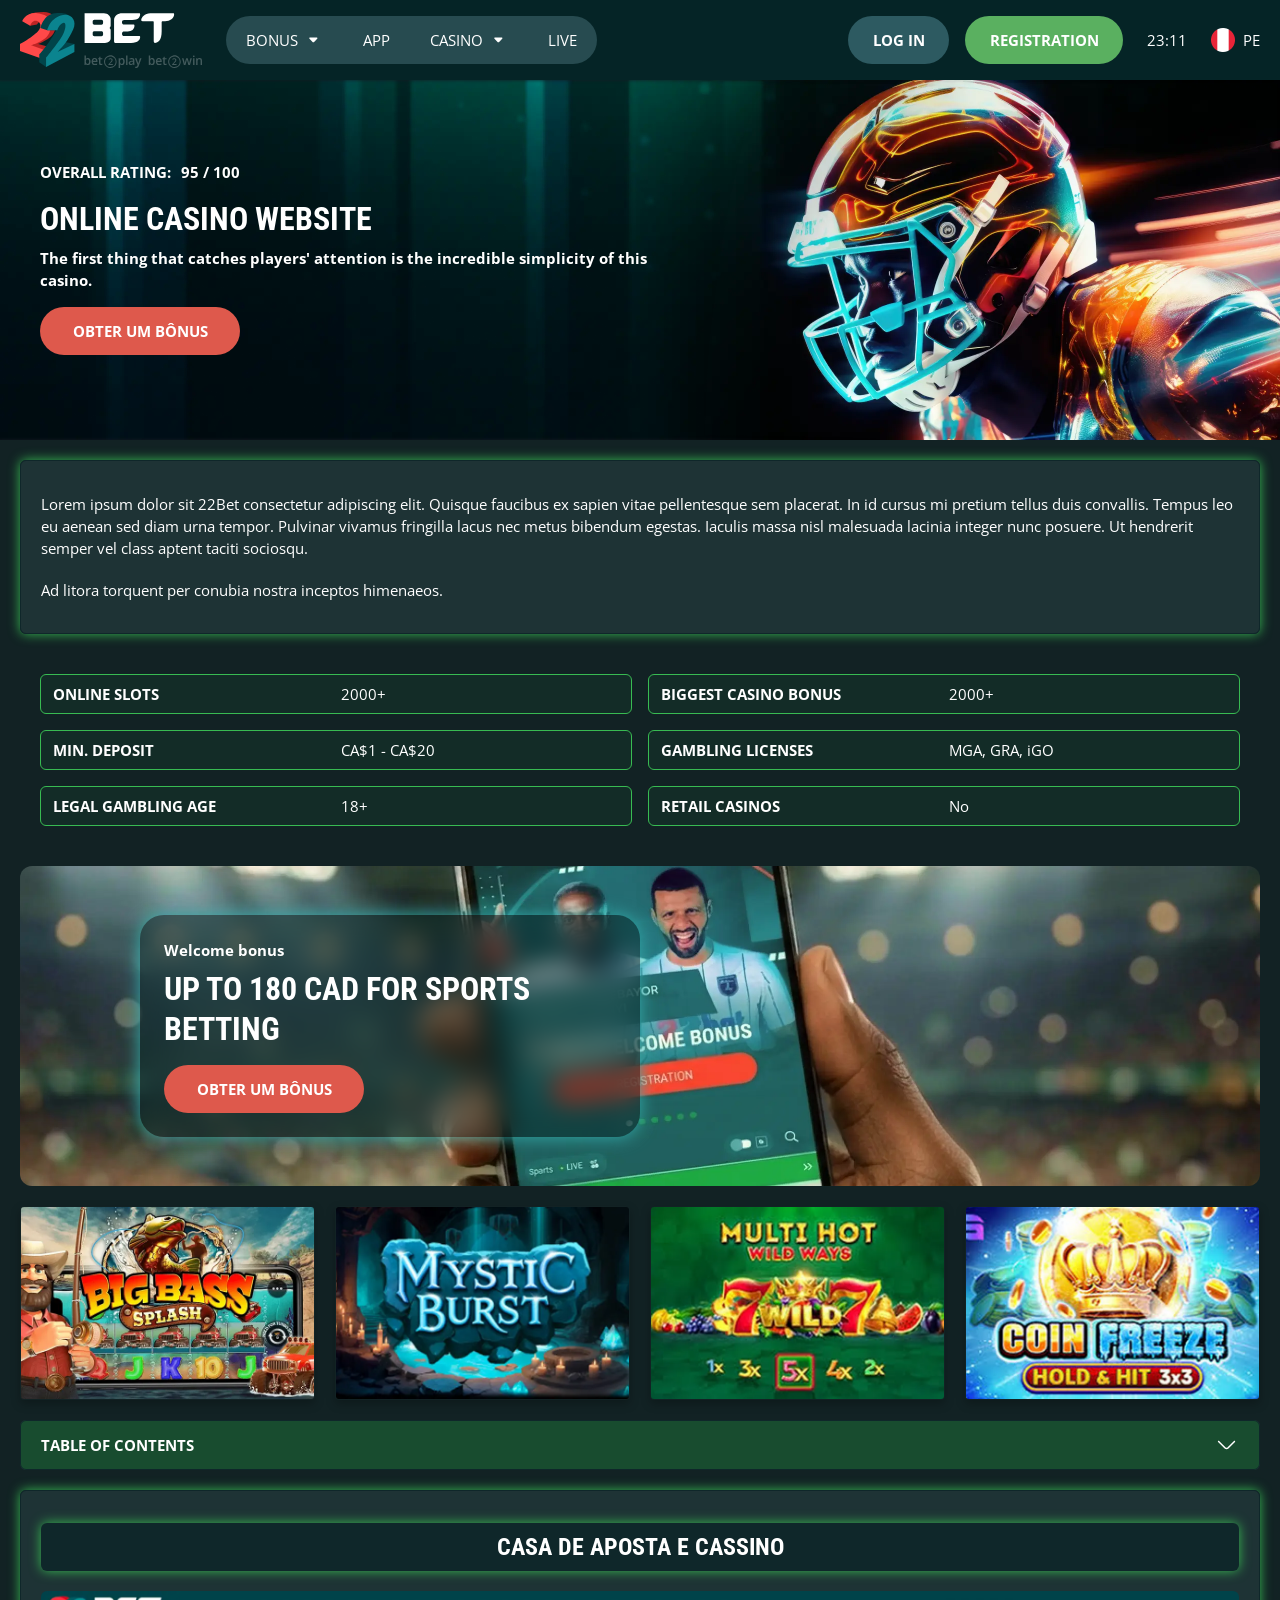
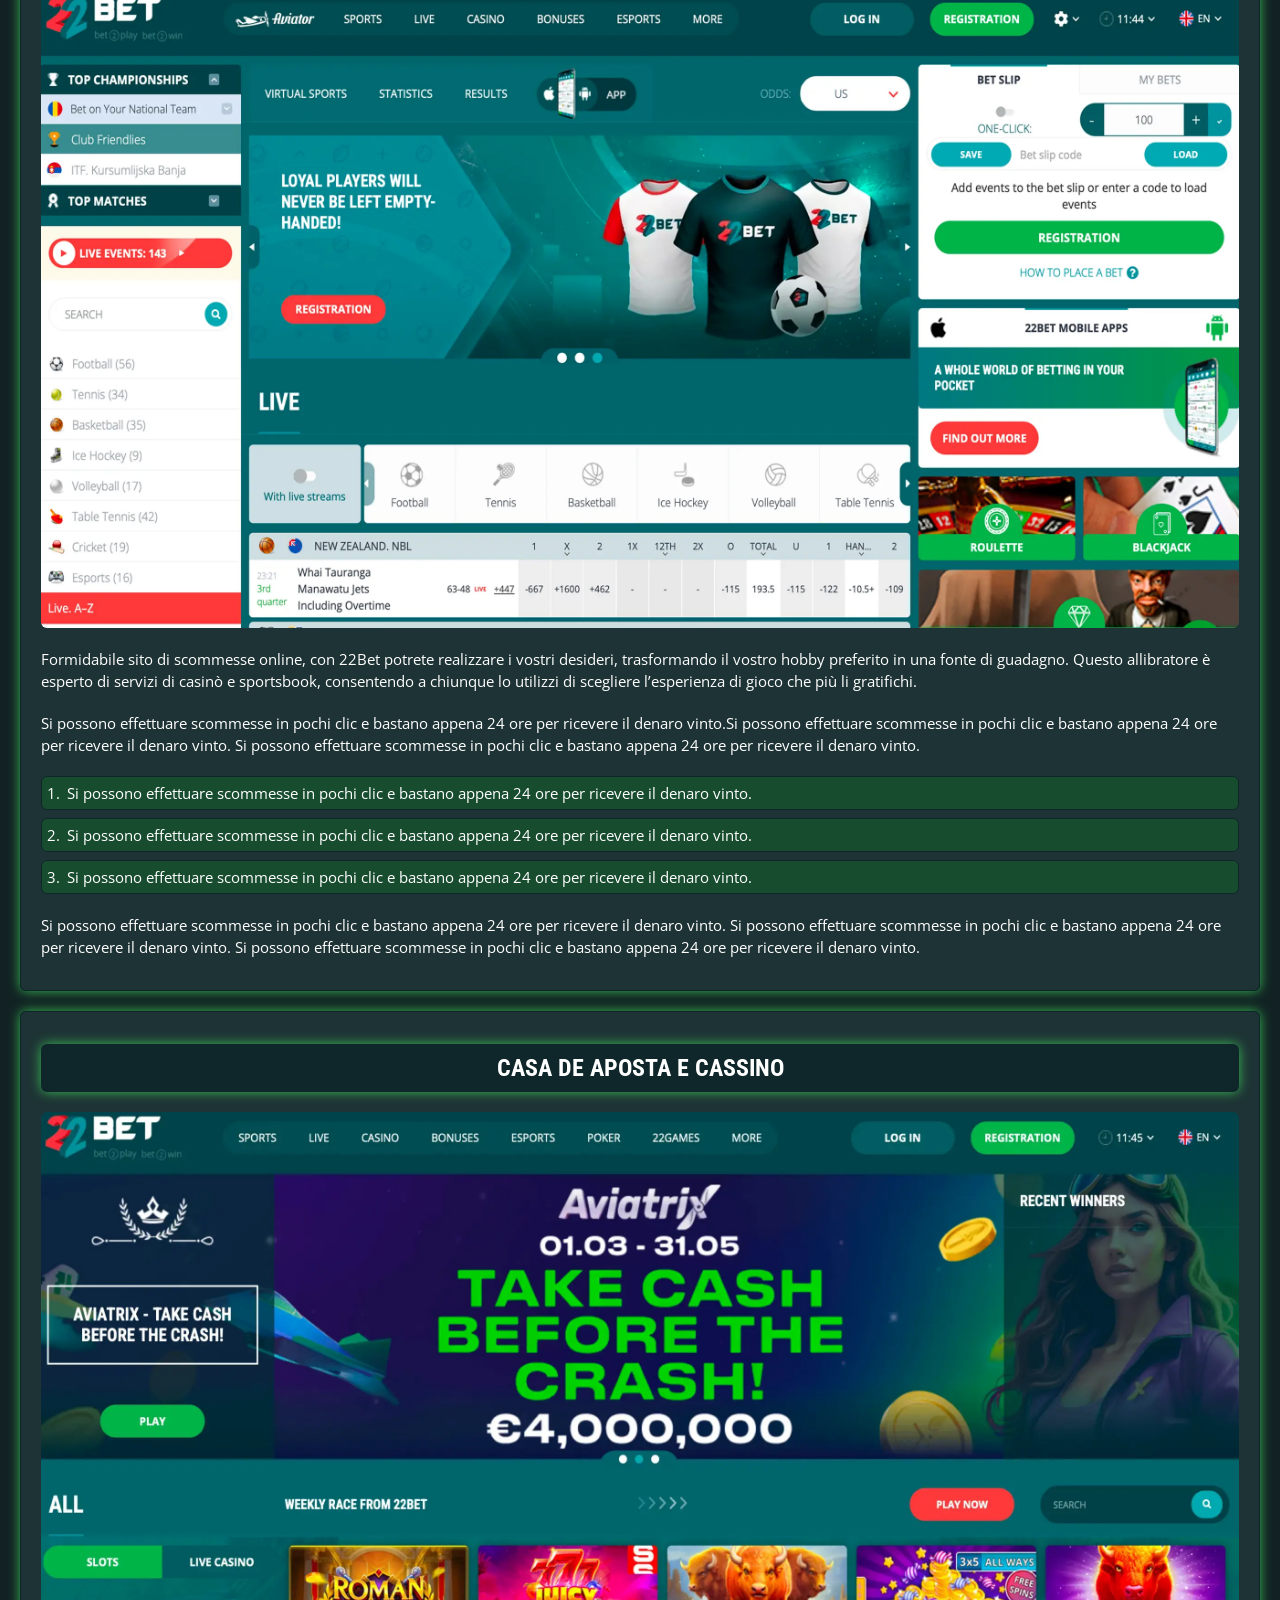
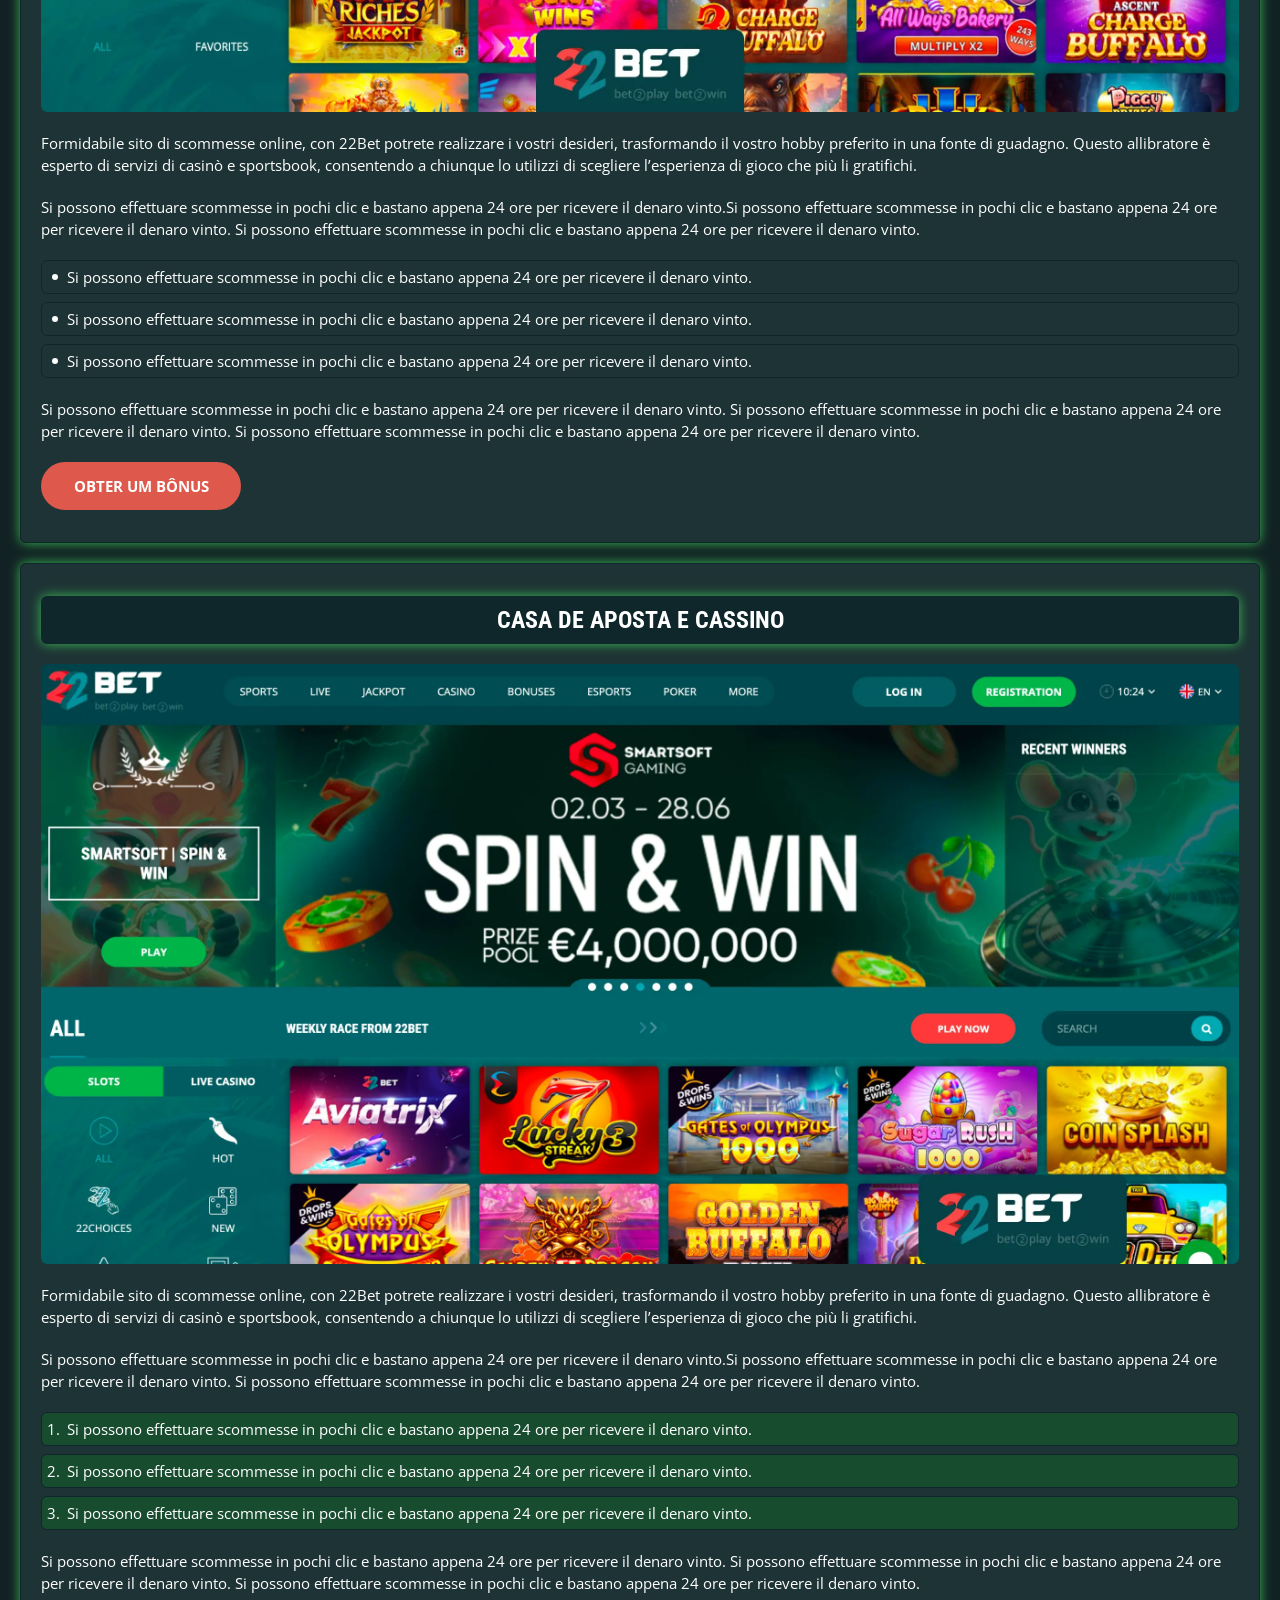
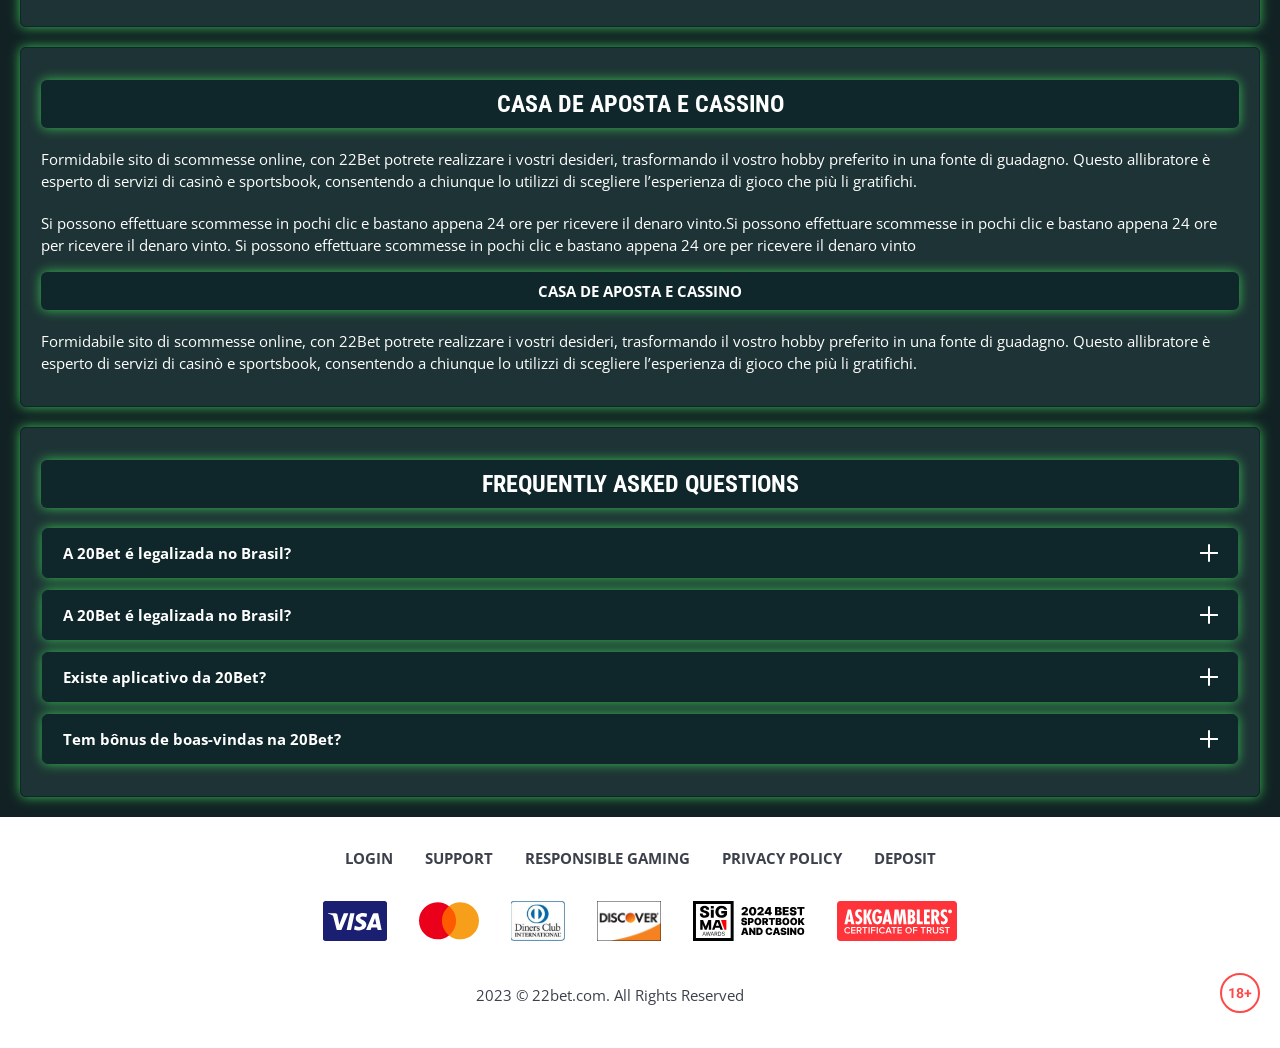
<file: index.html>
<!DOCTYPE html>
<html lang="pe">
  <head>
    <meta charset="UTF-8" />
   
    <meta name="viewport" content="width=device-width, initial-scale=1.0" />
    <title>22Bet </title>
    <meta name="description" content />
    <meta property="og:site_name" content />
    <meta property="og:title" content />
    <meta property="og:type" content="website" />
    <meta property="og:url" content />
    <meta property="og:image" content />
    <meta property="og:image:alt" content />
    <meta property="og:locale" content="pe" />
    <meta property="og:description" content />
    <link rel="preconnect" href="https://fonts.googleapis.com" />
    <link rel="preconnect" href="https://fonts.gstatic.com" crossorigin="anonymous" />
   <link href="https://fonts.googleapis.com/css2?family=Open+Sans:ital,wght@0,300..800;1,300..800&display=swap" rel="stylesheet">
<link href="https://fonts.googleapis.com/css?family=Roboto+Condensed&display=swap" rel="stylesheet">

   <link rel="stylesheet" href="./css/reset.css" />
    <link rel="stylesheet" href="./css/main.css" />
    <link rel="stylesheet" href="./css/media.css"/>
    <link rel="icon" href="./images/Group.png" type="image/x-icon"/>
    <script
    src="https://code.jquery.com/jquery-3.6.1.min.js"
    integrity="sha256-o88AwQnZB+VDvE9tvIXrMQaPlFFSUTR+nldQm1LuPXQ="
    crossorigin="anonymous"
  ></script>
  </head>
  <body>
    <header class="header">
      <section class="content header__content">
        <a href="./index.html" class="logo header__logo"
          ><img src="./images/logo.svg" alt="logo" title
        /></a>
        <button class="header__btn-menu" >
          <svg width="16px" height="16px" viewBox="0 0 16 16" xmlns="http://www.w3.org/2000/svg">
              <rect y="0" width="16" height="3" rx="1.5"></rect>
              <rect y="6.5" width="16" height="3" rx="1.5"></rect>
              <rect y="13" width="16" height="3" rx="1.5"></rect>
            </svg>
        </button>

          <nav class="menu header__menu">
            <ul class="header__menu-list">
                
              <li class="" >
              <div class="header__menu-wrapper">
                <div class="js-button-expander js-button-expander--menu" >
                <a href="./bonus.html" >
                <span>Bonus</span>
              </a>
              </div>
              <div class="header__menu-wrap js-expand-content js-expand-content--menu">
                <ul >
                  <li>
                    <a href="./freeSpins.html">
                    <span>Free Spins</span>
                  </a></li>
                  <li><a href="./promoCode.html">
                    <span>Promo Code</span>
                  </a>
                </li>
                  <li><a href="./welcomeBonus.html">
                    <span>Welcome Bonus</span>
                  </a>
                </li>
                <li><a href="./vip.html">
                    <span>VIP</span>
                  </a>
                </li>
                </ul>
              </div>
              </div>
               <a href="./bonus.html" class="header__menu-item">
                <span>Bonus</span>
              </a>
            </li>
              <li>
                <a href="./app.html">
                 App
                </a>
              </li>
              
              <li class="">
              <div class="header__menu-wrapper">
                <div class="js-button-expander js-button-expander--menu" >
                <a href="./casino.html" >
                <span> Casino</span>
              </a>
              </div>
              <div class="header__menu-wrap js-expand-content js-expand-content--menu">
                <ul >
                  <li>
                    <a href="./slots.html">
                    <span>Slots</span>
                  </a></li>
                 
                </ul>
              </div>
              </div>
               <a href="./casino.html" class="header__menu-item">
                <span>Casino</span>
              </a>
            </li>
               <li>
                <a href="./live.html">
               Live
                </a>
              </li>
              <li>
                    <a href="./freeSpins.html">
                    <span>Free Spins</span>
                  </a></li>
                  <li><a href="./promoCode.html">
                    <span>Promo Code</span>
                  </a>
                </li>
                  <li><a href="./welcomeBonus.html">
                    <span>Welcome Bonus</span>
                  </a>
                </li>
                <li><a href="./vip.html">
                    <span>VIP</span>
                  </a>
                </li>
             <li>
                    <a href="./slots.html">
                    <span>Slots</span>
                  </a></li>
             
             
            </ul>
            <div class="header__button header__button-menu " >
              <a href="#" class="button  button__login-menu">log in</a>
              <a href="#" class="button button__menu">registration</a>
            </div>
           
          </nav>
            <a href="#" class="button button__login">log in</a>
            <a href="#" class="button button__singup">registration</a>
            <div id="clock" class="header__time">00:00</div>
            <a href="#" class="header__flag">
                <span><img src="./images/flag.png" alt="flag" title /></span>
                <span>pe</span>
              </a>
      </section>
    </header>
     <main class="main home main-page">
        <section class=" hero hero__page">
           
            <div class="background">
              <img src="./images/main/bg-main.webp" alt="hero" title />
             
            </div>
            <div class="hero__wrapper">
              <div class="hero__data">
                <div class="hero__rating" >
                  <p>Overall Rating:</p>
                 
                  <span >
                    <span >95</span>
                  <span>/</span> 
                  <span >100</span>
                  
                  </span>
                </div>
                <h1 class="title general hero__title">
                 Online Casino Website
                </h1>
                <p class="hero__text">The first thing that catches players' attention is the incredible simplicity of this casino.</p>
                <a href="#" class="button  hero__button">Obter um Bônus</a>
               
              </div>
             
            </div>
          </section>
      <section class="main__wrap main__wrap-page">
       
       <section class="content__wrapper content__wrapper-page">

         
        
       
          <section class="content article">
            <p>
             Lorem ipsum dolor sit 22Bet consectetur adipiscing elit. Quisque faucibus ex sapien vitae pellentesque sem placerat. In id cursus mi pretium tellus duis convallis. Tempus leo eu aenean sed diam urna tempor. Pulvinar vivamus fringilla lacus nec metus bibendum egestas. Iaculis massa nisl malesuada lacinia integer nunc posuere. Ut hendrerit semper vel class aptent taciti sociosqu.
            </p>
            <p>
             Ad litora torquent per conubia nostra inceptos himenaeos.
            </p>
          </section>
         
            <section class="content features">
           
              <table class="features__table">
               <tbody class="features__group">
                 
                   <tr>
                   <td>Online slots</td>
                   <td>2000+</td>
                  </tr>
                  <tr>
                   <td>Biggest casino bonus</td>
                   <td>2000+</td>
                  </tr>
                  <tr>
                   <td>Min. deposit</td>
                   <td>CA$1 - CA$20</td>
                  </tr>
              
                     <tr>
                     <td>Gambling licenses</td>
                     <td>MGA, GRA, iGO</td>
                   </tr>
                   <tr>
                     <td>Legal gambling age</td>
                     <td>18+</td>
                   </tr>
                   <tr>
                     <td>Retail casinos</td>
                     <td>No</td>
                   </tr>
                
               </tbody>
             </table>
            
         
           </section>  
             <section class="content banner">
            <div class="background banner__background ">
              
              <img src="./images/main/banner-main.webp" alt="banner" title />
              
            </div>
            <div class="banner__info">
              <p class="banner__subtitle">Welcome bonus</p>
              <h2 class="title high banner__title-main">
                  
               up to 180 CAD
for sports betting
              </h2>
            
              <a href="#" class="button banner__button">Obter um Bônus</a>
            </div>
          </section>
           <section class="content casino">
           
              <ul class="casino__list">
                <li class="casino__item">
                    <a href="#">
                      <div class="casino__wrapper">
                      <img class="casino__img" src="./images/main/card-main1.webp" alt="" title>
                    <div class="casino__hover casino__hover-live">
                        
                        <div class="casino-box">
                            
                        <span href="#" class="button  casino__buttons">Play now</span>
                        </div>
                    </div>
                    </div>
                    
                    </a>
                </li>
                <li class="casino__item">
                   <a href="#">
                      <div class="casino__wrapper">
                      <img class="casino__img" src="./images/main/card-main2.webp" alt="" title>
                    <div class="casino__hover casino__hover-live">
                        
                        <div class="casino-box">
                            
                        <span href="#" class="button  casino__buttons">Play now</span>
                        </div>
                    </div>
                    </div>
                    
                    </a>
              </li>
              <li class="casino__item">
                  <a href="#">
                      <div class="casino__wrapper">
                      <img class="casino__img" src="./images/main/card-main3.webp" alt="" title>
                    <div class="casino__hover casino__hover-live">
                        
                        <div class="casino-box">
                            
                        <span href="#" class="button  casino__buttons">Play now</span>
                        </div>
                    </div>
                    </div>
                    
                    </a>
            </li>
             <li class="casino__item">
                  <a href="#">
                      <div class="casino__wrapper">
                      <img class="casino__img" src="./images/main/card-main4.webp" alt="" title>
                    <div class="casino__hover casino__hover-live">
                        
                        <div class="casino-box">
                            
                        <span href="#" class="button  casino__buttons">Play now</span>
                        </div>
                    </div>
                    </div>
                    
                    </a>
            </li>
            
      

              </ul>
         </section>
              <section class="content menu-review__content">
              

            
                <div class="menu__review-desk menu__review-content">Table of Contents</div>
                <ul class="menu__review menu__review-list">
                  <li><a href="#">Casa de Aposta e Cassino</a></li>
                    <li><a href="#">Casa de Aposta e Cassino</a></li>
                      <li><a href="#">Casa de Aposta e Cassino</a></li>
                        <li><a href="#">Casa de Aposta e Cassino</a></li>
                          <li><a href="#">Frequently Asked Questions</a></li>
                 
                </ul>
             
          
          </section>
          
        
          <section class="content article">
            <h2 class="title high article__title">Casa de Aposta e Cassino</h2>
             <div class="images">
              <img src="./images/main/image1-main.webp" alt="banner" title />
            </div>
            <p>
             Formidabile sito di scommesse online, con 22Bet potrete realizzare i vostri desideri, trasformando il vostro hobby preferito in una fonte di guadagno. Questo allibratore è esperto di servizi di casinò e sportsbook, consentendo a chiunque lo utilizzi di scegliere l’esperienza di gioco che più li gratifichi.
            </p>
            <p>
             Si possono effettuare scommesse in pochi clic e bastano appena 24 ore per ricevere il denaro vinto.Si possono effettuare scommesse in pochi clic e bastano appena 24 ore per ricevere il denaro vinto. Si possono effettuare scommesse in pochi clic e bastano appena 24 ore per ricevere il denaro vinto.
            </p>
           <ol>
              <li>Si possono effettuare scommesse in pochi clic e bastano appena 24 ore per ricevere il denaro vinto.</li>
              <li>Si possono effettuare scommesse in pochi clic e bastano appena 24 ore per ricevere il denaro vinto.</li>
              <li>Si possono effettuare scommesse in pochi clic e bastano appena 24 ore per ricevere il denaro vinto.</li>
            </ol>
            <p>Si possono effettuare scommesse in pochi clic e bastano appena 24 ore per ricevere il denaro vinto. Si possono effettuare scommesse in pochi clic e bastano appena 24 ore per ricevere il denaro vinto. Si possono effettuare scommesse in pochi clic e bastano appena 24 ore per ricevere il denaro vinto.</p>
          </section>
           <section class="content article">
            <h2 class="title high article__title">Casa de Aposta e Cassino</h2>
             <div class="images">
              <img src="./images/main/image2-main.webp" alt="banner" title />
            </div>
            <p>
             Formidabile sito di scommesse online, con 22Bet potrete realizzare i vostri desideri, trasformando il vostro hobby preferito in una fonte di guadagno. Questo allibratore è esperto di servizi di casinò e sportsbook, consentendo a chiunque lo utilizzi di scegliere l’esperienza di gioco che più li gratifichi.
            </p>
            <p>
             Si possono effettuare scommesse in pochi clic e bastano appena 24 ore per ricevere il denaro vinto.Si possono effettuare scommesse in pochi clic e bastano appena 24 ore per ricevere il denaro vinto. Si possono effettuare scommesse in pochi clic e bastano appena 24 ore per ricevere il denaro vinto.
            </p>
           <ul>
              <li>Si possono effettuare scommesse in pochi clic e bastano appena 24 ore per ricevere il denaro vinto.</li>
              <li>Si possono effettuare scommesse in pochi clic e bastano appena 24 ore per ricevere il denaro vinto.</li>
              <li>Si possono effettuare scommesse in pochi clic e bastano appena 24 ore per ricevere il denaro vinto.</li>
            </ul>
            <p>Si possono effettuare scommesse in pochi clic e bastano appena 24 ore per ricevere il denaro vinto. Si possono effettuare scommesse in pochi clic e bastano appena 24 ore per ricevere il denaro vinto. Si possono effettuare scommesse in pochi clic e bastano appena 24 ore per ricevere il denaro vinto.</p>
         <a href="#" class="button">Obter um Bônus</a>
          </section>
           <section class="content article">
            <h2 class="title high article__title">Casa de Aposta e Cassino</h2>
             <div class="images">
              <img src="./images/main/image3-main.webp" alt="banner" title />
            </div>
            <p>
             Formidabile sito di scommesse online, con 22Bet potrete realizzare i vostri desideri, trasformando il vostro hobby preferito in una fonte di guadagno. Questo allibratore è esperto di servizi di casinò e sportsbook, consentendo a chiunque lo utilizzi di scegliere l’esperienza di gioco che più li gratifichi.
            </p>
            <p>
             Si possono effettuare scommesse in pochi clic e bastano appena 24 ore per ricevere il denaro vinto.Si possono effettuare scommesse in pochi clic e bastano appena 24 ore per ricevere il denaro vinto. Si possono effettuare scommesse in pochi clic e bastano appena 24 ore per ricevere il denaro vinto.
            </p>
           <ol>
              <li>Si possono effettuare scommesse in pochi clic e bastano appena 24 ore per ricevere il denaro vinto.</li>
              <li>Si possono effettuare scommesse in pochi clic e bastano appena 24 ore per ricevere il denaro vinto.</li>
              <li>Si possono effettuare scommesse in pochi clic e bastano appena 24 ore per ricevere il denaro vinto.</li>
            </ol>
            <p>Si possono effettuare scommesse in pochi clic e bastano appena 24 ore per ricevere il denaro vinto. Si possono effettuare scommesse in pochi clic e bastano appena 24 ore per ricevere il denaro vinto. Si possono effettuare scommesse in pochi clic e bastano appena 24 ore per ricevere il denaro vinto.</p>
          </section>
           <section class="content article">
            <h2 class="title high article__title">Casa de Aposta e Cassino</h2>
            <p>Formidabile sito di scommesse online, con 22Bet potrete realizzare i vostri desideri, trasformando il vostro hobby preferito in una fonte di guadagno. Questo allibratore è esperto di servizi di casinò e sportsbook, consentendo a chiunque lo utilizzi di scegliere l’esperienza di gioco che più li gratifichi.</p>
            <p>Si possono effettuare scommesse in pochi clic e bastano appena 24 ore per ricevere il denaro vinto.Si possono effettuare scommesse in pochi clic e bastano appena 24 ore per ricevere il denaro vinto. Si possono effettuare scommesse in pochi clic e bastano appena 24 ore per ricevere il denaro vinto</p>
            <h3>Casa de Aposta e Cassino</h3>
            <p>Formidabile sito di scommesse online, con 22Bet potrete realizzare i vostri desideri, trasformando il vostro hobby preferito in una fonte di guadagno. Questo allibratore è esperto di servizi di casinò e sportsbook, consentendo a chiunque lo utilizzi di scegliere l’esperienza di gioco che più li gratifichi.</p>
           </section>

          <section class="content faq">
            <h2 class="title high faq__title">Frequently Asked Questions</h2>
            <ul class="faq__list " >
              <li class="faq__item"  >
                <h3 class="title medium faq__subtitle js-button-expander js-button-expander--faq"  >A 20Bet é legalizada no Brasil?
                 </h3>
                <div  class="faq__answer js-expand-content js-expand-content--faq" >
                  <p  >
                    Sim, a casa de apostas tem licença emitida por Curaçao, que é reconhecida no Brasil e a permite atuar por aqui.
                  </p>
                </div>
              </li>
              <li class="faq__item"  >
                <h3 class="title medium faq__subtitle js-button-expander js-button-expander--faq"  >A 20Bet é legalizada no Brasil?</h3>
                <div class="faq__answer js-expand-content js-expand-content--faq" >
                  <p  >
                    Sim, a casa de apostas tem licença emitida por Curaçao, que é reconhecida no Brasil e a permite atuar por aqui.
                  </p>
                </div>
              </li> 
              <li class="faq__item"  >
                <h3 class="title medium faq__subtitle js-button-expander js-button-expander--faq"  >Existe aplicativo da 20Bet?</h3>
                <div class="faq__answer js-expand-content js-expand-content--faq" >
                  <p  >
                   Sim, disponível para sistemas operacionais iOS e Android.
                  </p>
                </div>
              </li> 
              <li class="faq__item"  >
                <h3 class="title medium faq__subtitle js-button-expander js-button-expander--faq"  >Tem bônus de boas-vindas na 20Bet?</h3>
                <div class="faq__answer js-expand-content js-expand-content--faq" >
                  <p  >
                   O pacote especial para novos usuários da 20Bet paga 100% sobre o primeiro depósito, com limite de 600 BRL.
                  </p>
                </div>
              </li> 
             
            </ul>
          </section>
          
        </section> 
      
        <div class=""  onclick="scrollToTop()">
          <button class="main__arrow" id="scrollToTopBtn"></button>
        </div> 
        
      </section>
    </main> 
     <footer class=" footer ">
      <section class="content footer__content">
        <ul class="footer__menu">
         <li><a href="./login.html">Login</a></li>
         <li><a href="./support.html">Support</a></li>
         <li><a href="./responsible.html">Responsible Gaming</a></li>
         <li><a href="./policy.html">Privacy Policy</a></li>
         <li><a href="./deposit.html">Deposit</a></li>
        </ul>
       
          <ul class="footer__cards-list">
           
            <li>
              <a href="#"
                ><img src="./images/visa.svg" alt="cardvisa" title
              /></a>
            </li>
            <li>
              <a href="#"
                ><img
                  src="./images/mastercard.svg"
                  alt="mastercard"
                  title
              /></a>
            </li>
            <li>
                <a href="#"
                  ><img src="./images/diners.svg" alt="diners" title
                /></a>
              </li>
              <li>
                <a href="#"
                  ><img src="./images/discover.svg" alt="discover" title
                /></a>
              </li>
              <li>
                <a href="#"
                  ><img src="./images/sigma.svg" alt="sigma" title
                /></a>
              </li>
              <li>
                <a href="#"
                  ><img src="./images/ask.svg" alt="ask" title
                /></a>
              </li>
            
          </ul>
       
        <div class="footer__wrapp">
          <div class="footer__text">
           
            <p>2023 &copy; 22bet.com. All Rights Reserved
</p>
           
          </div>
          <div class="footer__age">
            <img src="./images/age.svg" alt="age" title />
          </div>
        </div>
      
      </section>
    </footer>
    <script src="./js/arrowUp.js" defer></script>
    <script src="./js/sidebar.js" defer></script>
    <script src="./js/expander.js" defer></script>
    <script src="./js/mobile-menu.js" defer></script>
    <script src="./js/clock.js" defer></script>
  </body>
</html>
</file>
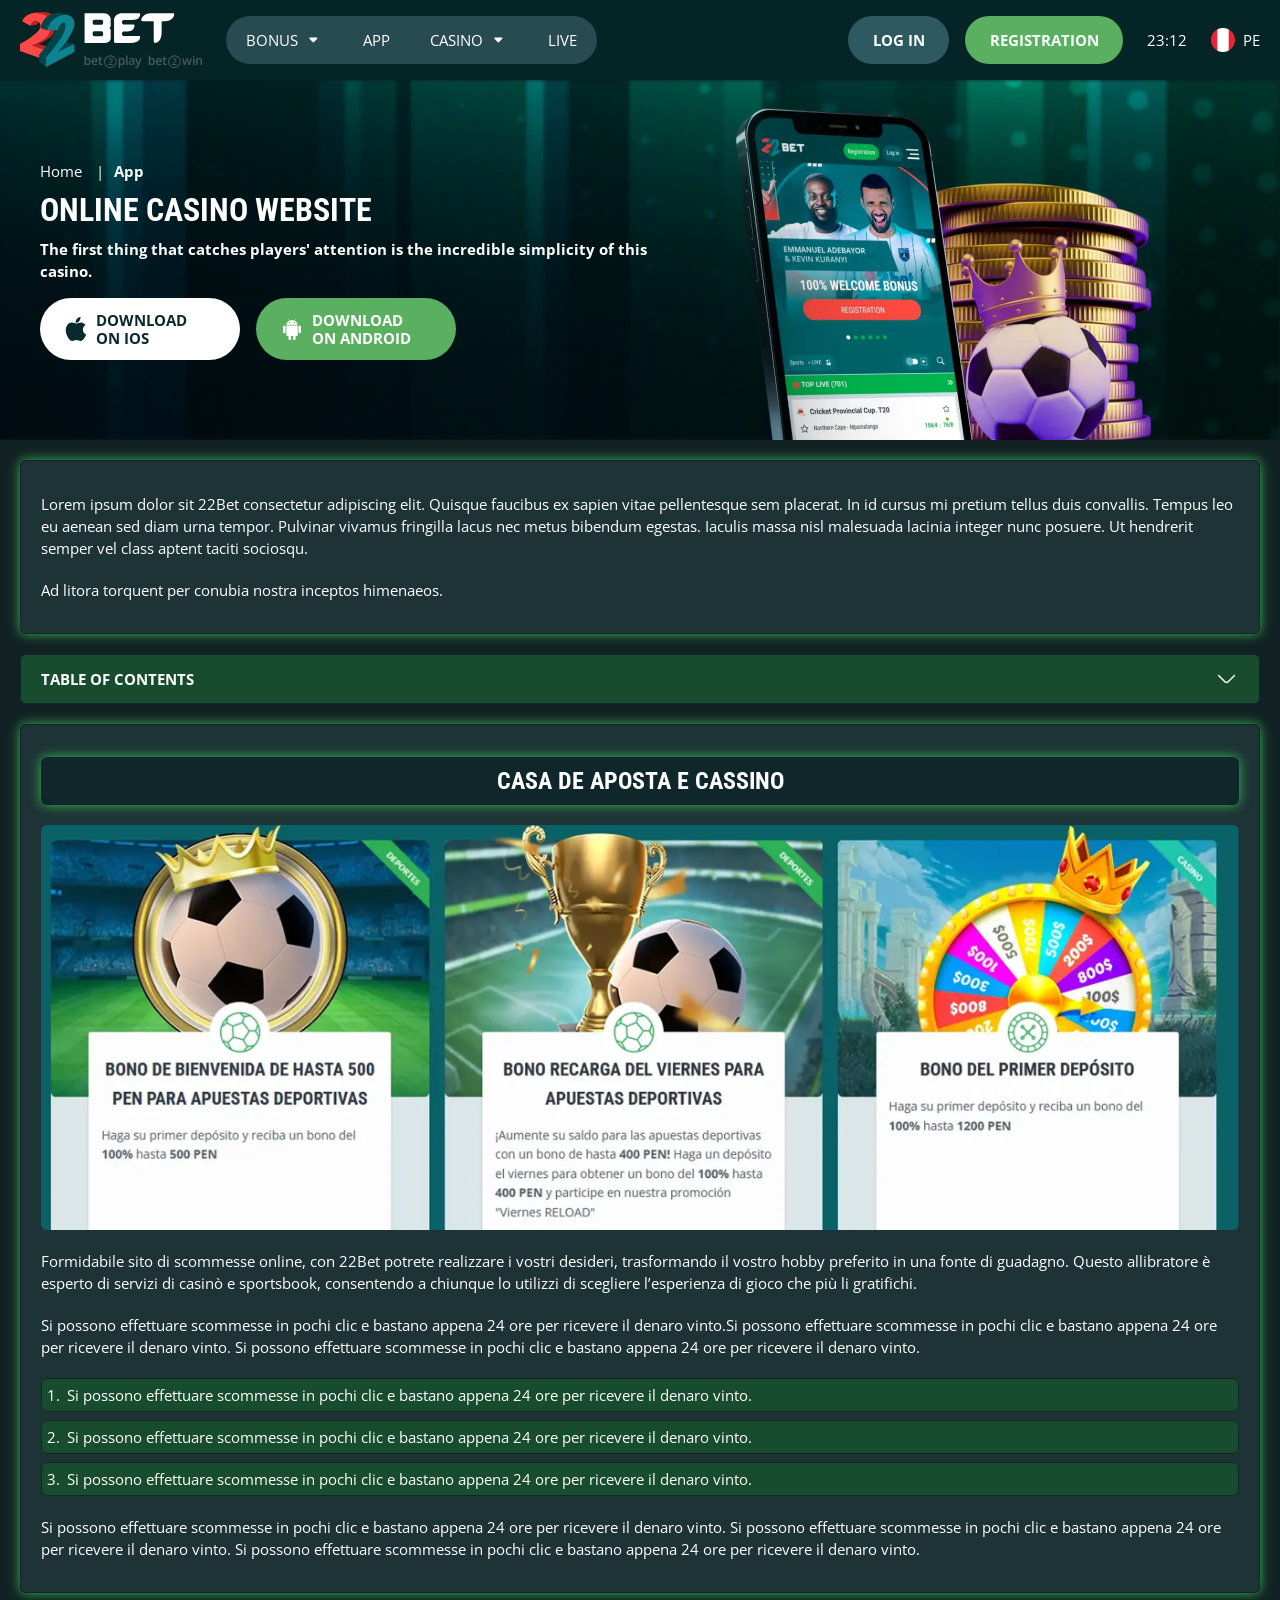
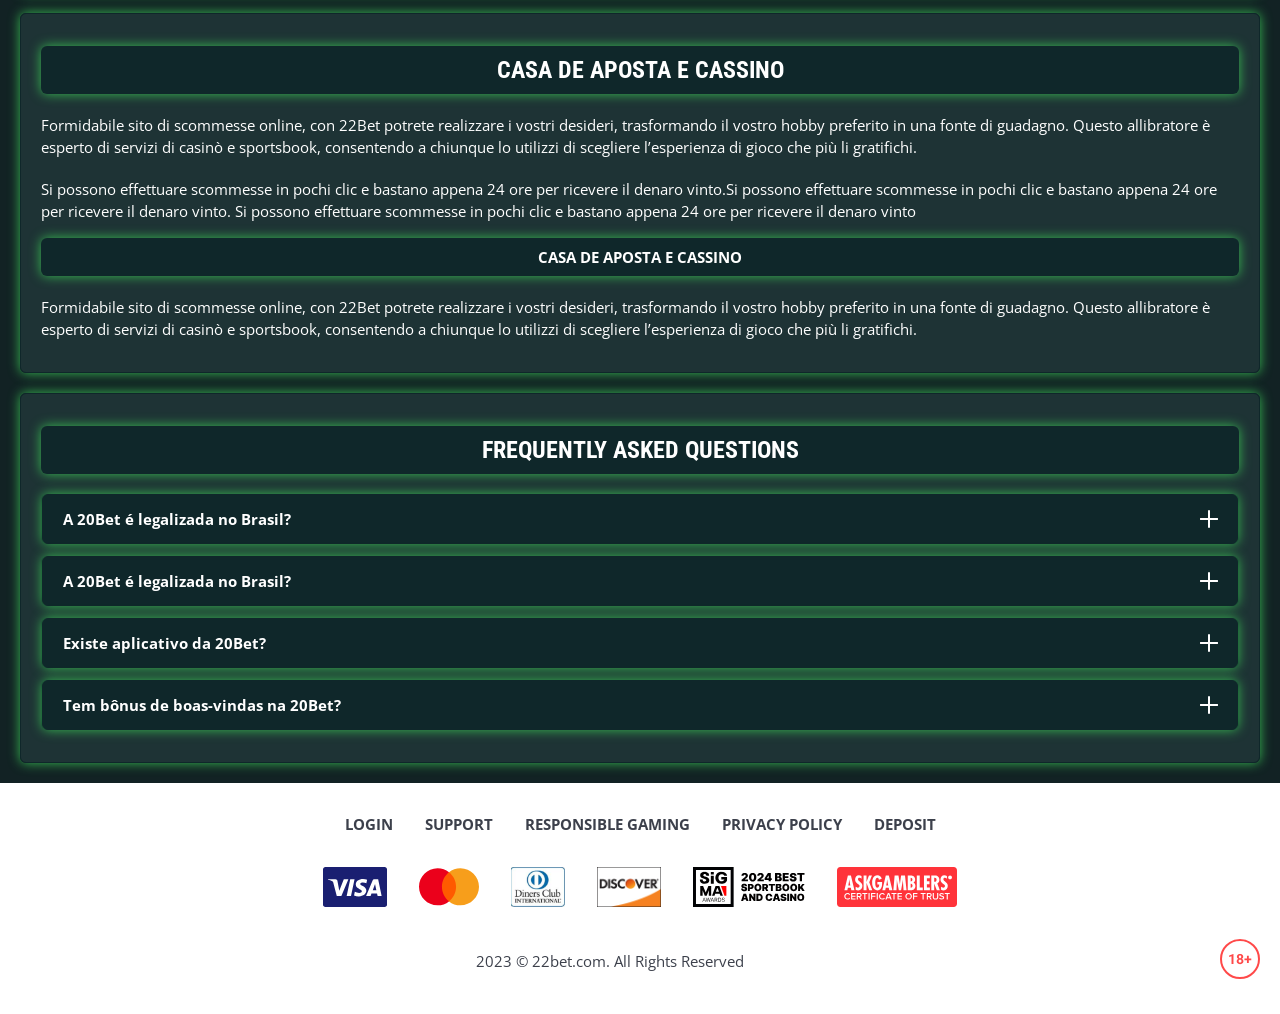
<file: app.html>
<!DOCTYPE html>
<html lang="pe">
  <head>
    <meta charset="UTF-8" />
   
    <meta name="viewport" content="width=device-width, initial-scale=1.0" />
    <title>22Bet </title>
    <meta name="description" content />
    <meta property="og:site_name" content />
    <meta property="og:title" content />
    <meta property="og:type" content="website" />
    <meta property="og:url" content />
    <meta property="og:image" content />
    <meta property="og:image:alt" content />
    <meta property="og:locale" content="pe" />
    <meta property="og:description" content />
    <link rel="preconnect" href="https://fonts.googleapis.com" />
    <link rel="preconnect" href="https://fonts.gstatic.com" crossorigin="anonymous" />
   <link href="https://fonts.googleapis.com/css2?family=Open+Sans:ital,wght@0,300..800;1,300..800&display=swap" rel="stylesheet">
<link href="https://fonts.googleapis.com/css?family=Roboto+Condensed&display=swap" rel="stylesheet">

   <link rel="stylesheet" href="./css/reset.css" />
    <link rel="stylesheet" href="./css/main.css" />
    <link rel="stylesheet" href="./css/media.css"/>
    <link rel="icon" href="./images/Group.png" type="image/x-icon"/>
    <script
    src="https://code.jquery.com/jquery-3.6.1.min.js"
    integrity="sha256-o88AwQnZB+VDvE9tvIXrMQaPlFFSUTR+nldQm1LuPXQ="
    crossorigin="anonymous"
  ></script>
  </head>
  <body>
    <header class="header">
      <section class="content header__content">
        <a href="./index.html" class="logo header__logo"
          ><img src="./images/logo.svg" alt="logo" title
        /></a>
        <button class="header__btn-menu" >
          <svg width="16px" height="16px" viewBox="0 0 16 16" xmlns="http://www.w3.org/2000/svg">
              <rect y="0" width="16" height="3" rx="1.5"></rect>
              <rect y="6.5" width="16" height="3" rx="1.5"></rect>
              <rect y="13" width="16" height="3" rx="1.5"></rect>
            </svg>
        </button>

          <nav class="menu header__menu">
            <ul class="header__menu-list">
                
              <li class="">
              <div class="header__menu-wrapper">
                <div class="js-button-expander js-button-expander--menu" >
                <a href="./bonus.html" >
                <span>Bonus</span>
              </a>
              </div>
              <div class="header__menu-wrap js-expand-content js-expand-content--menu">
                <ul >
                  <li>
                    <a href="./freeSpins.html">
                    <span>Free Spins</span>
                  </a></li>
                  <li><a href="./promoCode.html">
                    <span>Promo Code</span>
                  </a>
                </li>
                  <li><a href="./welcomeBonus.html">
                    <span>Welcome Bonus</span>
                  </a>
                </li>
                <li><a href="./vip.html">
                    <span>VIP</span>
                  </a>
                </li>
                </ul>
              </div>
              </div>
               <a href="./bonus.html" class="header__menu-item">
                <span>Bonus</span>
              </a>
            </li>
              <li>
                <a href="./app.html">
                 App
                </a>
              </li>
              
              <li class="">
              <div class="header__menu-wrapper">
                <div class="js-button-expander js-button-expander--menu" >
                <a href="./casino.html" >
                <span> Casino</span>
              </a>
              </div>
              <div class="header__menu-wrap js-expand-content js-expand-content--menu">
                <ul >
                  <li>
                    <a href="./slots.html">
                    <span>Slots</span>
                  </a></li>
                 
                </ul>
              </div>
              </div>
               <a href="./casino.html" class="header__menu-item">
                <span>Casino</span>
              </a>
            </li>
               <li>
                <a href="./live.html">
               Live
                </a>
              </li>
              <li>
                    <a href="./freeSpins.html">
                    <span>Free Spins</span>
                  </a></li>
                  <li><a href="./promoCode.html">
                    <span>Promo Code</span>
                  </a>
                </li>
                  <li><a href="./welcomeBonus.html">
                    <span>Welcome Bonus</span>
                  </a>
                </li>
                <li><a href="./vip.html">
                    <span>VIP</span>
                  </a>
                </li>
             <li>
                    <a href="./slots.html">
                    <span>Slots</span>
                  </a></li>
             
             
            </ul>
            <div class="header__button header__button-menu " >
              <a href="#" class="button  button__login-menu">log in</a>
              <a href="#" class="button button__menu">registration</a>
            </div>
           
          </nav>
            <a href="#" class="button button__login">log in</a>
            <a href="#" class="button button__singup">registration</a>
            <div id="clock" class="header__time">00:00</div>
            <a href="#" class="header__flag">
                <span><img src="./images/flag.png" alt="flag" title /></span>
                <span>pe</span>
              </a>
      </section>
    </header>
     <main class="main home main-page">
        <section class=" hero hero__page hero__page-app">
           
            <div class="background background-page">
              <img src="./images/app/bg-app.webp" alt="hero" title />
              
            </div>
            <div class="hero__wrapper hero__wrapper-page">
              <div class="hero__data hero__data-app">
                <ul
                class="breadcrumbs "
                
              >
                <li
                  
                >
                  <a href="/" >
                    <span >Home</span></a
                  >
                 
                </li>
                <li
                  
                >
                  <a href="#" > <span >App</span></a>
                 
                </li>
              </ul>
                <h1 class="title general hero__title">
                  Online Casino Website
                </h1>
                 <p class="hero__text">The first thing that catches players' attention is the incredible simplicity of this casino.</p>
               
              <div class="banner__content banner__content-app">
             
                  <a href="#" class="banner__btn banner__btn-app">
                    <img src="./images/app/apple.svg" alt="icon" title>
                   Download </br>
on iOS
                  </a>
                  <a href="#" class="banner__btn banner__btn-android"
                    > <img src="./images/main/android-app.svg" alt="icon" title>Download </br>
on Android</a
                  >
                </div>
              </div>
             
            </div>
          </section>
      <section class="main__wrap main__wrap-page">
       
       <section class="content__wrapper content__wrapper-page">

         
        
       
          <section class="content article">
            <p>
             Lorem ipsum dolor sit 22Bet consectetur adipiscing elit. Quisque faucibus ex sapien vitae pellentesque sem placerat. In id cursus mi pretium tellus duis convallis. Tempus leo eu aenean sed diam urna tempor. Pulvinar vivamus fringilla lacus nec metus bibendum egestas. Iaculis massa nisl malesuada lacinia integer nunc posuere. Ut hendrerit semper vel class aptent taciti sociosqu.
            </p>
            <p>
             Ad litora torquent per conubia nostra inceptos himenaeos.
            </p>
          </section>
         
              <section class="content menu-review__content">
              

            
                <div class="menu__review-desk menu__review-content">Table of Contents</div>
                <ul class="menu__review menu__review-list">
                  <li><a href="#">Casa de Aposta e Cassino</a></li>
                    <li><a href="#">Casa de Aposta e Cassino</a></li>
                      <li><a href="#">Casa de Aposta e Cassino</a></li>
                        <li><a href="#">Casa de Aposta e Cassino</a></li>
                          <li><a href="#">Frequently Asked Questions</a></li>
                 
                </ul>
             
          
          </section>
          
        
          <section class="content article">
            <h2 class="title high article__title">Casa de Aposta e Cassino</h2>
             <div class="images">
              <img src="./images/app/image1-app.webp" alt="banner" title />
            </div>
            <p>
             Formidabile sito di scommesse online, con 22Bet potrete realizzare i vostri desideri, trasformando il vostro hobby preferito in una fonte di guadagno. Questo allibratore è esperto di servizi di casinò e sportsbook, consentendo a chiunque lo utilizzi di scegliere l’esperienza di gioco che più li gratifichi.
            </p>
            <p>
             Si possono effettuare scommesse in pochi clic e bastano appena 24 ore per ricevere il denaro vinto.Si possono effettuare scommesse in pochi clic e bastano appena 24 ore per ricevere il denaro vinto. Si possono effettuare scommesse in pochi clic e bastano appena 24 ore per ricevere il denaro vinto.
            </p>
           <ol>
              <li>Si possono effettuare scommesse in pochi clic e bastano appena 24 ore per ricevere il denaro vinto.</li>
              <li>Si possono effettuare scommesse in pochi clic e bastano appena 24 ore per ricevere il denaro vinto.</li>
              <li>Si possono effettuare scommesse in pochi clic e bastano appena 24 ore per ricevere il denaro vinto.</li>
            </ol>
            <p>Si possono effettuare scommesse in pochi clic e bastano appena 24 ore per ricevere il denaro vinto. Si possono effettuare scommesse in pochi clic e bastano appena 24 ore per ricevere il denaro vinto. Si possono effettuare scommesse in pochi clic e bastano appena 24 ore per ricevere il denaro vinto.</p>
          </section>
         
         
           <section class="content article">
            <h2 class="title high article__title">Casa de Aposta e Cassino</h2>
            <p>Formidabile sito di scommesse online, con 22Bet potrete realizzare i vostri desideri, trasformando il vostro hobby preferito in una fonte di guadagno. Questo allibratore è esperto di servizi di casinò e sportsbook, consentendo a chiunque lo utilizzi di scegliere l’esperienza di gioco che più li gratifichi.</p>
            <p>Si possono effettuare scommesse in pochi clic e bastano appena 24 ore per ricevere il denaro vinto.Si possono effettuare scommesse in pochi clic e bastano appena 24 ore per ricevere il denaro vinto. Si possono effettuare scommesse in pochi clic e bastano appena 24 ore per ricevere il denaro vinto</p>
            <h3>Casa de Aposta e Cassino</h3>
            <p>Formidabile sito di scommesse online, con 22Bet potrete realizzare i vostri desideri, trasformando il vostro hobby preferito in una fonte di guadagno. Questo allibratore è esperto di servizi di casinò e sportsbook, consentendo a chiunque lo utilizzi di scegliere l’esperienza di gioco che più li gratifichi.</p>
           </section>

          <section class="content faq">
            <h2 class="title high faq__title">Frequently Asked Questions</h2>
            <ul class="faq__list " >
              <li class="faq__item"  >
                <h3 class="title medium faq__subtitle js-button-expander js-button-expander--faq"  >A 20Bet é legalizada no Brasil?
                 </h3>
                <div  class="faq__answer js-expand-content js-expand-content--faq" >
                  <p  >
                    Sim, a casa de apostas tem licença emitida por Curaçao, que é reconhecida no Brasil e a permite atuar por aqui.
                  </p>
                </div>
              </li>
              <li class="faq__item"  >
                <h3 class="title medium faq__subtitle js-button-expander js-button-expander--faq"  >A 20Bet é legalizada no Brasil?</h3>
                <div class="faq__answer js-expand-content js-expand-content--faq" >
                  <p  >
                    Sim, a casa de apostas tem licença emitida por Curaçao, que é reconhecida no Brasil e a permite atuar por aqui.
                  </p>
                </div>
              </li> 
              <li class="faq__item"  >
                <h3 class="title medium faq__subtitle js-button-expander js-button-expander--faq"  >Existe aplicativo da 20Bet?</h3>
                <div class="faq__answer js-expand-content js-expand-content--faq" >
                  <p  >
                   Sim, disponível para sistemas operacionais iOS e Android.
                  </p>
                </div>
              </li> 
              <li class="faq__item"  >
                <h3 class="title medium faq__subtitle js-button-expander js-button-expander--faq"  >Tem bônus de boas-vindas na 20Bet?</h3>
                <div class="faq__answer js-expand-content js-expand-content--faq" >
                  <p  >
                   O pacote especial para novos usuários da 20Bet paga 100% sobre o primeiro depósito, com limite de 600 BRL.
                  </p>
                </div>
              </li> 
             
            </ul>
          </section>
          
        </section> 
      
        <div class=""  onclick="scrollToTop()">
          <button class="main__arrow" id="scrollToTopBtn"></button>
        </div> 
        
      </section>
    </main> 
 <footer class=" footer ">
      <section class="content footer__content">
        <ul class="footer__menu">
         <li><a href="./login.html">Login</a></li>
         <li><a href="./support.html">Support</a></li>
         <li><a href="./responsible.html">Responsible Gaming</a></li>
         <li><a href="./policy.html">Privacy Policy</a></li>
         <li><a href="./deposit.html">Deposit</a></li>
        </ul>
       
          <ul class="footer__cards-list">
           
            <li>
              <a href="#"
                ><img src="./images/visa.svg" alt="cardvisa" title
              /></a>
            </li>
            <li>
              <a href="#"
                ><img
                  src="./images/mastercard.svg"
                  alt="mastercard"
                  title
              /></a>
            </li>
            <li>
                <a href="#"
                  ><img src="./images/diners.svg" alt="diners" title
                /></a>
              </li>
              <li>
                <a href="#"
                  ><img src="./images/discover.svg" alt="discover" title
                /></a>
              </li>
              <li>
                <a href="#"
                  ><img src="./images/sigma.svg" alt="sigma" title
                /></a>
              </li>
              <li>
                <a href="#"
                  ><img src="./images/ask.svg" alt="ask" title
                /></a>
              </li>
            
          </ul>
       
        <div class="footer__wrapp">
          <div class="footer__text">
           
            <p>2023 &copy; 22bet.com. All Rights Reserved
</p>
           
          </div>
          <div class="footer__age">
            <img src="./images/age.svg" alt="age" title />
          </div>
        </div>
      
      </section>
    </footer>
    <script src="./js/arrowUp.js" defer></script>
    <script src="./js/sidebar.js" defer></script>
    <script src="./js/expander.js" defer></script>
    <script src="./js/mobile-menu.js" defer></script>
    <script src="./js/clock.js" defer></script>
  </body>
</html>
</file>
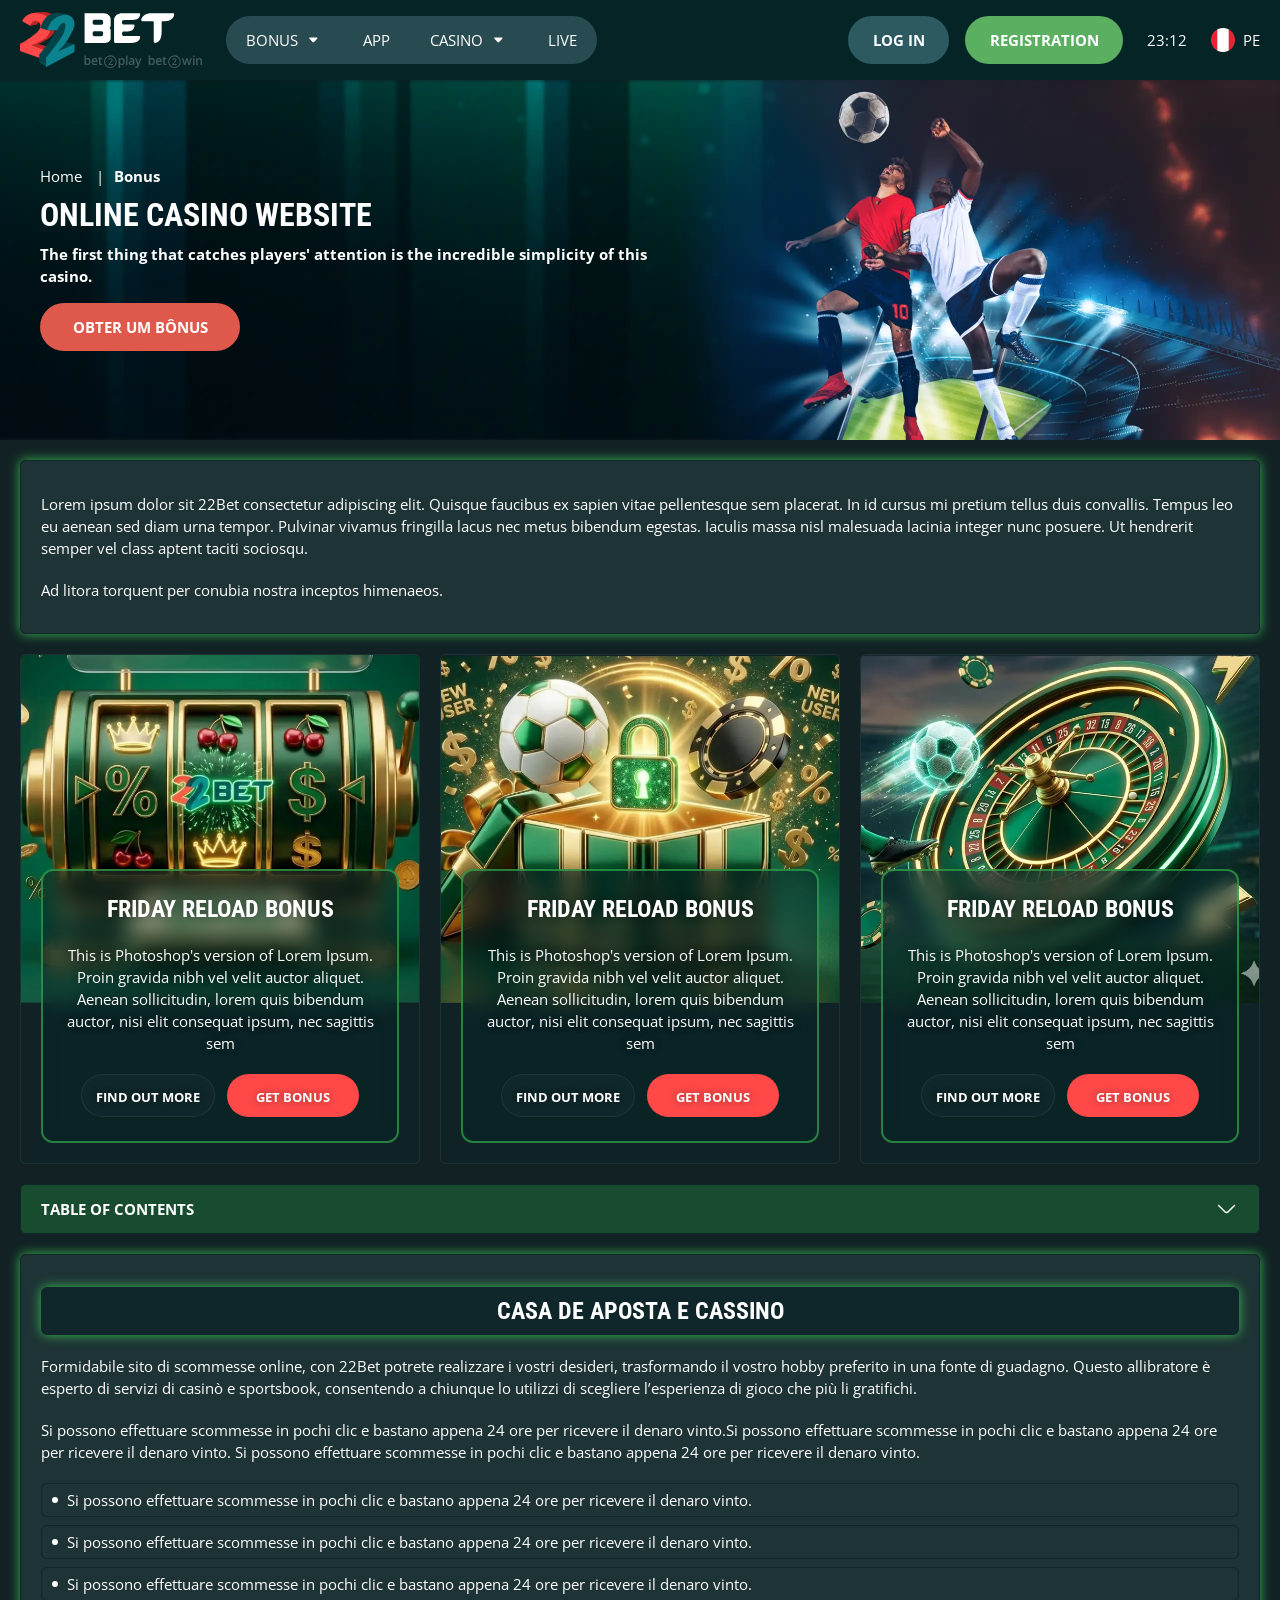
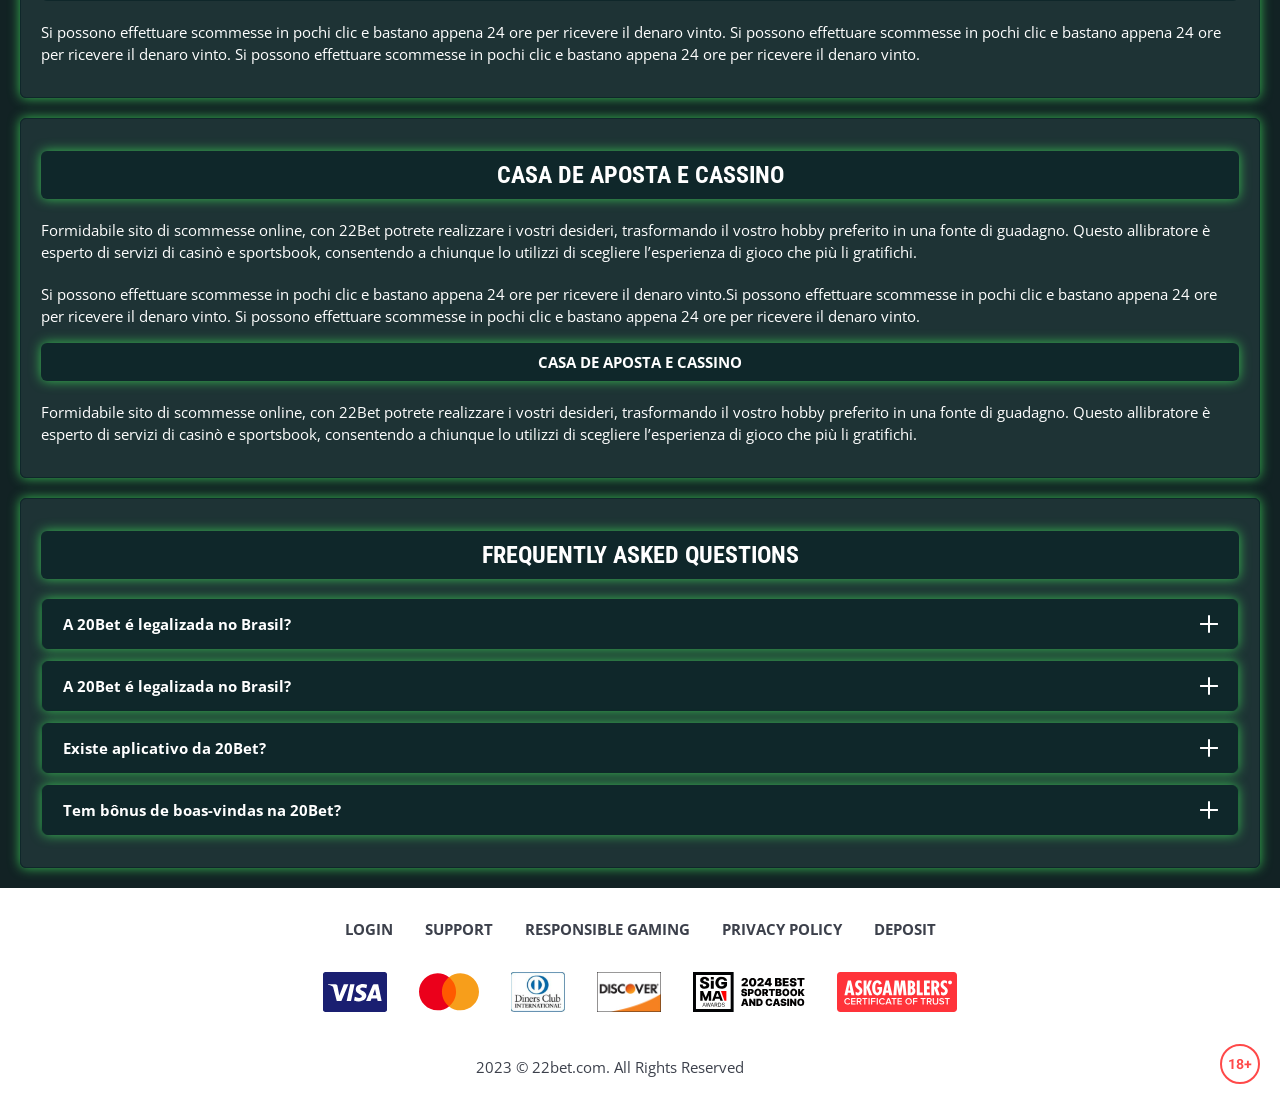
<file: bonus.html>
<!DOCTYPE html>
<html lang="pe">
  <head>
    <meta charset="UTF-8" />
   
    <meta name="viewport" content="width=device-width, initial-scale=1.0" />
    <title>22Bet </title>
    <meta name="description" content />
    <meta property="og:site_name" content />
    <meta property="og:title" content />
    <meta property="og:type" content="website" />
    <meta property="og:url" content />
    <meta property="og:image" content />
    <meta property="og:image:alt" content />
    <meta property="og:locale" content="pe" />
    <meta property="og:description" content />
    <link rel="preconnect" href="https://fonts.googleapis.com" />
    <link rel="preconnect" href="https://fonts.gstatic.com" crossorigin="anonymous" />
    
   <link href="https://fonts.googleapis.com/css2?family=Open+Sans:ital,wght@0,300..800;1,300..800&display=swap" rel="stylesheet">
<link href="https://fonts.googleapis.com/css?family=Roboto+Condensed&display=swap" rel="stylesheet">

    <link rel="stylesheet" href="./css/reset.css" />
    <link rel="stylesheet" href="./css/main.css" />
    <link rel="stylesheet" href="./css/media.css"/>
    <link rel="icon" href="./images/Group.png" type="image/x-icon"/>
    <script
    src="https://code.jquery.com/jquery-3.6.1.min.js"
    integrity="sha256-o88AwQnZB+VDvE9tvIXrMQaPlFFSUTR+nldQm1LuPXQ="
    crossorigin="anonymous"
  ></script>
  </head>
  <body>
  <header class="header">
      <section class="content header__content">
        <a href="./index.html" class="logo header__logo"
          ><img src="./images/logo.svg" alt="logo" title
        /></a>
        <button class="header__btn-menu" >
          <svg width="16px" height="16px" viewBox="0 0 16 16" xmlns="http://www.w3.org/2000/svg">
              <rect y="0" width="16" height="3" rx="1.5"></rect>
              <rect y="6.5" width="16" height="3" rx="1.5"></rect>
              <rect y="13" width="16" height="3" rx="1.5"></rect>
            </svg>
        </button>

          <nav class="menu header__menu">
            <ul class="header__menu-list">
                
              <li class="">
              <div class="header__menu-wrapper">
                <div class="js-button-expander js-button-expander--menu" >
                <a href="./bonus.html" >
                <span>Bonus</span>
              </a>
              </div>
              <div class="header__menu-wrap js-expand-content js-expand-content--menu">
                <ul >
                  <li>
                    <a href="./freeSpins.html">
                    <span>Free Spins</span>
                  </a></li>
                  <li><a href="./promoCode.html">
                    <span>Promo Code</span>
                  </a>
                </li>
                  <li><a href="./welcomeBonus.html">
                    <span>Welcome Bonus</span>
                  </a>
                </li>
                <li><a href="./vip.html">
                    <span>VIP</span>
                  </a>
                </li>
                </ul>
              </div>
              </div>
               <a href="./bonus.html" class="header__menu-item">
                <span>Bonus</span>
              </a>
            </li>
              <li>
                <a href="./app.html">
                 App
                </a>
              </li>
              
              <li class="">
              <div class="header__menu-wrapper">
                <div class="js-button-expander js-button-expander--menu" >
                <a href="./casino.html" >
                <span> Casino</span>
              </a>
              </div>
              <div class="header__menu-wrap js-expand-content js-expand-content--menu">
                <ul >
                  <li>
                    <a href="./slots.html">
                    <span>Slots</span>
                  </a></li>
                 
                </ul>
              </div>
              </div>
               <a href="./casino.html" class="header__menu-item">
                <span>Casino</span>
              </a>
            </li>
               <li>
                <a href="./live.html">
               Live
                </a>
              </li>
              <li>
                    <a href="./freeSpins.html">
                    <span>Free Spins</span>
                  </a></li>
                  <li><a href="./promoCode.html">
                    <span>Promo Code</span>
                  </a>
                </li>
                  <li><a href="./welcomeBonus.html">
                    <span>Welcome Bonus</span>
                  </a>
                </li>
                <li><a href="./vip.html">
                    <span>VIP</span>
                  </a>
                </li>
             <li>
                    <a href="./slots.html">
                    <span>Slots</span>
                  </a></li>
             
             
            </ul>
            <div class="header__button header__button-menu " >
              <a href="#" class="button  button__login-menu">log in</a>
              <a href="#" class="button button__menu">registration</a>
            </div>
           
          </nav>
            <a href="#" class="button button__login">log in</a>
            <a href="#" class="button button__singup">registration</a>
            <div id="clock" class="header__time">00:00</div>
            <a href="#" class="header__flag">
                <span><img src="./images/flag.png" alt="flag" title /></span>
                <span>pe</span>
              </a>
      </section>
    </header>
     <main class="main home main-page">
        <section class=" hero hero__page">
           
            <div class="background ">
              <img src="./images/bonus/bg-bonus.webp" alt="hero" title />
              
            </div>
            <div class="hero__wrapper hero__wrapper-page">
              <div class="hero__data hero__data-bonus">
                <ul
                class="breadcrumbs "
                
              >
                <li
                  
                >
                  <a href="/" >
                    <span >Home</span></a
                  >
                 
                </li>
                <li
                  
                >
                  <a href="#" > <span >Bonus</span></a>
                 
                </li>
              </ul>
                <h1 class="title general hero__title">
                  Online Casino Website
                </h1>
                 <p class="hero__text">The first thing that catches players' attention is the incredible simplicity of this casino.</p>
               
                <a href="#" class="button  hero__button ">Obter um Bônus</a>
               
              </div>
             
            </div>
          </section>
      <section class="main__wrap main__wrap-page">
       
       <section class="content__wrapper content__wrapper-page">
        <section class="content article">
            <p>
             Lorem ipsum dolor sit 22Bet consectetur adipiscing elit. Quisque faucibus ex sapien vitae pellentesque sem placerat. In id cursus mi pretium tellus duis convallis. Tempus leo eu aenean sed diam urna tempor. Pulvinar vivamus fringilla lacus nec metus bibendum egestas. Iaculis massa nisl malesuada lacinia integer nunc posuere. Ut hendrerit semper vel class aptent taciti sociosqu.
            </p>
            <p>
             Ad litora torquent per conubia nostra inceptos himenaeos.
            </p>
          </section>
        
         <section class="content bonuses">
            <ul class="bonuses__list">
               <li class="  bonuses__item">
                 
                 <div class="images__wrap">
                   <div class="background bonuses__img">
                     <img src="./images/bonus/banner-bonus1.webp" alt="" title="">
                  </div>
                    <div class="bonuses__desc">
                     <div class="wrap">
                       
                        <h2 class="title high bonuses__title">Friday Reload Bonus</h2>
                        <div class="bonuses__text">
                            <p>This is Photoshop's version of Lorem Ipsum. Proin gravida nibh vel velit auctor aliquet. Aenean sollicitudin, lorem quis bibendum auctor, nisi elit consequat ipsum, nec sagittis sem </p> </div>
                        
                     </div>
                     <div class="bonuses__buttons">
                      <a href="#" class="button bonuses__button">Find out more</a>
                      <a href="#" class="button bonuses__button">Get Bonus</a>
                   </div>
                  </div>
                 </div>
                  
               </li>
               <li class="bonuses__item">
                 <div class="images__wrap">
                  <div class="background bonuses__img">
                     <img src="./images/bonus/banner-bonus2.webp" alt="" title="">
                      
                  </div>
                   <div class="bonuses__desc">
                     <div class="wrap">
                       
                        <h2 class="title high bonuses__title">Friday Reload Bonus</h2>
                        <div class="bonuses__text">
                            <p>This is Photoshop's version of Lorem Ipsum. Proin gravida nibh vel velit auctor aliquet. Aenean sollicitudin, lorem quis bibendum auctor, nisi elit consequat ipsum, nec sagittis sem </p> </div>
                        
                     </div>
                     <div class="bonuses__buttons">
                      <a href="#" class="button bonuses__button">Find out more</a>
                      <a href="#" class="button bonuses__button">Get Bonus</a>
                   </div>
                  </div>
               </li>
               <li class="bonuses__item">
                <div class="images__wrap">
                  <div class="background bonuses__img">
                     <img src="./images/bonus/banner-bonus3.webp" alt="" title="">
                  </div>
                    <div class="bonuses__desc">
                     <div class="wrap">
                       
                        <h2 class="title high bonuses__title">Friday Reload Bonus</h2>
                        <div class="bonuses__text">
                            <p>This is Photoshop's version of Lorem Ipsum. Proin gravida nibh vel velit auctor aliquet. Aenean sollicitudin, lorem quis bibendum auctor, nisi elit consequat ipsum, nec sagittis sem </p> </div>
                        
                     </div>
                     <div class="bonuses__buttons">
                      <a href="#" class="button bonuses__button">Find out more</a>
                      <a href="#" class="button bonuses__button">Get Bonus</a>
                   </div>
                  </div>
                </div>
               </li>
             
            </ul>
         </section>
           <section class="content menu-review__content">
                <div class="menu__review-desk menu__review-content">Table of Contents</div>
                <ul class="menu__review menu__review-list">
                  <li><a href="#">Casa de Aposta e Cassino</a></li>
                    <li><a href="#">Casa de Aposta e Cassino</a></li>
                      <li><a href="#">Casa de Aposta e Cassino</a></li>
                        <li><a href="#">Casa de Aposta e Cassino</a></li>
                          <li><a href="#">Frequently Asked Questions</a></li>
                </ul>
             
          
          </section>
         
         <section class="content article">
            <h2 class="title high article__title">Casa de Aposta e Cassino</h2>
            
            <p>
             Formidabile sito di scommesse online, con 22Bet potrete realizzare i vostri desideri, trasformando il vostro hobby preferito in una fonte di guadagno. Questo allibratore è esperto di servizi di casinò e sportsbook, consentendo a chiunque lo utilizzi di scegliere l’esperienza di gioco che più li gratifichi.
            </p>
            <p>
             Si possono effettuare scommesse in pochi clic e bastano appena 24 ore per ricevere il denaro vinto.Si possono effettuare scommesse in pochi clic e bastano appena 24 ore per ricevere il denaro vinto. Si possono effettuare scommesse in pochi clic e bastano appena 24 ore per ricevere il denaro vinto.
            </p>
           <ul>
              <li>Si possono effettuare scommesse in pochi clic e bastano appena 24 ore per ricevere il denaro vinto.</li>
              <li>Si possono effettuare scommesse in pochi clic e bastano appena 24 ore per ricevere il denaro vinto.</li>
              <li>Si possono effettuare scommesse in pochi clic e bastano appena 24 ore per ricevere il denaro vinto.</li>
            </ul>
            <p>Si possono effettuare scommesse in pochi clic e bastano appena 24 ore per ricevere il denaro vinto. Si possono effettuare scommesse in pochi clic e bastano appena 24 ore per ricevere il denaro vinto. Si possono effettuare scommesse in pochi clic e bastano appena 24 ore per ricevere il denaro vinto.</p>
          </section>
           <section class="content article">
            <h2 class="title high article__title">Casa de Aposta e Cassino</h2>
            
            <p>
             Formidabile sito di scommesse online, con 22Bet potrete realizzare i vostri desideri, trasformando il vostro hobby preferito in una fonte di guadagno. Questo allibratore è esperto di servizi di casinò e sportsbook, consentendo a chiunque lo utilizzi di scegliere l’esperienza di gioco che più li gratifichi.
            </p>
            <p>
             Si possono effettuare scommesse in pochi clic e bastano appena 24 ore per ricevere il denaro vinto.Si possono effettuare scommesse in pochi clic e bastano appena 24 ore per ricevere il denaro vinto. Si possono effettuare scommesse in pochi clic e bastano appena 24 ore per ricevere il denaro vinto.
            </p>
          
            <h3>Casa de Aposta e Cassino</h3>
            <p>Formidabile sito di scommesse online, con 22Bet potrete realizzare i vostri desideri, trasformando il vostro hobby preferito in una fonte di guadagno. Questo allibratore è esperto di servizi di casinò e sportsbook, consentendo a chiunque lo utilizzi di scegliere l’esperienza di gioco che più li gratifichi.</p>
          </section>
        
           <section class="content faq">
            <h2 class="title high faq__title">Frequently Asked Questions</h2>
            <ul class="faq__list " >
              <li class="faq__item"  >
                <h3 class="title medium faq__subtitle js-button-expander js-button-expander--faq"  >A 20Bet é legalizada no Brasil?
                 </h3>
                <div  class="faq__answer js-expand-content js-expand-content--faq" >
                  <p  >
                    Sim, a casa de apostas tem licença emitida por Curaçao, que é reconhecida no Brasil e a permite atuar por aqui.
                  </p>
                </div>
              </li>
              <li class="faq__item"  >
                <h3 class="title medium faq__subtitle js-button-expander js-button-expander--faq"  >A 20Bet é legalizada no Brasil?</h3>
                <div class="faq__answer js-expand-content js-expand-content--faq" >
                  <p  >
                    Sim, a casa de apostas tem licença emitida por Curaçao, que é reconhecida no Brasil e a permite atuar por aqui.
                  </p>
                </div>
              </li> 
              <li class="faq__item"  >
                <h3 class="title medium faq__subtitle js-button-expander js-button-expander--faq"  >Existe aplicativo da 20Bet?</h3>
                <div class="faq__answer js-expand-content js-expand-content--faq" >
                  <p  >
                   Sim, disponível para sistemas operacionais iOS e Android.
                  </p>
                </div>
              </li> 
              <li class="faq__item"  >
                <h3 class="title medium faq__subtitle js-button-expander js-button-expander--faq"  >Tem bônus de boas-vindas na 20Bet?</h3>
                <div class="faq__answer js-expand-content js-expand-content--faq" >
                  <p  >
                   O pacote especial para novos usuários da 20Bet paga 100% sobre o primeiro depósito, com limite de 600 BRL.
                  </p>
                </div>
              </li> 
             
            </ul>
          </section>
          
        </section> 
        
        <div class=""  onclick="scrollToTop()">
          <button class="main__arrow" id="scrollToTopBtn"></button>
        </div> 
        
      </section>
    </main> 
  <footer class=" footer ">
      <section class="content footer__content">
        <ul class="footer__menu">
         <li><a href="./login.html">Login</a></li>
         <li><a href="./support.html">Support</a></li>
         <li><a href="./responsible.html">Responsible Gaming</a></li>
         <li><a href="./policy.html">Privacy Policy</a></li>
         <li><a href="./deposit.html">Deposit</a></li>
        </ul>
       
          <ul class="footer__cards-list">
           
            <li>
              <a href="#"
                ><img src="./images/visa.svg" alt="cardvisa" title
              /></a>
            </li>
            <li>
              <a href="#"
                ><img
                  src="./images/mastercard.svg"
                  alt="mastercard"
                  title
              /></a>
            </li>
            <li>
                <a href="#"
                  ><img src="./images/diners.svg" alt="diners" title
                /></a>
              </li>
              <li>
                <a href="#"
                  ><img src="./images/discover.svg" alt="discover" title
                /></a>
              </li>
              <li>
                <a href="#"
                  ><img src="./images/sigma.svg" alt="sigma" title
                /></a>
              </li>
              <li>
                <a href="#"
                  ><img src="./images/ask.svg" alt="ask" title
                /></a>
              </li>
            
          </ul>
       
        <div class="footer__wrapp">
          <div class="footer__text">
           
            <p>2023 &copy; 22bet.com. All Rights Reserved
</p>
           
          </div>
          <div class="footer__age">
            <img src="./images/age.svg" alt="age" title />
          </div>
        </div>
      
      </section>
    </footer>
    
    <script src="./js/sidebar.js" defer></script>
    <script src="./js/expander.js" defer></script>
    <script src="./js/mobile-menu.js" defer></script>
    <script src="./js/clock.js" defer></script>
       <script src="./js/arrowUp.js" defer></script>
  </body>
</html>
</file>
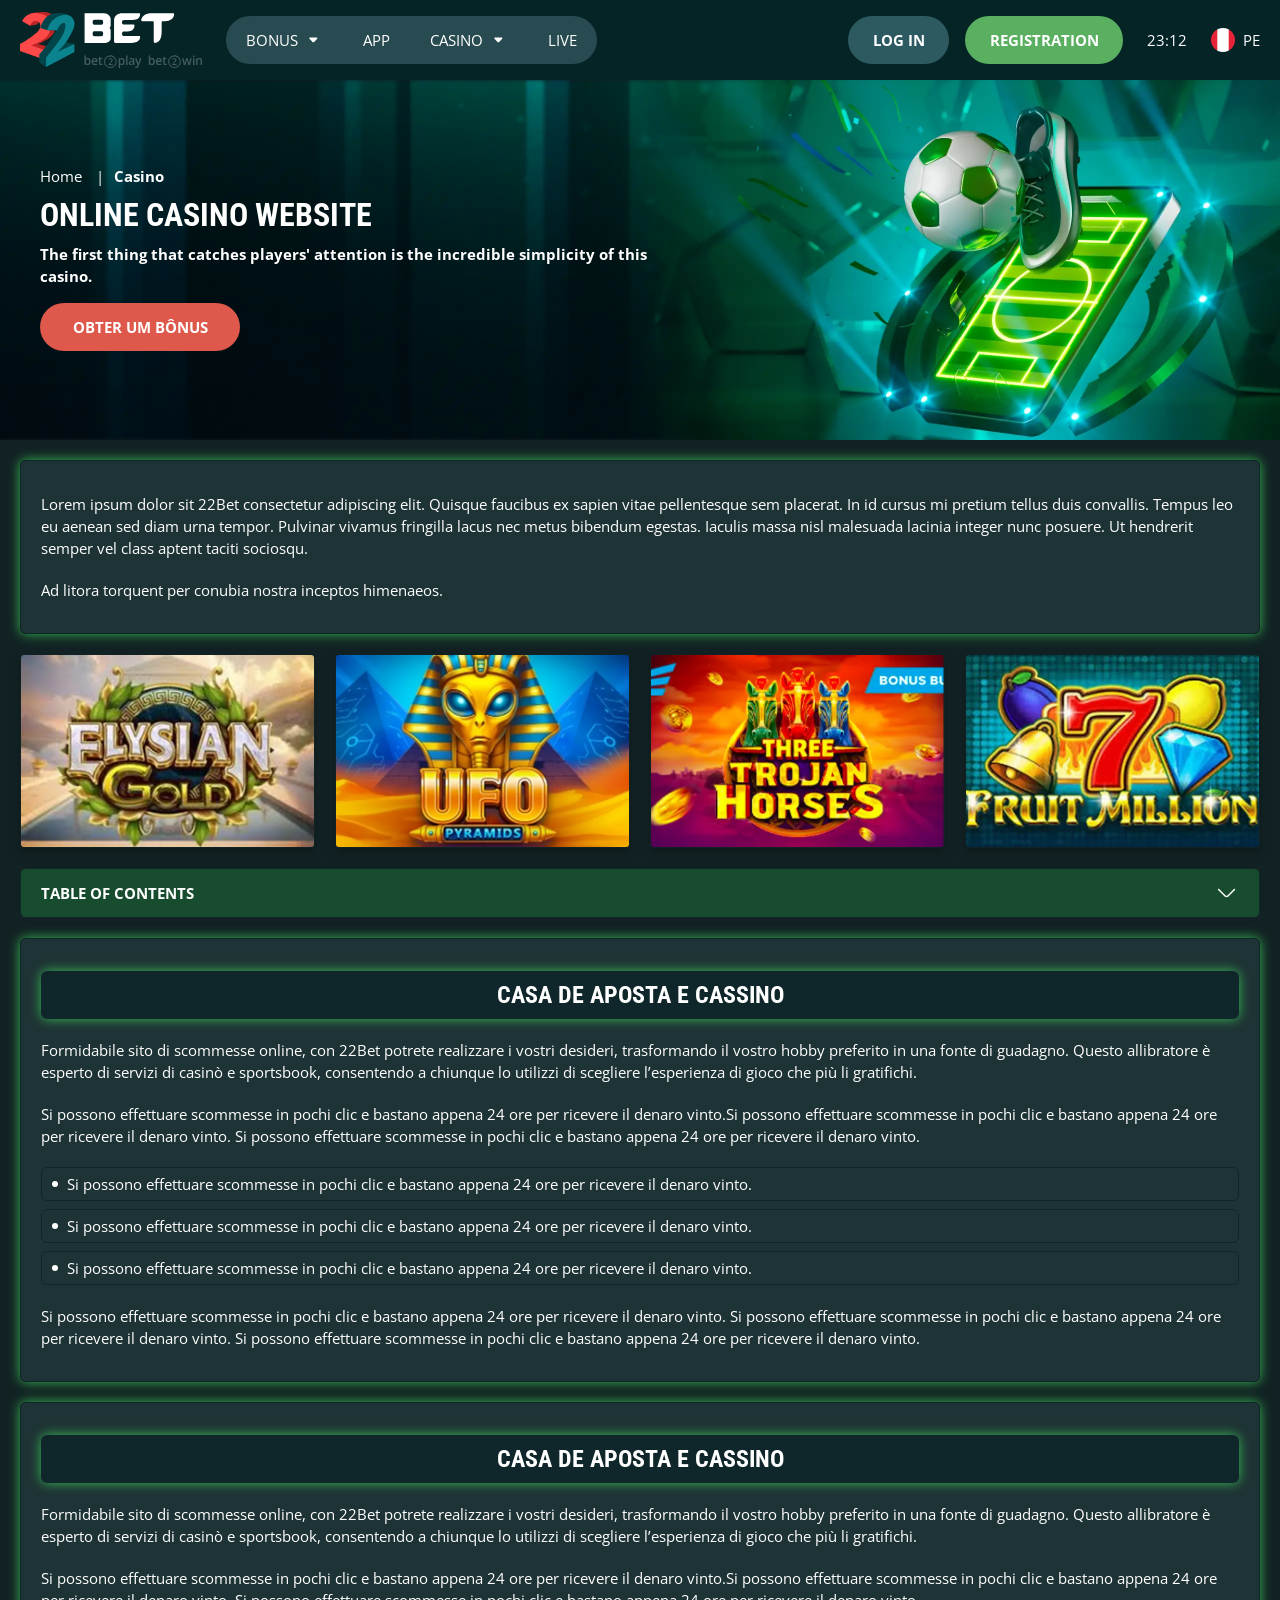
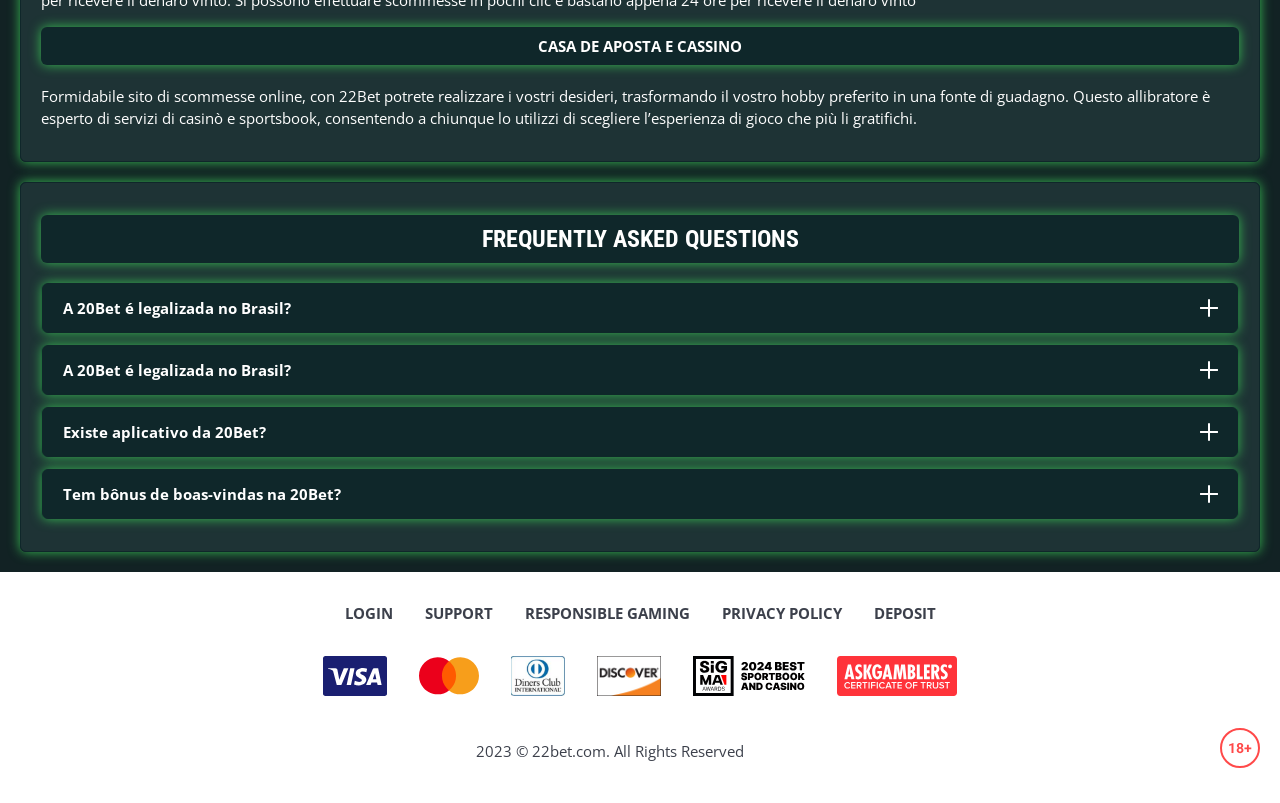
<file: casino.html>
<!DOCTYPE html>
<html lang="pe">
  <head>
    <meta charset="UTF-8" />
   
    <meta name="viewport" content="width=device-width, initial-scale=1.0" />
    <title>22Bet </title>
    <meta name="description" content />
    <meta property="og:site_name" content />
    <meta property="og:title" content />
    <meta property="og:type" content="website" />
    <meta property="og:url" content />
    <meta property="og:image" content />
    <meta property="og:image:alt" content />
    <meta property="og:locale" content="pe" />
    <meta property="og:description" content />
    <link rel="preconnect" href="https://fonts.googleapis.com" />
    <link rel="preconnect" href="https://fonts.gstatic.com" crossorigin="anonymous" />
   <link href="https://fonts.googleapis.com/css2?family=Open+Sans:ital,wght@0,300..800;1,300..800&display=swap" rel="stylesheet">
<link href="https://fonts.googleapis.com/css?family=Roboto+Condensed&display=swap" rel="stylesheet">

   <link rel="stylesheet" href="./css/reset.css" />
    <link rel="stylesheet" href="./css/main.css" />
    <link rel="stylesheet" href="./css/media.css"/>
    <link rel="icon" href="./images/Group.png" type="image/x-icon"/>
    <script
    src="https://code.jquery.com/jquery-3.6.1.min.js"
    integrity="sha256-o88AwQnZB+VDvE9tvIXrMQaPlFFSUTR+nldQm1LuPXQ="
    crossorigin="anonymous"
  ></script>
  </head>
  <body>
    <header class="header">
      <section class="content header__content">
        <a href="./index.html" class="logo header__logo"
          ><img src="./images/logo.svg" alt="logo" title
        /></a>
        <button class="header__btn-menu" >
          <svg width="16px" height="16px" viewBox="0 0 16 16" xmlns="http://www.w3.org/2000/svg">
              <rect y="0" width="16" height="3" rx="1.5"></rect>
              <rect y="6.5" width="16" height="3" rx="1.5"></rect>
              <rect y="13" width="16" height="3" rx="1.5"></rect>
            </svg>
        </button>

          <nav class="menu header__menu">
            <ul class="header__menu-list">
                
              <li class="">
              <div class="header__menu-wrapper">
                <div class="js-button-expander js-button-expander--menu" >
                <a href="./bonus.html" >
                <span>Bonus</span>
              </a>
              </div>
              <div class="header__menu-wrap js-expand-content js-expand-content--menu">
                <ul >
                  <li>
                    <a href="./freeSpins.html">
                    <span>Free Spins</span>
                  </a></li>
                  <li><a href="./promoCode.html">
                    <span>Promo Code</span>
                  </a>
                </li>
                  <li><a href="./welcomeBonus.html">
                    <span>Welcome Bonus</span>
                  </a>
                </li>
                <li><a href="./vip.html">
                    <span>VIP</span>
                  </a>
                </li>
                </ul>
              </div>
              </div>
               <a href="./bonus.html" class="header__menu-item">
                <span>Bonus</span>
              </a>
            </li>
              <li>
                <a href="./app.html">
                 App
                </a>
              </li>
              
              <li class="">
              <div class="header__menu-wrapper">
                <div class="js-button-expander js-button-expander--menu" >
                <a href="./casino.html" >
                <span> Casino</span>
              </a>
              </div>
              <div class="header__menu-wrap js-expand-content js-expand-content--menu">
                <ul >
                  <li>
                    <a href="./slots.html">
                    <span>Slots</span>
                  </a></li>
                 
                </ul>
              </div>
              </div>
               <a href="./bonus.html" class="header__menu-item">
                <span>Casino</span>
              </a>
            </li>
               <li>
                <a href="./live.html">
               Live
                </a>
              </li>
              <li>
                    <a href="./freeSpins.html">
                    <span>Free Spins</span>
                  </a></li>
                  <li><a href="./promoCode.html">
                    <span>Promo Code</span>
                  </a>
                </li>
                  <li><a href="./welcomeBonus.html">
                    <span>Welcome Bonus</span>
                  </a>
                </li>
                <li><a href="./vip.html">
                    <span>VIP</span>
                  </a>
                </li>
             <li>
                    <a href="./slots.html">
                    <span>Slots</span>
                  </a></li>
             
             
            </ul>
            <div class="header__button header__button-menu " >
              <a href="#" class="button  button__login-menu">log in</a>
              <a href="#" class="button button__menu">registration</a>
            </div>
           
          </nav>
            <a href="#" class="button button__login">log in</a>
            <a href="#" class="button button__singup">registration</a>
            <div id="clock" class="header__time">00:00</div>
            <a href="#" class="header__flag">
                <span><img src="./images/flag.png" alt="flag" title /></span>
                <span>pe</span>
              </a>
      </section>
    </header>
     <main class="main home main-page">
        <section class=" hero hero__page">
           
            <div class="background background-page">
              <img src="./images/casino/bg-casino.webp" alt="hero" title />
              
            </div>
            <div class="hero__wrapper hero__wrapper-page">
              <div class="hero__data hero__data-bonus">
                <ul
                class="breadcrumbs "
                
              >
                <li
                  
                >
                  <a href="/" >
                    <span >Home</span></a
                  >
                 
                </li>
                <li
                  
                >
                  <a href="#" > <span >Casino</span></a>
                 
                </li>
              </ul>
                <h1 class="title general hero__title">
                  Online Casino Website
                </h1>
                 <p class="hero__text">The first thing that catches players' attention is the incredible simplicity of this casino.</p>
               
                <a href="#" class="button  hero__button ">Obter um Bônus</a>
               
              </div>
             
            </div>
          </section>
      <section class="main__wrap main__wrap-page">
       
       <section class="content__wrapper content__wrapper-page">

         
        
       
          <section class="content article">
            <p>
             Lorem ipsum dolor sit 22Bet consectetur adipiscing elit. Quisque faucibus ex sapien vitae pellentesque sem placerat. In id cursus mi pretium tellus duis convallis. Tempus leo eu aenean sed diam urna tempor. Pulvinar vivamus fringilla lacus nec metus bibendum egestas. Iaculis massa nisl malesuada lacinia integer nunc posuere. Ut hendrerit semper vel class aptent taciti sociosqu.
            </p>
            <p>
             Ad litora torquent per conubia nostra inceptos himenaeos.
            </p>
          </section>
               <section class="content casino">
           
              <ul class="casino__list">
                <li class="casino__item">
                    <a href="#">
                      <div class="casino__wrapper">
                      <img class="casino__img" src="./images/casino/card-casino1.webp" alt="" title>
                    <div class="casino__hover casino__hover-live">
                        
                        <div class="casino-box">
                            
                        <span href="#" class="button  casino__buttons">Play now</span>
                        </div>
                    </div>
                    </div>
                    </a>
                    
                </li>
                <li class="casino__item">
                  <a href="#">
                      <div class="casino__wrapper">
                      <img class="casino__img" src="./images/casino/card-casino2.webp" alt="" title>
                    <div class="casino__hover casino__hover-live">
                        
                        <div class="casino-box">
                            
                        <span href="#" class="button  casino__buttons">Play now</span>
                        </div>
                    </div>
                    </div>
                    </a>
                    
              </li>
              <li class="casino__item">
                 <a href="#">
                      <div class="casino__wrapper">
                      <img class="casino__img" src="./images/casino/card-casino3.webp" alt="" title>
                    <div class="casino__hover casino__hover-live">
                        
                        <div class="casino-box">
                            
                        <span href="#" class="button  casino__buttons">Play now</span>
                        </div>
                    </div>
                    </div>
                    </a>
                    
               
            </li>
             <li class="casino__item">
                <a href="#">
                      <div class="casino__wrapper">
                      <img class="casino__img" src="./images/casino/card-casino4.webp" alt="" title>
                    <div class="casino__hover casino__hover-live">
                        
                        <div class="casino-box">
                            
                        <span href="#" class="button  casino__buttons">Play now</span>
                        </div>
                    </div>
                    </div>
                    </a>
                    
               
            </li>
            
           
    
      

              </ul>
         </section>
             
        
        
              <section class="content menu-review__content">
              

            
                <div class="menu__review-desk menu__review-content">Table of Contents</div>
                <ul class="menu__review menu__review-list">
                  <li><a href="#">Casa de Aposta e Cassino</a></li>
                    <li><a href="#">Casa de Aposta e Cassino</a></li>
                      <li><a href="#">Casa de Aposta e Cassino</a></li>
                        <li><a href="#">Casa de Aposta e Cassino</a></li>
                          <li><a href="#">Frequently Asked Questions</a></li>
                 
                </ul>
             
          
          </section>
          
        
          <section class="content article">
            <h2 class="title high article__title">Casa de Aposta e Cassino</h2>
             
            <p>
             Formidabile sito di scommesse online, con 22Bet potrete realizzare i vostri desideri, trasformando il vostro hobby preferito in una fonte di guadagno. Questo allibratore è esperto di servizi di casinò e sportsbook, consentendo a chiunque lo utilizzi di scegliere l’esperienza di gioco che più li gratifichi.
            </p>
            <p>
             Si possono effettuare scommesse in pochi clic e bastano appena 24 ore per ricevere il denaro vinto.Si possono effettuare scommesse in pochi clic e bastano appena 24 ore per ricevere il denaro vinto. Si possono effettuare scommesse in pochi clic e bastano appena 24 ore per ricevere il denaro vinto.
            </p>
           <ul>
              <li>Si possono effettuare scommesse in pochi clic e bastano appena 24 ore per ricevere il denaro vinto.</li>
              <li>Si possono effettuare scommesse in pochi clic e bastano appena 24 ore per ricevere il denaro vinto.</li>
              <li>Si possono effettuare scommesse in pochi clic e bastano appena 24 ore per ricevere il denaro vinto.</li>
            </ul>
            <p>Si possono effettuare scommesse in pochi clic e bastano appena 24 ore per ricevere il denaro vinto. Si possono effettuare scommesse in pochi clic e bastano appena 24 ore per ricevere il denaro vinto. Si possono effettuare scommesse in pochi clic e bastano appena 24 ore per ricevere il denaro vinto.</p>
          </section>
         
         
           <section class="content article">
            <h2 class="title high article__title">Casa de Aposta e Cassino</h2>
            <p>Formidabile sito di scommesse online, con 22Bet potrete realizzare i vostri desideri, trasformando il vostro hobby preferito in una fonte di guadagno. Questo allibratore è esperto di servizi di casinò e sportsbook, consentendo a chiunque lo utilizzi di scegliere l’esperienza di gioco che più li gratifichi.</p>
            <p>Si possono effettuare scommesse in pochi clic e bastano appena 24 ore per ricevere il denaro vinto.Si possono effettuare scommesse in pochi clic e bastano appena 24 ore per ricevere il denaro vinto. Si possono effettuare scommesse in pochi clic e bastano appena 24 ore per ricevere il denaro vinto</p>
            <h3>Casa de Aposta e Cassino</h3>
            <p>Formidabile sito di scommesse online, con 22Bet potrete realizzare i vostri desideri, trasformando il vostro hobby preferito in una fonte di guadagno. Questo allibratore è esperto di servizi di casinò e sportsbook, consentendo a chiunque lo utilizzi di scegliere l’esperienza di gioco che più li gratifichi.</p>
           </section>

          <section class="content faq">
            <h2 class="title high faq__title">Frequently Asked Questions</h2>
            <ul class="faq__list " >
              <li class="faq__item"  >
                <h3 class="title medium faq__subtitle js-button-expander js-button-expander--faq"  >A 20Bet é legalizada no Brasil?
                 </h3>
                <div  class="faq__answer js-expand-content js-expand-content--faq" >
                  <p  >
                    Sim, a casa de apostas tem licença emitida por Curaçao, que é reconhecida no Brasil e a permite atuar por aqui.
                  </p>
                </div>
              </li>
              <li class="faq__item"  >
                <h3 class="title medium faq__subtitle js-button-expander js-button-expander--faq"  >A 20Bet é legalizada no Brasil?</h3>
                <div class="faq__answer js-expand-content js-expand-content--faq" >
                  <p  >
                    Sim, a casa de apostas tem licença emitida por Curaçao, que é reconhecida no Brasil e a permite atuar por aqui.
                  </p>
                </div>
              </li> 
              <li class="faq__item"  >
                <h3 class="title medium faq__subtitle js-button-expander js-button-expander--faq"  >Existe aplicativo da 20Bet?</h3>
                <div class="faq__answer js-expand-content js-expand-content--faq" >
                  <p  >
                   Sim, disponível para sistemas operacionais iOS e Android.
                  </p>
                </div>
              </li> 
              <li class="faq__item"  >
                <h3 class="title medium faq__subtitle js-button-expander js-button-expander--faq"  >Tem bônus de boas-vindas na 20Bet?</h3>
                <div class="faq__answer js-expand-content js-expand-content--faq" >
                  <p  >
                   O pacote especial para novos usuários da 20Bet paga 100% sobre o primeiro depósito, com limite de 600 BRL.
                  </p>
                </div>
              </li> 
             
            </ul>
          </section>
          
        </section> 
      
        <div class=""  onclick="scrollToTop()">
          <button class="main__arrow" id="scrollToTopBtn"></button>
        </div> 
        
      </section>
    </main> 
       <footer class=" footer ">
      <section class="content footer__content">
        <ul class="footer__menu">
         <li><a href="./login.html">Login</a></li>
         <li><a href="./support.html">Support</a></li>
         <li><a href="./responsible.html">Responsible Gaming</a></li>
         <li><a href="./policy.html">Privacy Policy</a></li>
         <li><a href="./deposit.html">Deposit</a></li>
        </ul>
       
          <ul class="footer__cards-list">
           
            <li>
              <a href="#"
                ><img src="./images/visa.svg" alt="cardvisa" title
              /></a>
            </li>
            <li>
              <a href="#"
                ><img
                  src="./images/mastercard.svg"
                  alt="mastercard"
                  title
              /></a>
            </li>
            <li>
                <a href="#"
                  ><img src="./images/diners.svg" alt="diners" title
                /></a>
              </li>
              <li>
                <a href="#"
                  ><img src="./images/discover.svg" alt="discover" title
                /></a>
              </li>
              <li>
                <a href="#"
                  ><img src="./images/sigma.svg" alt="sigma" title
                /></a>
              </li>
              <li>
                <a href="#"
                  ><img src="./images/ask.svg" alt="ask" title
                /></a>
              </li>
            
          </ul>
       
        <div class="footer__wrapp">
          <div class="footer__text">
           
            <p>2023 &copy; 22bet.com. All Rights Reserved
</p>
           
          </div>
          <div class="footer__age">
            <img src="./images/age.svg" alt="age" title />
          </div>
        </div>
      
      </section>
    </footer>
    <script src="./js/arrowUp.js" defer></script>
    <script src="./js/sidebar.js" defer></script>
    <script src="./js/expander.js" defer></script>
    <script src="./js/mobile-menu.js" defer></script>
    <script src="./js/clock.js" defer></script>
  </body>
</html>
</file>
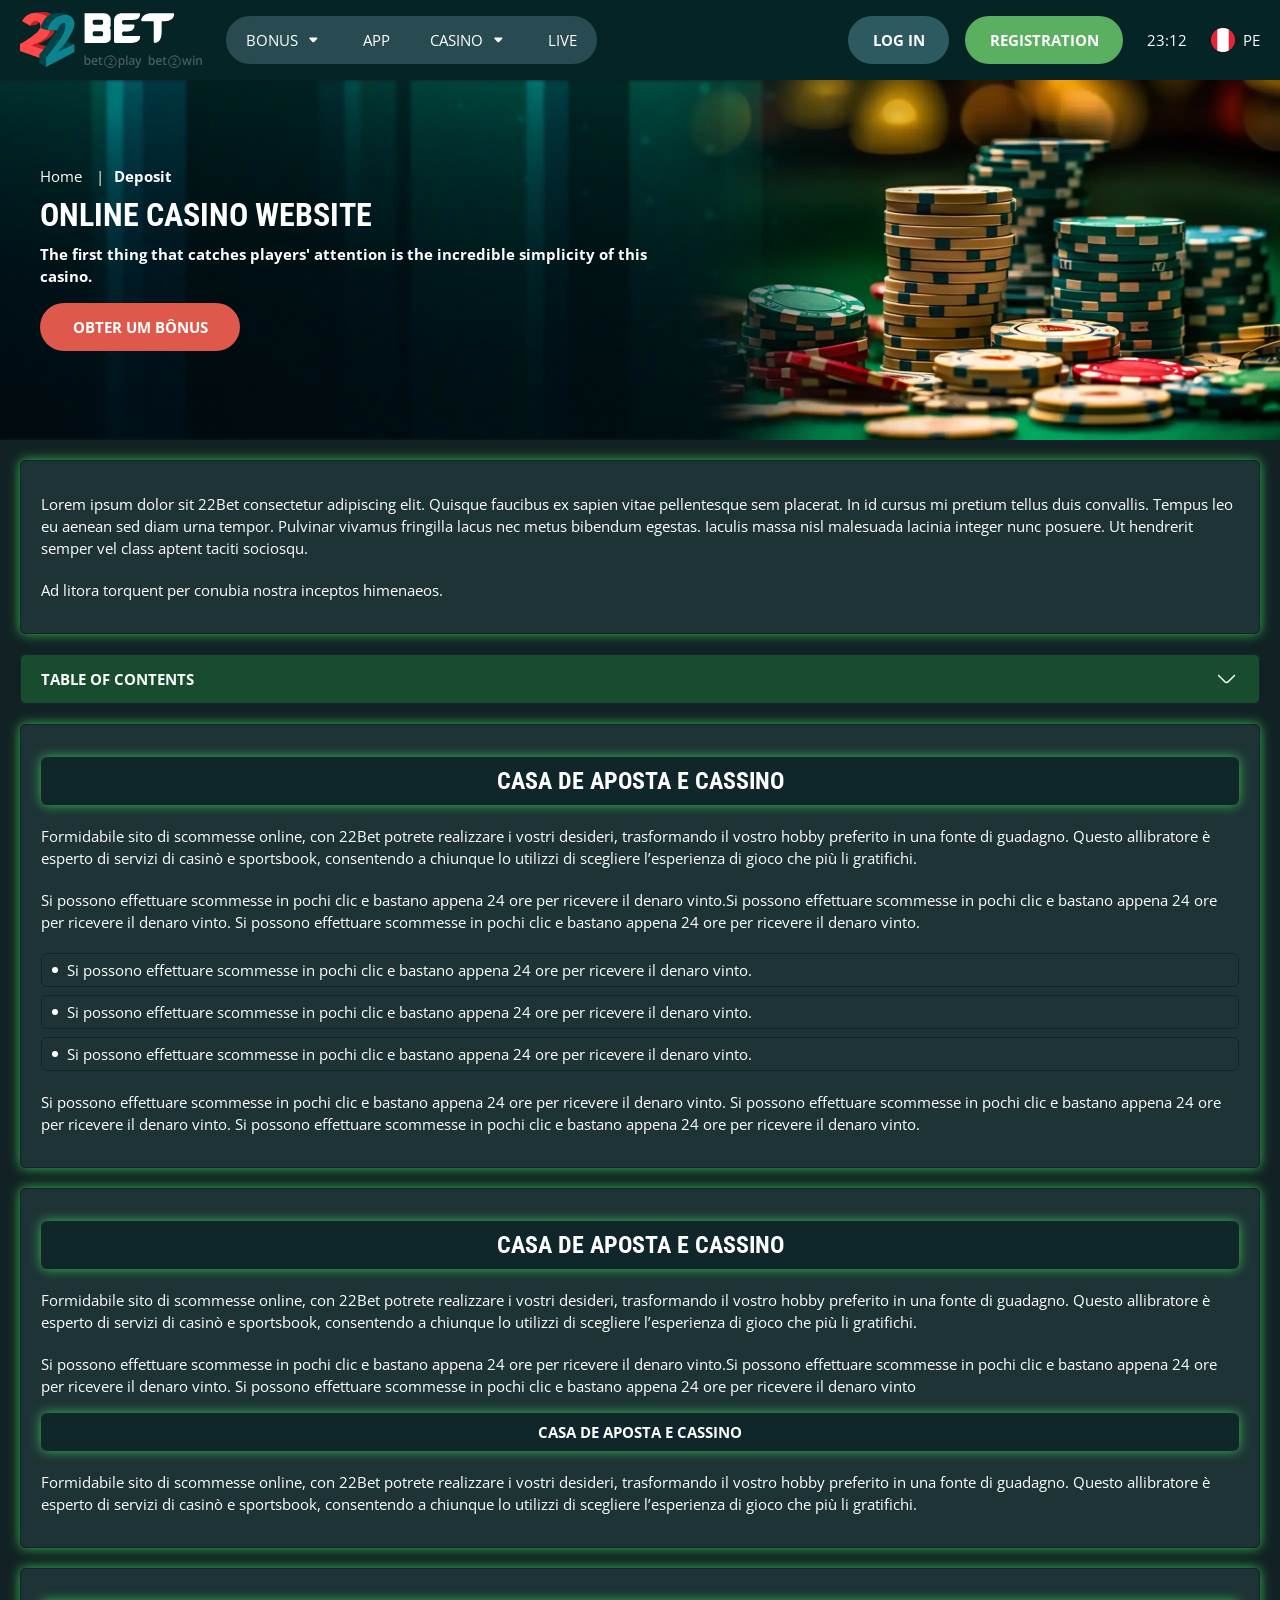
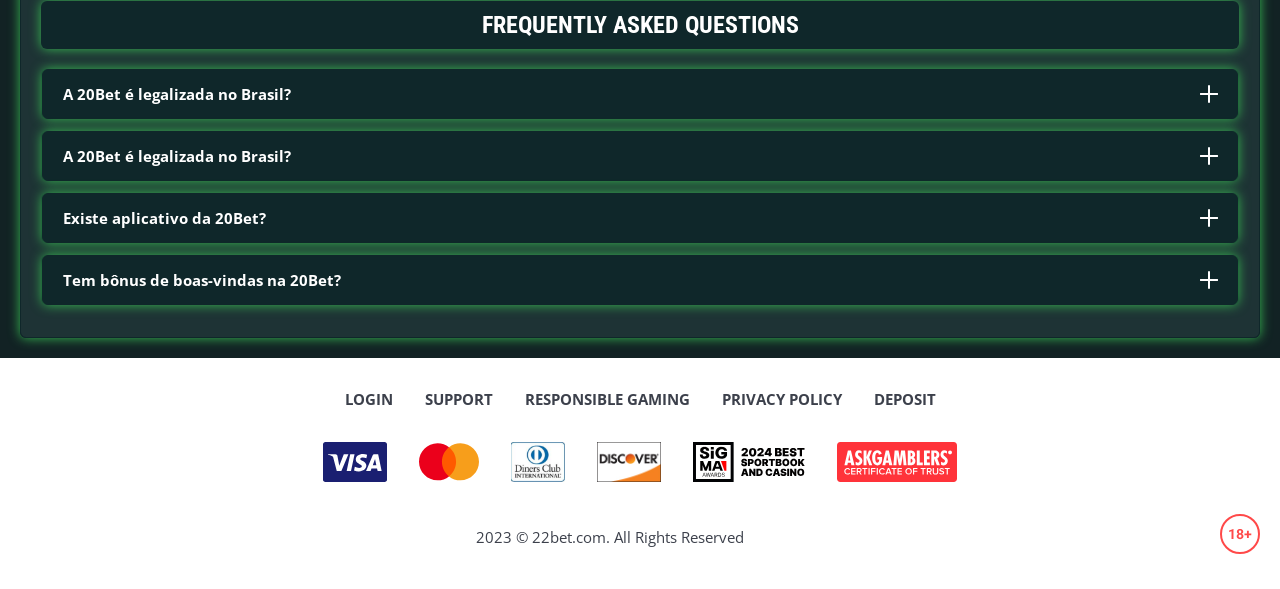
<file: deposit.html>
<!DOCTYPE html>
<html lang="pe">
  <head>
    <meta charset="UTF-8" />
   
    <meta name="viewport" content="width=device-width, initial-scale=1.0" />
    <title>22Bet </title>
    <meta name="description" content />
    <meta property="og:site_name" content />
    <meta property="og:title" content />
    <meta property="og:type" content="website" />
    <meta property="og:url" content />
    <meta property="og:image" content />
    <meta property="og:image:alt" content />
    <meta property="og:locale" content="pe" />
    <meta property="og:description" content />
    <link rel="preconnect" href="https://fonts.googleapis.com" />
    <link rel="preconnect" href="https://fonts.gstatic.com" crossorigin="anonymous" />
   <link href="https://fonts.googleapis.com/css2?family=Open+Sans:ital,wght@0,300..800;1,300..800&display=swap" rel="stylesheet">
<link href="https://fonts.googleapis.com/css?family=Roboto+Condensed&display=swap" rel="stylesheet">

   <link rel="stylesheet" href="./css/reset.css" />
    <link rel="stylesheet" href="./css/main.css" />
    <link rel="stylesheet" href="./css/media.css"/>
    <link rel="icon" href="./images/Group.png" type="image/x-icon"/>
    <script
    src="https://code.jquery.com/jquery-3.6.1.min.js"
    integrity="sha256-o88AwQnZB+VDvE9tvIXrMQaPlFFSUTR+nldQm1LuPXQ="
    crossorigin="anonymous"
  ></script>
  </head>
  <body>
    <header class="header">
      <section class="content header__content">
        <a href="./index.html" class="logo header__logo"
          ><img src="./images/logo.svg" alt="logo" title
        /></a>
        <button class="header__btn-menu" >
          <svg width="16px" height="16px" viewBox="0 0 16 16" xmlns="http://www.w3.org/2000/svg">
              <rect y="0" width="16" height="3" rx="1.5"></rect>
              <rect y="6.5" width="16" height="3" rx="1.5"></rect>
              <rect y="13" width="16" height="3" rx="1.5"></rect>
            </svg>
        </button>

          <nav class="menu header__menu">
            <ul class="header__menu-list">
                
              <li class="">
              <div class="header__menu-wrapper">
                <div class="js-button-expander js-button-expander--menu" >
                <a href="./bonus.html" >
                <span>Bonus</span>
              </a>
              </div>
              <div class="header__menu-wrap js-expand-content js-expand-content--menu">
                <ul >
                  <li>
                    <a href="./freeSpins.html">
                    <span>Free Spins</span>
                  </a></li>
                  <li><a href="./promoCode.html">
                    <span>Promo Code</span>
                  </a>
                </li>
                  <li><a href="./welcomeBonus.html">
                    <span>Welcome Bonus</span>
                  </a>
                </li>
                <li><a href="./vip.html">
                    <span>VIP</span>
                  </a>
                </li>
                </ul>
              </div>
              </div>
               <a href="./bonus.html" class="header__menu-item">
                <span>Bonus</span>
              </a>
            </li>
              <li>
                <a href="./app.html">
                 App
                </a>
              </li>
              
              <li class="">
              <div class="header__menu-wrapper">
                <div class="js-button-expander js-button-expander--menu" >
                <a href="./casino.html" >
                <span> Casino</span>
              </a>
              </div>
              <div class="header__menu-wrap js-expand-content js-expand-content--menu">
                <ul >
                  <li>
                    <a href="./slots.html">
                    <span>Slots</span>
                  </a></li>
                 
                </ul>
              </div>
              </div>
               <a href="./casino.html" class="header__menu-item">
                <span>Casino</span>
              </a>
            </li>
               <li>
                <a href="./live.html">
               Live
                </a>
              </li>
              <li>
                    <a href="./freeSpins.html">
                    <span>Free Spins</span>
                  </a></li>
                  <li><a href="./promoCode.html">
                    <span>Promo Code</span>
                  </a>
                </li>
                  <li><a href="./welcomeBonus.html">
                    <span>Welcome Bonus</span>
                  </a>
                </li>
                <li><a href="./vip.html">
                    <span>VIP</span>
                  </a>
                </li>
             <li>
                    <a href="./slots.html">
                    <span>Slots</span>
                  </a></li>
             
             
            </ul>
            <div class="header__button header__button-menu " >
              <a href="#" class="button  button__login-menu">log in</a>
              <a href="#" class="button button__menu">registration</a>
            </div>
           
          </nav>
            <a href="#" class="button button__login">log in</a>
            <a href="#" class="button button__singup">registration</a>
            <div id="clock" class="header__time">00:00</div>
            <a href="#" class="header__flag">
                <span><img src="./images/flag.png" alt="flag" title /></span>
                <span>pe</span>
              </a>
      </section>
    </header>
     <main class="main home main-page">
        <section class=" hero hero__page">
           
            <div class="background ">
              <img src="./images/layout-images/bg-deposit.webp" alt="hero" title />
              
            </div>
            <div class="hero__wrapper hero__wrapper-page">
              <div class="hero__data hero__data-bonus">
                <ul
                class="breadcrumbs "
                
              >
                <li
                  
                >
                  <a href="/" >
                    <span >Home</span></a
                  >
                 
                </li>
                <li
                  
                >
                  <a href="#" > <span >Deposit</span></a>
                 
                </li>
              </ul>
                <h1 class="title general hero__title">
                  Online Casino Website
                </h1>
                 <p class="hero__text">The first thing that catches players' attention is the incredible simplicity of this casino.</p>
               
                <a href="#" class="button  hero__button ">Obter um Bônus</a>
               
              </div>
             
            </div>
          </section>
      <section class="main__wrap main__wrap-page">
       
       <section class="content__wrapper content__wrapper-page">

         
        
       
          <section class="content article">
            <p>
             Lorem ipsum dolor sit 22Bet consectetur adipiscing elit. Quisque faucibus ex sapien vitae pellentesque sem placerat. In id cursus mi pretium tellus duis convallis. Tempus leo eu aenean sed diam urna tempor. Pulvinar vivamus fringilla lacus nec metus bibendum egestas. Iaculis massa nisl malesuada lacinia integer nunc posuere. Ut hendrerit semper vel class aptent taciti sociosqu.
            </p>
            <p>
             Ad litora torquent per conubia nostra inceptos himenaeos.
            </p>
          </section>
         
              <section class="content menu-review__content">
              

            
                <div class="menu__review-desk menu__review-content">Table of Contents</div>
                <ul class="menu__review menu__review-list">
                  <li><a href="#">Casa de Aposta e Cassino</a></li>
                    <li><a href="#">Casa de Aposta e Cassino</a></li>
                      <li><a href="#">Casa de Aposta e Cassino</a></li>
                        <li><a href="#">Casa de Aposta e Cassino</a></li>
                          <li><a href="#">Frequently Asked Questions</a></li>
                 
                </ul>
             
          
          </section>
          
        
          <section class="content article">
            <h2 class="title high article__title">Casa de Aposta e Cassino</h2>
             
            <p>
             Formidabile sito di scommesse online, con 22Bet potrete realizzare i vostri desideri, trasformando il vostro hobby preferito in una fonte di guadagno. Questo allibratore è esperto di servizi di casinò e sportsbook, consentendo a chiunque lo utilizzi di scegliere l’esperienza di gioco che più li gratifichi.
            </p>
            <p>
             Si possono effettuare scommesse in pochi clic e bastano appena 24 ore per ricevere il denaro vinto.Si possono effettuare scommesse in pochi clic e bastano appena 24 ore per ricevere il denaro vinto. Si possono effettuare scommesse in pochi clic e bastano appena 24 ore per ricevere il denaro vinto.
            </p>
           <ul>
              <li>Si possono effettuare scommesse in pochi clic e bastano appena 24 ore per ricevere il denaro vinto.</li>
              <li>Si possono effettuare scommesse in pochi clic e bastano appena 24 ore per ricevere il denaro vinto.</li>
              <li>Si possono effettuare scommesse in pochi clic e bastano appena 24 ore per ricevere il denaro vinto.</li>
            </ul>
            <p>Si possono effettuare scommesse in pochi clic e bastano appena 24 ore per ricevere il denaro vinto. Si possono effettuare scommesse in pochi clic e bastano appena 24 ore per ricevere il denaro vinto. Si possono effettuare scommesse in pochi clic e bastano appena 24 ore per ricevere il denaro vinto.</p>
          </section>
         
         
           <section class="content article">
            <h2 class="title high article__title">Casa de Aposta e Cassino</h2>
            <p>Formidabile sito di scommesse online, con 22Bet potrete realizzare i vostri desideri, trasformando il vostro hobby preferito in una fonte di guadagno. Questo allibratore è esperto di servizi di casinò e sportsbook, consentendo a chiunque lo utilizzi di scegliere l’esperienza di gioco che più li gratifichi.</p>
            <p>Si possono effettuare scommesse in pochi clic e bastano appena 24 ore per ricevere il denaro vinto.Si possono effettuare scommesse in pochi clic e bastano appena 24 ore per ricevere il denaro vinto. Si possono effettuare scommesse in pochi clic e bastano appena 24 ore per ricevere il denaro vinto</p>
            <h3>Casa de Aposta e Cassino</h3>
            <p>Formidabile sito di scommesse online, con 22Bet potrete realizzare i vostri desideri, trasformando il vostro hobby preferito in una fonte di guadagno. Questo allibratore è esperto di servizi di casinò e sportsbook, consentendo a chiunque lo utilizzi di scegliere l’esperienza di gioco che più li gratifichi.</p>
           </section>

          <section class="content faq">
            <h2 class="title high faq__title">Frequently Asked Questions</h2>
            <ul class="faq__list " >
              <li class="faq__item"  >
                <h3 class="title medium faq__subtitle js-button-expander js-button-expander--faq"  >A 20Bet é legalizada no Brasil?
                 </h3>
                <div  class="faq__answer js-expand-content js-expand-content--faq" >
                  <p  >
                    Sim, a casa de apostas tem licença emitida por Curaçao, que é reconhecida no Brasil e a permite atuar por aqui.
                  </p>
                </div>
              </li>
              <li class="faq__item"  >
                <h3 class="title medium faq__subtitle js-button-expander js-button-expander--faq"  >A 20Bet é legalizada no Brasil?</h3>
                <div class="faq__answer js-expand-content js-expand-content--faq" >
                  <p  >
                    Sim, a casa de apostas tem licença emitida por Curaçao, que é reconhecida no Brasil e a permite atuar por aqui.
                  </p>
                </div>
              </li> 
              <li class="faq__item"  >
                <h3 class="title medium faq__subtitle js-button-expander js-button-expander--faq"  >Existe aplicativo da 20Bet?</h3>
                <div class="faq__answer js-expand-content js-expand-content--faq" >
                  <p  >
                   Sim, disponível para sistemas operacionais iOS e Android.
                  </p>
                </div>
              </li> 
              <li class="faq__item"  >
                <h3 class="title medium faq__subtitle js-button-expander js-button-expander--faq"  >Tem bônus de boas-vindas na 20Bet?</h3>
                <div class="faq__answer js-expand-content js-expand-content--faq" >
                  <p  >
                   O pacote especial para novos usuários da 20Bet paga 100% sobre o primeiro depósito, com limite de 600 BRL.
                  </p>
                </div>
              </li> 
             
            </ul>
          </section>
          
        </section> 
      
        <div class=""  onclick="scrollToTop()">
          <button class="main__arrow" id="scrollToTopBtn"></button>
        </div> 
        
      </section>
    </main> 
   <footer class=" footer ">
      <section class="content footer__content">
        <ul class="footer__menu">
         <li><a href="./login.html">Login</a></li>
         <li><a href="./support.html">Support</a></li>
         <li><a href="./responsible.html">Responsible Gaming</a></li>
         <li><a href="./policy.html">Privacy Policy</a></li>
         <li><a href="./deposit.html">Deposit</a></li>
        </ul>
       
          <ul class="footer__cards-list">
           
            <li>
              <a href="#"
                ><img src="./images/visa.svg" alt="cardvisa" title
              /></a>
            </li>
            <li>
              <a href="#"
                ><img
                  src="./images/mastercard.svg"
                  alt="mastercard"
                  title
              /></a>
            </li>
            <li>
                <a href="#"
                  ><img src="./images/diners.svg" alt="diners" title
                /></a>
              </li>
              <li>
                <a href="#"
                  ><img src="./images/discover.svg" alt="discover" title
                /></a>
              </li>
              <li>
                <a href="#"
                  ><img src="./images/sigma.svg" alt="sigma" title
                /></a>
              </li>
              <li>
                <a href="#"
                  ><img src="./images/ask.svg" alt="ask" title
                /></a>
              </li>
            
          </ul>
       
        <div class="footer__wrapp">
          <div class="footer__text">
           
            <p>2023 &copy; 22bet.com. All Rights Reserved
</p>
           
          </div>
          <div class="footer__age">
            <img src="./images/age.svg" alt="age" title />
          </div>
        </div>
      
      </section>
    </footer>
    <script src="./js/arrowUp.js" defer></script>
    <script src="./js/sidebar.js" defer></script>
    <script src="./js/expander.js" defer></script>
    <script src="./js/mobile-menu.js" defer></script>
    <script src="./js/clock.js" defer></script>
  </body>
</html>
</file>
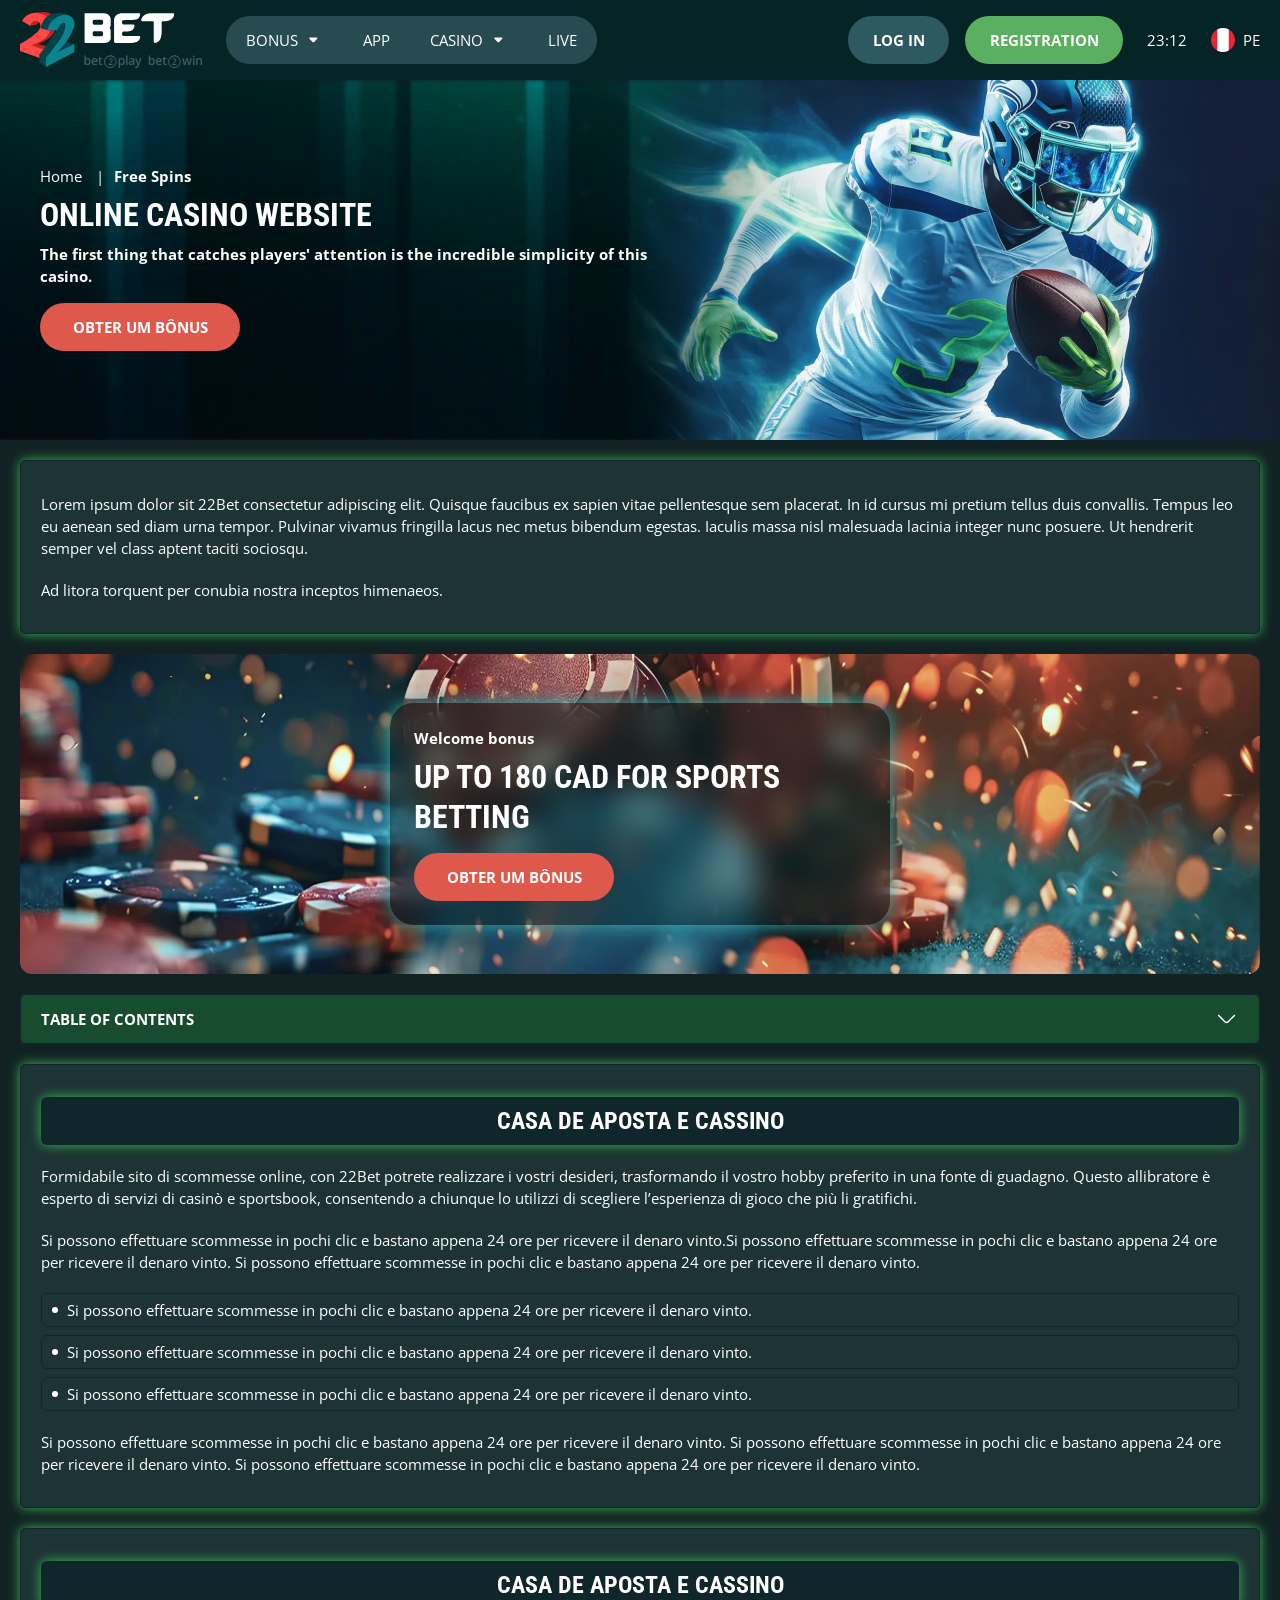
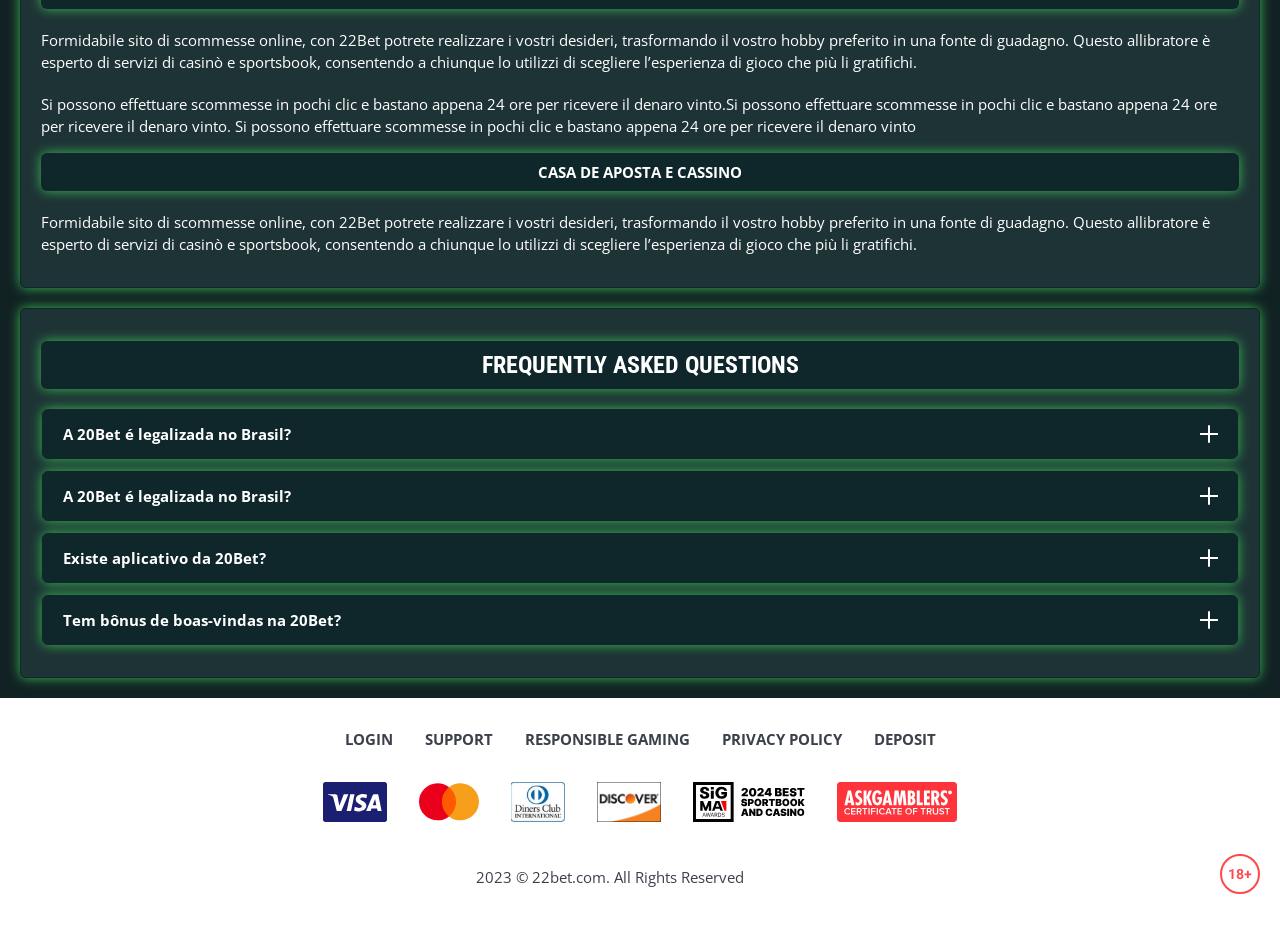
<file: freeSpins.html>
<!DOCTYPE html>
<html lang="pe">
  <head>
    <meta charset="UTF-8" />
   
    <meta name="viewport" content="width=device-width, initial-scale=1.0" />
    <title>22Bet </title>
    <meta name="description" content />
    <meta property="og:site_name" content />
    <meta property="og:title" content />
    <meta property="og:type" content="website" />
    <meta property="og:url" content />
    <meta property="og:image" content />
    <meta property="og:image:alt" content />
    <meta property="og:locale" content="pe" />
    <meta property="og:description" content />
    <link rel="preconnect" href="https://fonts.googleapis.com" />
    <link rel="preconnect" href="https://fonts.gstatic.com" crossorigin="anonymous" />
   <link href="https://fonts.googleapis.com/css2?family=Open+Sans:ital,wght@0,300..800;1,300..800&display=swap" rel="stylesheet">
<link href="https://fonts.googleapis.com/css?family=Roboto+Condensed&display=swap" rel="stylesheet">

   <link rel="stylesheet" href="./css/reset.css" />
    <link rel="stylesheet" href="./css/main.css" />
    <link rel="stylesheet" href="./css/media.css"/>
    <link rel="icon" href="./images/Group.png" type="image/x-icon"/>
    <script
    src="https://code.jquery.com/jquery-3.6.1.min.js"
    integrity="sha256-o88AwQnZB+VDvE9tvIXrMQaPlFFSUTR+nldQm1LuPXQ="
    crossorigin="anonymous"
  ></script>
  </head>
  <body>
    <header class="header">
      <section class="content header__content">
        <a href="./index.html" class="logo header__logo"
          ><img src="./images/logo.svg" alt="logo" title
        /></a>
        <button class="header__btn-menu" >
          <svg width="16px" height="16px" viewBox="0 0 16 16" xmlns="http://www.w3.org/2000/svg">
              <rect y="0" width="16" height="3" rx="1.5"></rect>
              <rect y="6.5" width="16" height="3" rx="1.5"></rect>
              <rect y="13" width="16" height="3" rx="1.5"></rect>
            </svg>
        </button>

          <nav class="menu header__menu">
            <ul class="header__menu-list">
                
              <li class="">
              <div class="header__menu-wrapper">
                <div class="js-button-expander js-button-expander--menu" >
                <a href="./bonus.html" >
                <span>Bonus</span>
              </a>
              </div>
              <div class="header__menu-wrap js-expand-content js-expand-content--menu">
                <ul >
                  <li>
                    <a href="./freeSpins.html">
                    <span>Free Spins</span>
                  </a></li>
                  <li><a href="./promoCode.html">
                    <span>Promo Code</span>
                  </a>
                </li>
                  <li><a href="./welcomeBonus.html">
                    <span>Welcome Bonus</span>
                  </a>
                </li>
                <li><a href="./vip.html">
                    <span>VIP</span>
                  </a>
                </li>
                </ul>
              </div>
              </div>
               <a href="./bonus.html" class="header__menu-item">
                <span>Bonus</span>
              </a>
            </li>
              <li>
                <a href="./app.html">
                 App
                </a>
              </li>
              
              <li class="">
              <div class="header__menu-wrapper">
                <div class="js-button-expander js-button-expander--menu" >
                <a href="./casino.html" >
                <span> Casino</span>
              </a>
              </div>
              <div class="header__menu-wrap js-expand-content js-expand-content--menu">
                <ul >
                  <li>
                    <a href="./slots.html">
                    <span>Slots</span>
                  </a></li>
                 
                </ul>
              </div>
              </div>
               <a href="./casino.html" class="header__menu-item">
                <span>Casino</span>
              </a>
            </li>
               <li>
                <a href="./live.html">
               Live
                </a>
              </li>
              <li>
                    <a href="./freeSpins.html">
                    <span>Free Spins</span>
                  </a></li>
                  <li><a href="./promoCode.html">
                    <span>Promo Code</span>
                  </a>
                </li>
                  <li><a href="./welcomeBonus.html">
                    <span>Welcome Bonus</span>
                  </a>
                </li>
                <li><a href="./vip.html">
                    <span>VIP</span>
                  </a>
                </li>
             <li>
                    <a href="./slots.html">
                    <span>Slots</span>
                  </a></li>
             
             
            </ul>
            <div class="header__button header__button-menu " >
              <a href="#" class="button  button__login-menu">log in</a>
              <a href="#" class="button button__menu">registration</a>
            </div>
           
          </nav>
            <a href="#" class="button button__login">log in</a>
            <a href="#" class="button button__singup">registration</a>
            <div id="clock" class="header__time">00:00</div>
            <a href="#" class="header__flag">
                <span><img src="./images/flag.png" alt="flag" title /></span>
                <span>pe</span>
              </a>
      </section>
    </header>
     <main class="main home main-page">
        <section class=" hero hero__page">
           
            <div class="background background-page">
              <img src="./images/layout-images/bg-freeSpin.webp" alt="hero" title />
              
            </div>
            <div class="hero__wrapper hero__wrapper-page">
              <div class="hero__data hero__data-bonus">
                <ul
                class="breadcrumbs "
                
              >
                <li
                  
                >
                  <a href="/" >
                    <span >Home</span></a
                  >
                 
                </li>
                <li
                  
                >
                  <a href="#" > <span >Free Spins</span></a>
                 
                </li>
              </ul>
                <h1 class="title general hero__title">
                  Online Casino Website
                </h1>
                 <p class="hero__text">The first thing that catches players' attention is the incredible simplicity of this casino.</p>
               
                <a href="#" class="button  hero__button ">Obter um Bônus</a>
               
              </div>
             
            </div>
          </section>
      <section class="main__wrap main__wrap-page">
       
       <section class="content__wrapper content__wrapper-page">

         
        
       
          <section class="content article">
            <p>
             Lorem ipsum dolor sit 22Bet consectetur adipiscing elit. Quisque faucibus ex sapien vitae pellentesque sem placerat. In id cursus mi pretium tellus duis convallis. Tempus leo eu aenean sed diam urna tempor. Pulvinar vivamus fringilla lacus nec metus bibendum egestas. Iaculis massa nisl malesuada lacinia integer nunc posuere. Ut hendrerit semper vel class aptent taciti sociosqu.
            </p>
            <p>
             Ad litora torquent per conubia nostra inceptos himenaeos.
            </p>
          </section>
         
             
             <section class="content banner banner__center">
            <div class="background banner__background">
              
              <img src="./images/layout-images/banner-freeSpin.webp" alt="banner" title />
              
            </div>
            <div class="banner__info">
              <p class="banner__subtitle">Welcome bonus</p>
              <h2 class="title high banner__title-main">
                  
               up to 180 CAD
for sports betting
              </h2>
            
              <a href="#" class="button banner__button">Obter um Bônus</a>
            </div>
          </section>
        
              <section class="content menu-review__content">
              

            
                <div class="menu__review-desk menu__review-content">Table of Contents</div>
                <ul class="menu__review menu__review-list">
                  <li><a href="#">Casa de Aposta e Cassino</a></li>
                    <li><a href="#">Casa de Aposta e Cassino</a></li>
                      <li><a href="#">Casa de Aposta e Cassino</a></li>
                        <li><a href="#">Casa de Aposta e Cassino</a></li>
                          <li><a href="#">Frequently Asked Questions</a></li>
                 
                </ul>
             
          
          </section>
          
        
          <section class="content article">
            <h2 class="title high article__title">Casa de Aposta e Cassino</h2>
             
            <p>
             Formidabile sito di scommesse online, con 22Bet potrete realizzare i vostri desideri, trasformando il vostro hobby preferito in una fonte di guadagno. Questo allibratore è esperto di servizi di casinò e sportsbook, consentendo a chiunque lo utilizzi di scegliere l’esperienza di gioco che più li gratifichi.
            </p>
            <p>
             Si possono effettuare scommesse in pochi clic e bastano appena 24 ore per ricevere il denaro vinto.Si possono effettuare scommesse in pochi clic e bastano appena 24 ore per ricevere il denaro vinto. Si possono effettuare scommesse in pochi clic e bastano appena 24 ore per ricevere il denaro vinto.
            </p>
           <ul>
              <li>Si possono effettuare scommesse in pochi clic e bastano appena 24 ore per ricevere il denaro vinto.</li>
              <li>Si possono effettuare scommesse in pochi clic e bastano appena 24 ore per ricevere il denaro vinto.</li>
              <li>Si possono effettuare scommesse in pochi clic e bastano appena 24 ore per ricevere il denaro vinto.</li>
            </ul>
            <p>Si possono effettuare scommesse in pochi clic e bastano appena 24 ore per ricevere il denaro vinto. Si possono effettuare scommesse in pochi clic e bastano appena 24 ore per ricevere il denaro vinto. Si possono effettuare scommesse in pochi clic e bastano appena 24 ore per ricevere il denaro vinto.</p>
          </section>
         
         
           <section class="content article">
            <h2 class="title high article__title">Casa de Aposta e Cassino</h2>
            <p>Formidabile sito di scommesse online, con 22Bet potrete realizzare i vostri desideri, trasformando il vostro hobby preferito in una fonte di guadagno. Questo allibratore è esperto di servizi di casinò e sportsbook, consentendo a chiunque lo utilizzi di scegliere l’esperienza di gioco che più li gratifichi.</p>
            <p>Si possono effettuare scommesse in pochi clic e bastano appena 24 ore per ricevere il denaro vinto.Si possono effettuare scommesse in pochi clic e bastano appena 24 ore per ricevere il denaro vinto. Si possono effettuare scommesse in pochi clic e bastano appena 24 ore per ricevere il denaro vinto</p>
            <h3>Casa de Aposta e Cassino</h3>
            <p>Formidabile sito di scommesse online, con 22Bet potrete realizzare i vostri desideri, trasformando il vostro hobby preferito in una fonte di guadagno. Questo allibratore è esperto di servizi di casinò e sportsbook, consentendo a chiunque lo utilizzi di scegliere l’esperienza di gioco che più li gratifichi.</p>
           </section>

          <section class="content faq">
            <h2 class="title high faq__title">Frequently Asked Questions</h2>
            <ul class="faq__list " >
              <li class="faq__item"  >
                <h3 class="title medium faq__subtitle js-button-expander js-button-expander--faq"  >A 20Bet é legalizada no Brasil?
                 </h3>
                <div  class="faq__answer js-expand-content js-expand-content--faq" >
                  <p  >
                    Sim, a casa de apostas tem licença emitida por Curaçao, que é reconhecida no Brasil e a permite atuar por aqui.
                  </p>
                </div>
              </li>
              <li class="faq__item"  >
                <h3 class="title medium faq__subtitle js-button-expander js-button-expander--faq"  >A 20Bet é legalizada no Brasil?</h3>
                <div class="faq__answer js-expand-content js-expand-content--faq" >
                  <p  >
                    Sim, a casa de apostas tem licença emitida por Curaçao, que é reconhecida no Brasil e a permite atuar por aqui.
                  </p>
                </div>
              </li> 
              <li class="faq__item"  >
                <h3 class="title medium faq__subtitle js-button-expander js-button-expander--faq"  >Existe aplicativo da 20Bet?</h3>
                <div class="faq__answer js-expand-content js-expand-content--faq" >
                  <p  >
                   Sim, disponível para sistemas operacionais iOS e Android.
                  </p>
                </div>
              </li> 
              <li class="faq__item"  >
                <h3 class="title medium faq__subtitle js-button-expander js-button-expander--faq"  >Tem bônus de boas-vindas na 20Bet?</h3>
                <div class="faq__answer js-expand-content js-expand-content--faq" >
                  <p  >
                   O pacote especial para novos usuários da 20Bet paga 100% sobre o primeiro depósito, com limite de 600 BRL.
                  </p>
                </div>
              </li> 
             
            </ul>
          </section>
          
        </section> 
      
        <div class=""  onclick="scrollToTop()">
          <button class="main__arrow" id="scrollToTopBtn"></button>
        </div> 
        
      </section>
    </main> 
    <footer class=" footer ">
      <section class="content footer__content">
        <ul class="footer__menu">
         <li><a href="./login.html">Login</a></li>
         <li><a href="./support.html">Support</a></li>
         <li><a href="./responsible.html">Responsible Gaming</a></li>
         <li><a href="./policy.html">Privacy Policy</a></li>
         <li><a href="./deposit.html">Deposit</a></li>
        </ul>
       
          <ul class="footer__cards-list">
           
            <li>
              <a href="#"
                ><img src="./images/visa.svg" alt="cardvisa" title
              /></a>
            </li>
            <li>
              <a href="#"
                ><img
                  src="./images/mastercard.svg"
                  alt="mastercard"
                  title
              /></a>
            </li>
            <li>
                <a href="#"
                  ><img src="./images/diners.svg" alt="diners" title
                /></a>
              </li>
              <li>
                <a href="#"
                  ><img src="./images/discover.svg" alt="discover" title
                /></a>
              </li>
              <li>
                <a href="#"
                  ><img src="./images/sigma.svg" alt="sigma" title
                /></a>
              </li>
              <li>
                <a href="#"
                  ><img src="./images/ask.svg" alt="ask" title
                /></a>
              </li>
            
          </ul>
       
        <div class="footer__wrapp">
          <div class="footer__text">
           
            <p>2023 &copy; 22bet.com. All Rights Reserved
</p>
           
          </div>
          <div class="footer__age">
            <img src="./images/age.svg" alt="age" title />
          </div>
        </div>
      
      </section>
    </footer>
    <script src="./js/arrowUp.js" defer></script>
    <script src="./js/sidebar.js" defer></script>
    <script src="./js/expander.js" defer></script>
    <script src="./js/mobile-menu.js" defer></script>
    <script src="./js/clock.js" defer></script>
  </body>
</html>
</file>
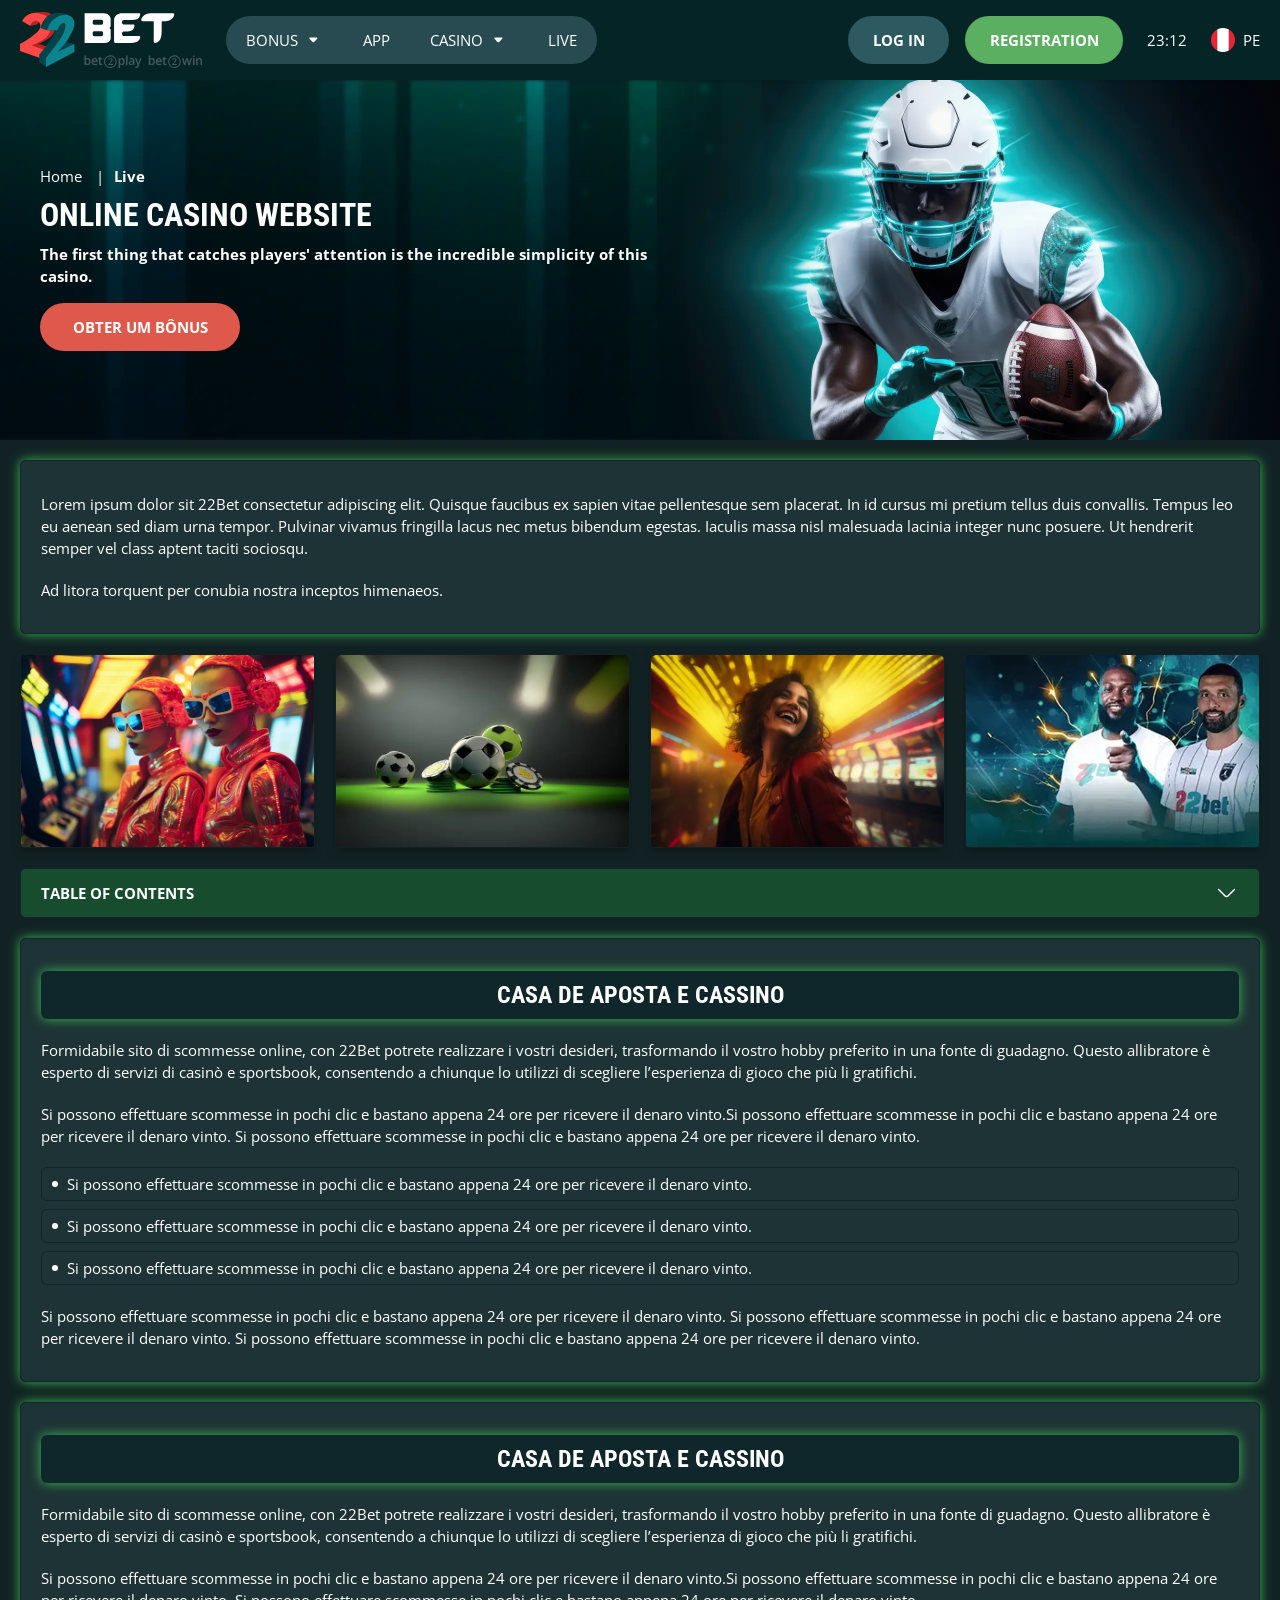
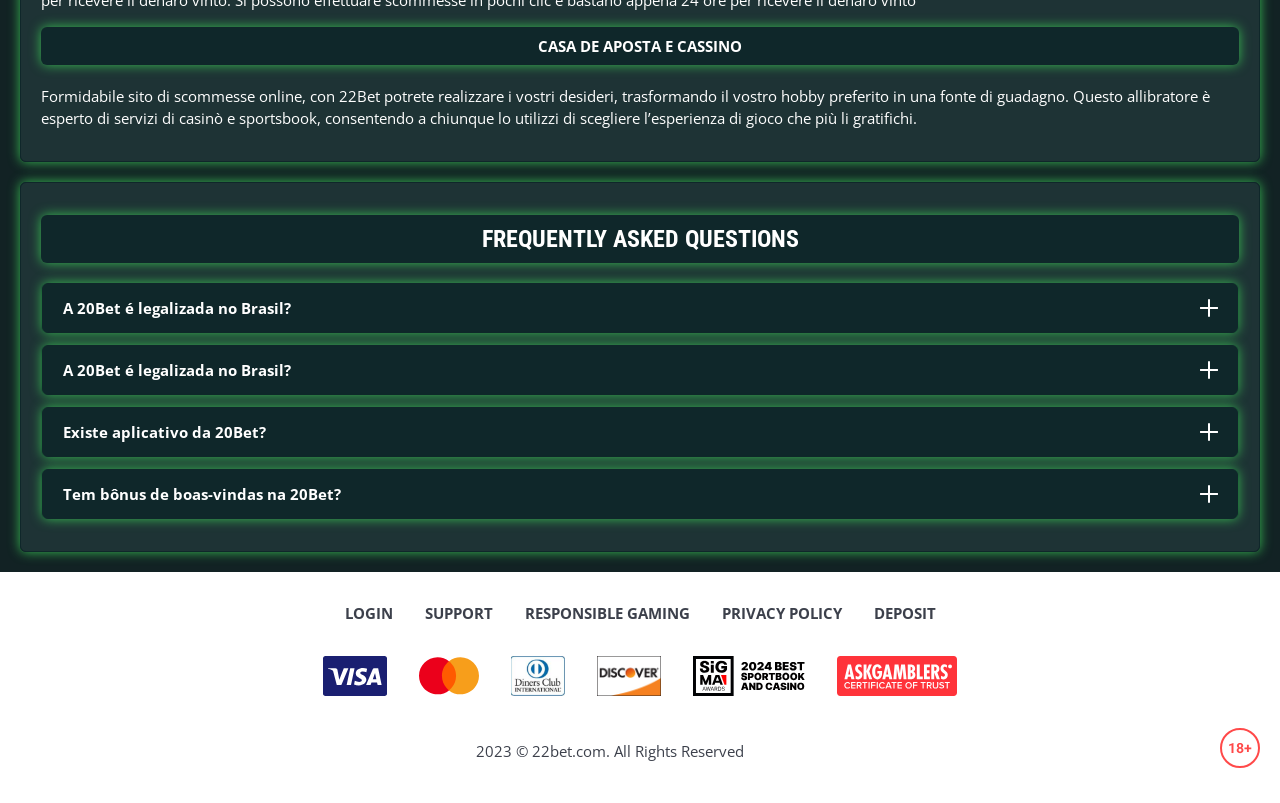
<file: live.html>
<!DOCTYPE html>
<html lang="pe">
  <head>
    <meta charset="UTF-8" />
   
    <meta name="viewport" content="width=device-width, initial-scale=1.0" />
    <title>22Bet </title>
    <meta name="description" content />
    <meta property="og:site_name" content />
    <meta property="og:title" content />
    <meta property="og:type" content="website" />
    <meta property="og:url" content />
    <meta property="og:image" content />
    <meta property="og:image:alt" content />
    <meta property="og:locale" content="pe" />
    <meta property="og:description" content />
    <link rel="preconnect" href="https://fonts.googleapis.com" />
    <link rel="preconnect" href="https://fonts.gstatic.com" crossorigin="anonymous" />
   <link href="https://fonts.googleapis.com/css2?family=Open+Sans:ital,wght@0,300..800;1,300..800&display=swap" rel="stylesheet">
<link href="https://fonts.googleapis.com/css?family=Roboto+Condensed&display=swap" rel="stylesheet">

   <link rel="stylesheet" href="./css/reset.css" />
    <link rel="stylesheet" href="./css/main.css" />
    <link rel="stylesheet" href="./css/media.css"/>
    <link rel="icon" href="./images/Group.png" type="image/x-icon"/>
    <script
    src="https://code.jquery.com/jquery-3.6.1.min.js"
    integrity="sha256-o88AwQnZB+VDvE9tvIXrMQaPlFFSUTR+nldQm1LuPXQ="
    crossorigin="anonymous"
  ></script>
  </head>
  <body>
    <header class="header">
      <section class="content header__content">
        <a href="./index.html" class="logo header__logo"
          ><img src="./images/logo.svg" alt="logo" title
        /></a>
        <button class="header__btn-menu" >
          <svg width="16px" height="16px" viewBox="0 0 16 16" xmlns="http://www.w3.org/2000/svg">
              <rect y="0" width="16" height="3" rx="1.5"></rect>
              <rect y="6.5" width="16" height="3" rx="1.5"></rect>
              <rect y="13" width="16" height="3" rx="1.5"></rect>
            </svg>
        </button>

          <nav class="menu header__menu">
            <ul class="header__menu-list">
                
              <li class="">
              <div class="header__menu-wrapper">
                <div class="js-button-expander js-button-expander--menu" >
                <a href="./bonus.html" >
                <span>Bonus</span>
              </a>
              </div>
              <div class="header__menu-wrap js-expand-content js-expand-content--menu">
                <ul >
                  <li>
                    <a href="./freeSpins.html">
                    <span>Free Spins</span>
                  </a></li>
                  <li><a href="./promoCode.html">
                    <span>Promo Code</span>
                  </a>
                </li>
                  <li><a href="./welcomeBonus.html">
                    <span>Welcome Bonus</span>
                  </a>
                </li>
                <li><a href="./vip.html">
                    <span>VIP</span>
                  </a>
                </li>
                </ul>
              </div>
              </div>
               <a href="./bonus.html" class="header__menu-item">
                <span>Bonus</span>
              </a>
            </li>
              <li>
                <a href="./app.html">
                 App
                </a>
              </li>
              
              <li class="">
              <div class="header__menu-wrapper">
                <div class="js-button-expander js-button-expander--menu" >
                <a href="./casino.html" >
                <span> Casino</span>
              </a>
              </div>
              <div class="header__menu-wrap js-expand-content js-expand-content--menu">
                <ul >
                  <li>
                    <a href="./slots.html">
                    <span>Slots</span>
                  </a></li>
                 
                </ul>
              </div>
              </div>
               <a href="./casino.html" class="header__menu-item">
                <span>Casino</span>
              </a>
            </li>
               <li>
                <a href="./live.html">
               Live
                </a>
              </li>
              <li>
                    <a href="./freeSpins.html">
                    <span>Free Spins</span>
                  </a></li>
                  <li><a href="./promoCode.html">
                    <span>Promo Code</span>
                  </a>
                </li>
                  <li><a href="./welcomeBonus.html">
                    <span>Welcome Bonus</span>
                  </a>
                </li>
                <li><a href="./vip.html">
                    <span>VIP</span>
                  </a>
                </li>
             <li>
                    <a href="./slots.html">
                    <span>Slots</span>
                  </a></li>
             
             
            </ul>
            <div class="header__button header__button-menu " >
              <a href="#" class="button  button__login-menu">log in</a>
              <a href="#" class="button button__menu">registration</a>
            </div>
           
          </nav>
            <a href="#" class="button button__login">log in</a>
            <a href="#" class="button button__singup">registration</a>
            <div id="clock" class="header__time">00:00</div>
            <a href="#" class="header__flag">
                <span><img src="./images/flag.png" alt="flag" title /></span>
                <span>pe</span>
              </a>
      </section>
    </header>
     <main class="main home main-page">
        <section class=" hero hero__page">
           
            <div class="background background-page">
              <img src="./images/live/bg-live.webp" alt="hero" title />
              
            </div>
            <div class="hero__wrapper hero__wrapper-page">
              <div class="hero__data hero__data-bonus">
                <ul
                class="breadcrumbs "
                
              >
                <li
                  
                >
                  <a href="/" >
                    <span >Home</span></a
                  >
                 
                </li>
                <li
                  
                >
                  <a href="#" > <span >Live</span></a>
                 
                </li>
              </ul>
                <h1 class="title general hero__title">
                  Online Casino Website
                </h1>
                 <p class="hero__text">The first thing that catches players' attention is the incredible simplicity of this casino.</p>
               
                <a href="#" class="button  hero__button ">Obter um Bônus</a>
               
              </div>
             
            </div>
          </section>
      <section class="main__wrap main__wrap-page">
       
       <section class="content__wrapper content__wrapper-page">

         
        
       
          <section class="content article">
            <p>
             Lorem ipsum dolor sit 22Bet consectetur adipiscing elit. Quisque faucibus ex sapien vitae pellentesque sem placerat. In id cursus mi pretium tellus duis convallis. Tempus leo eu aenean sed diam urna tempor. Pulvinar vivamus fringilla lacus nec metus bibendum egestas. Iaculis massa nisl malesuada lacinia integer nunc posuere. Ut hendrerit semper vel class aptent taciti sociosqu.
            </p>
            <p>
             Ad litora torquent per conubia nostra inceptos himenaeos.
            </p>
          </section>
               <section class="content casino">
           
              <ul class="casino__list">
                <li class="casino__item">
                 <a href="#">
                     <div class="casino__wrapper">
                      <img class="casino__img" src="./images/live/card-live1.webp" alt="" title>
                    <div class="casino__hover casino__hover-live">
                        
                        <div class="casino-box">
                            
                        <span href="#" class="button  casino__buttons">Play now</span>
                        </div>
                    </div>
                    </div>
                 </a>
                    
                </li>
                <li class="casino__item">
                   <a href="#">
                     <div class="casino__wrapper">
                      <img class="casino__img" src="./images/live/card-live2.webp" alt="" title>
                    <div class="casino__hover casino__hover-live">
                        
                        <div class="casino-box">
                            
                        <span href="#" class="button  casino__buttons">Play now</span>
                        </div>
                    </div>
                    </div>
                 </a>
              </li>
              <li class="casino__item">
                 <a href="#">
                     <div class="casino__wrapper">
                      <img class="casino__img" src="./images/live/card-live3.webp" alt="" title>
                    <div class="casino__hover casino__hover-live">
                        
                        <div class="casino-box">
                            
                        <span href="#" class="button  casino__buttons">Play now</span>
                        </div>
                    </div>
                    </div>
                 </a>
            </li>
             <li class="casino__item">
                 <a href="#">
                     <div class="casino__wrapper">
                      <img class="casino__img" src="./images/live/card-live4.webp" alt="" title>
                    <div class="casino__hover casino__hover-live">
                        
                        <div class="casino-box">
                            
                        <span href="#" class="button  casino__buttons">Play now</span>
                        </div>
                    </div>
                    </div>
                 </a>
            </li>
           
           
    
      

              </ul>
         </section>
             
        
        
              <section class="content menu-review__content">
              

            
                <div class="menu__review-desk menu__review-content">Table of Contents</div>
                <ul class="menu__review menu__review-list">
                  <li><a href="#">Casa de Aposta e Cassino</a></li>
                    <li><a href="#">Casa de Aposta e Cassino</a></li>
                      <li><a href="#">Casa de Aposta e Cassino</a></li>
                        <li><a href="#">Casa de Aposta e Cassino</a></li>
                          <li><a href="#">Frequently Asked Questions</a></li>
                 
                </ul>
             
          
          </section>
          
        
          <section class="content article">
            <h2 class="title high article__title">Casa de Aposta e Cassino</h2>
             
            <p>
             Formidabile sito di scommesse online, con 22Bet potrete realizzare i vostri desideri, trasformando il vostro hobby preferito in una fonte di guadagno. Questo allibratore è esperto di servizi di casinò e sportsbook, consentendo a chiunque lo utilizzi di scegliere l’esperienza di gioco che più li gratifichi.
            </p>
            <p>
             Si possono effettuare scommesse in pochi clic e bastano appena 24 ore per ricevere il denaro vinto.Si possono effettuare scommesse in pochi clic e bastano appena 24 ore per ricevere il denaro vinto. Si possono effettuare scommesse in pochi clic e bastano appena 24 ore per ricevere il denaro vinto.
            </p>
           <ul>
              <li>Si possono effettuare scommesse in pochi clic e bastano appena 24 ore per ricevere il denaro vinto.</li>
              <li>Si possono effettuare scommesse in pochi clic e bastano appena 24 ore per ricevere il denaro vinto.</li>
              <li>Si possono effettuare scommesse in pochi clic e bastano appena 24 ore per ricevere il denaro vinto.</li>
            </ul>
            <p>Si possono effettuare scommesse in pochi clic e bastano appena 24 ore per ricevere il denaro vinto. Si possono effettuare scommesse in pochi clic e bastano appena 24 ore per ricevere il denaro vinto. Si possono effettuare scommesse in pochi clic e bastano appena 24 ore per ricevere il denaro vinto.</p>
          </section>
         
         
           <section class="content article">
            <h2 class="title high article__title">Casa de Aposta e Cassino</h2>
            <p>Formidabile sito di scommesse online, con 22Bet potrete realizzare i vostri desideri, trasformando il vostro hobby preferito in una fonte di guadagno. Questo allibratore è esperto di servizi di casinò e sportsbook, consentendo a chiunque lo utilizzi di scegliere l’esperienza di gioco che più li gratifichi.</p>
            <p>Si possono effettuare scommesse in pochi clic e bastano appena 24 ore per ricevere il denaro vinto.Si possono effettuare scommesse in pochi clic e bastano appena 24 ore per ricevere il denaro vinto. Si possono effettuare scommesse in pochi clic e bastano appena 24 ore per ricevere il denaro vinto</p>
            <h3>Casa de Aposta e Cassino</h3>
            <p>Formidabile sito di scommesse online, con 22Bet potrete realizzare i vostri desideri, trasformando il vostro hobby preferito in una fonte di guadagno. Questo allibratore è esperto di servizi di casinò e sportsbook, consentendo a chiunque lo utilizzi di scegliere l’esperienza di gioco che più li gratifichi.</p>
           </section>

          <section class="content faq">
            <h2 class="title high faq__title">Frequently Asked Questions</h2>
            <ul class="faq__list " >
              <li class="faq__item"  >
                <h3 class="title medium faq__subtitle js-button-expander js-button-expander--faq"  >A 20Bet é legalizada no Brasil?
                 </h3>
                <div  class="faq__answer js-expand-content js-expand-content--faq" >
                  <p  >
                    Sim, a casa de apostas tem licença emitida por Curaçao, que é reconhecida no Brasil e a permite atuar por aqui.
                  </p>
                </div>
              </li>
              <li class="faq__item"  >
                <h3 class="title medium faq__subtitle js-button-expander js-button-expander--faq"  >A 20Bet é legalizada no Brasil?</h3>
                <div class="faq__answer js-expand-content js-expand-content--faq" >
                  <p  >
                    Sim, a casa de apostas tem licença emitida por Curaçao, que é reconhecida no Brasil e a permite atuar por aqui.
                  </p>
                </div>
              </li> 
              <li class="faq__item"  >
                <h3 class="title medium faq__subtitle js-button-expander js-button-expander--faq"  >Existe aplicativo da 20Bet?</h3>
                <div class="faq__answer js-expand-content js-expand-content--faq" >
                  <p  >
                   Sim, disponível para sistemas operacionais iOS e Android.
                  </p>
                </div>
              </li> 
              <li class="faq__item"  >
                <h3 class="title medium faq__subtitle js-button-expander js-button-expander--faq"  >Tem bônus de boas-vindas na 20Bet?</h3>
                <div class="faq__answer js-expand-content js-expand-content--faq" >
                  <p  >
                   O pacote especial para novos usuários da 20Bet paga 100% sobre o primeiro depósito, com limite de 600 BRL.
                  </p>
                </div>
              </li> 
             
            </ul>
          </section>
          
        </section> 
      
        <div class=""  onclick="scrollToTop()">
          <button class="main__arrow" id="scrollToTopBtn"></button>
        </div> 
        
      </section>
    </main> 
       <footer class=" footer ">
      <section class="content footer__content">
        <ul class="footer__menu">
         <li><a href="./login.html">Login</a></li>
         <li><a href="./support.html">Support</a></li>
         <li><a href="./responsible.html">Responsible Gaming</a></li>
         <li><a href="./policy.html">Privacy Policy</a></li>
         <li><a href="./deposit.html">Deposit</a></li>
        </ul>
       
          <ul class="footer__cards-list">
           
            <li>
              <a href="#"
                ><img src="./images/visa.svg" alt="cardvisa" title
              /></a>
            </li>
            <li>
              <a href="#"
                ><img
                  src="./images/mastercard.svg"
                  alt="mastercard"
                  title
              /></a>
            </li>
            <li>
                <a href="#"
                  ><img src="./images/diners.svg" alt="diners" title
                /></a>
              </li>
              <li>
                <a href="#"
                  ><img src="./images/discover.svg" alt="discover" title
                /></a>
              </li>
              <li>
                <a href="#"
                  ><img src="./images/sigma.svg" alt="sigma" title
                /></a>
              </li>
              <li>
                <a href="#"
                  ><img src="./images/ask.svg" alt="ask" title
                /></a>
              </li>
            
          </ul>
       
        <div class="footer__wrapp">
          <div class="footer__text">
           
            <p>2023 &copy; 22bet.com. All Rights Reserved
</p>
           
          </div>
          <div class="footer__age">
            <img src="./images/age.svg" alt="age" title />
          </div>
        </div>
      
      </section>
    </footer>
    <script src="./js/arrowUp.js" defer></script>
    <script src="./js/sidebar.js" defer></script>
    <script src="./js/expander.js" defer></script>
    <script src="./js/mobile-menu.js" defer></script>
    <script src="./js/clock.js" defer></script>
  </body>
</html>
</file>
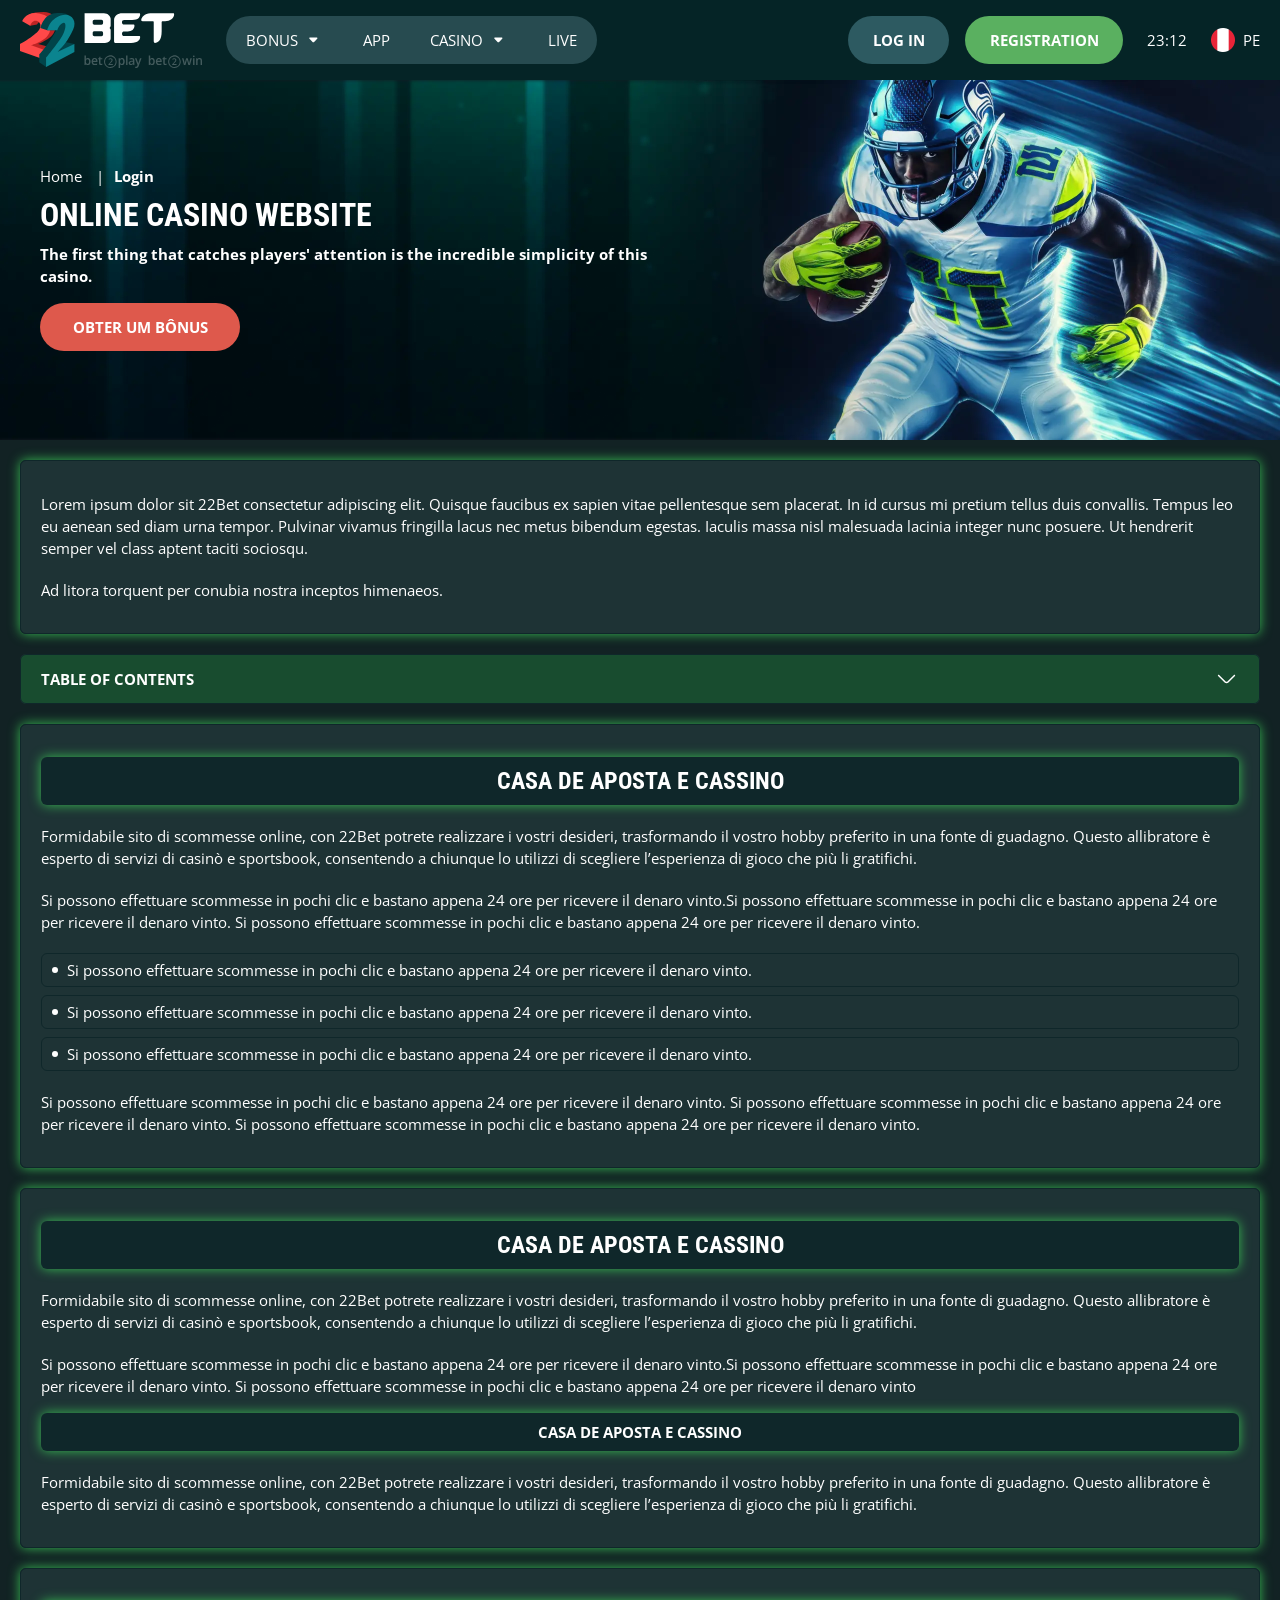
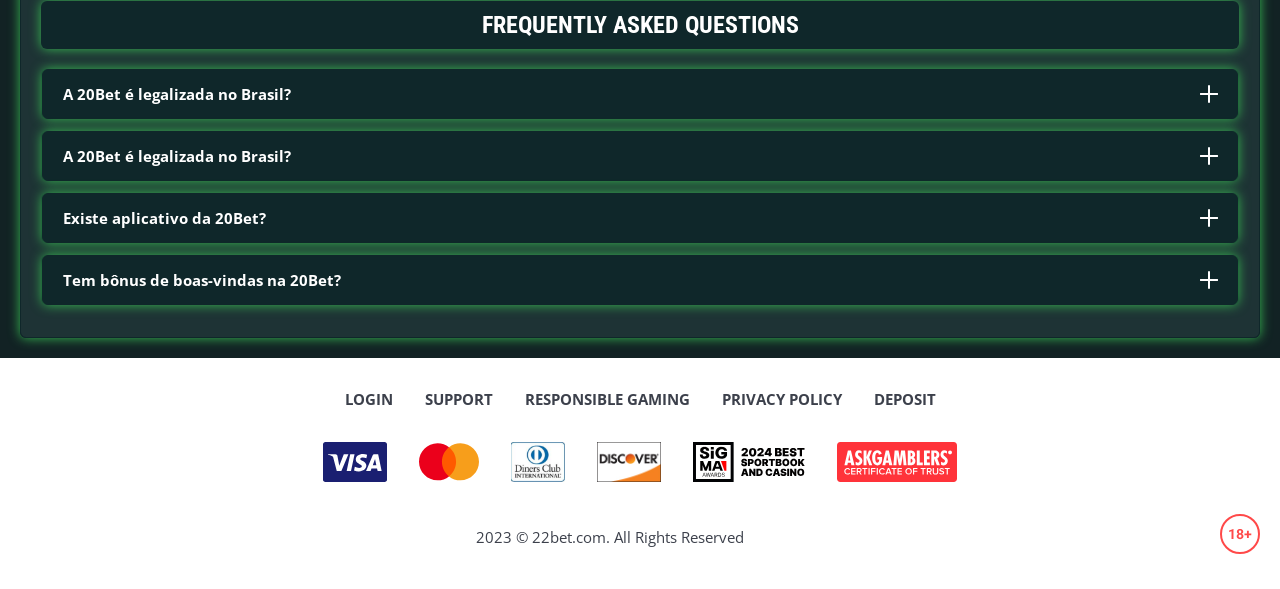
<file: login.html>
<!DOCTYPE html>
<html lang="pe">
  <head>
    <meta charset="UTF-8" />
   
    <meta name="viewport" content="width=device-width, initial-scale=1.0" />
    <title>22Bet </title>
    <meta name="description" content />
    <meta property="og:site_name" content />
    <meta property="og:title" content />
    <meta property="og:type" content="website" />
    <meta property="og:url" content />
    <meta property="og:image" content />
    <meta property="og:image:alt" content />
    <meta property="og:locale" content="pe" />
    <meta property="og:description" content />
    <link rel="preconnect" href="https://fonts.googleapis.com" />
    <link rel="preconnect" href="https://fonts.gstatic.com" crossorigin="anonymous" />
   <link href="https://fonts.googleapis.com/css2?family=Open+Sans:ital,wght@0,300..800;1,300..800&display=swap" rel="stylesheet">
<link href="https://fonts.googleapis.com/css?family=Roboto+Condensed&display=swap" rel="stylesheet">

   <link rel="stylesheet" href="./css/reset.css" />
    <link rel="stylesheet" href="./css/main.css" />
    <link rel="stylesheet" href="./css/media.css"/>
    <link rel="icon" href="./images/Group.png" type="image/x-icon"/>
    <script
    src="https://code.jquery.com/jquery-3.6.1.min.js"
    integrity="sha256-o88AwQnZB+VDvE9tvIXrMQaPlFFSUTR+nldQm1LuPXQ="
    crossorigin="anonymous"
  ></script>
  </head>
  <body>
    <header class="header">
      <section class="content header__content">
        <a href="./index.html" class="logo header__logo"
          ><img src="./images/logo.svg" alt="logo" title
        /></a>
        <button class="header__btn-menu" >
          <svg width="16px" height="16px" viewBox="0 0 16 16" xmlns="http://www.w3.org/2000/svg">
              <rect y="0" width="16" height="3" rx="1.5"></rect>
              <rect y="6.5" width="16" height="3" rx="1.5"></rect>
              <rect y="13" width="16" height="3" rx="1.5"></rect>
            </svg>
        </button>

          <nav class="menu header__menu">
            <ul class="header__menu-list">
                
              <li class="">
              <div class="header__menu-wrapper">
                <div class="js-button-expander js-button-expander--menu" >
                <a href="./bonus.html" >
                <span>Bonus</span>
              </a>
              </div>
              <div class="header__menu-wrap js-expand-content js-expand-content--menu">
                <ul >
                  <li>
                    <a href="./freeSpins.html">
                    <span>Free Spins</span>
                  </a></li>
                  <li><a href="./promoCode.html">
                    <span>Promo Code</span>
                  </a>
                </li>
                  <li><a href="./welcomeBonus.html">
                    <span>Welcome Bonus</span>
                  </a>
                </li>
                <li><a href="./vip.html">
                    <span>VIP</span>
                  </a>
                </li>
                </ul>
              </div>
              </div>
               <a href="./bonus.html" class="header__menu-item">
                <span>Bonus</span>
              </a>
            </li>
              <li>
                <a href="./app.html">
                 App
                </a>
              </li>
              
              <li class="">
              <div class="header__menu-wrapper">
                <div class="js-button-expander js-button-expander--menu" >
                <a href="./casino.html" >
                <span> Casino</span>
              </a>
              </div>
              <div class="header__menu-wrap js-expand-content js-expand-content--menu">
                <ul >
                  <li>
                    <a href="./slots.html">
                    <span>Slots</span>
                  </a></li>
                 
                </ul>
              </div>
              </div>
               <a href="./casino.html" class="header__menu-item">
                <span>Casino</span>
              </a>
            </li>
               <li>
                <a href="./live.html">
               Live
                </a>
              </li>
              <li>
                    <a href="./freeSpins.html">
                    <span>Free Spins</span>
                  </a></li>
                  <li><a href="./promoCode.html">
                    <span>Promo Code</span>
                  </a>
                </li>
                  <li><a href="./welcomeBonus.html">
                    <span>Welcome Bonus</span>
                  </a>
                </li>
                <li><a href="./vip.html">
                    <span>VIP</span>
                  </a>
                </li>
             <li>
                    <a href="./slots.html">
                    <span>Slots</span>
                  </a></li>
             
             
            </ul>
            <div class="header__button header__button-menu " >
              <a href="#" class="button  button__login-menu">log in</a>
              <a href="#" class="button button__menu">registration</a>
            </div>
           
          </nav>
            <a href="#" class="button button__login">log in</a>
            <a href="#" class="button button__singup">registration</a>
            <div id="clock" class="header__time">00:00</div>
            <a href="#" class="header__flag">
                <span><img src="./images/flag.png" alt="flag" title /></span>
                <span>pe</span>
              </a>
      </section>
    </header>
     <main class="main home main-page">
        <section class=" hero hero__page">
           
            <div class="background background-page">
              <img src="./images/layout-images/bg-login.webp" alt="hero" title />
              
            </div>
            <div class="hero__wrapper hero__wrapper-page">
              <div class="hero__data hero__data-bonus">
                <ul
                class="breadcrumbs "
                
              >
                <li
                  
                >
                  <a href="/" >
                    <span >Home</span></a
                  >
                 
                </li>
                <li
                  
                >
                  <a href="#" > <span >Login</span></a>
                 
                </li>
              </ul>
                <h1 class="title general hero__title">
                  Online Casino Website
                </h1>
                 <p class="hero__text">The first thing that catches players' attention is the incredible simplicity of this casino.</p>
               
                <a href="#" class="button  hero__button ">Obter um Bônus</a>
               
              </div>
             
            </div>
          </section>
      <section class="main__wrap main__wrap-page">
       
       <section class="content__wrapper content__wrapper-page">

         
        
       
          <section class="content article">
            <p>
             Lorem ipsum dolor sit 22Bet consectetur adipiscing elit. Quisque faucibus ex sapien vitae pellentesque sem placerat. In id cursus mi pretium tellus duis convallis. Tempus leo eu aenean sed diam urna tempor. Pulvinar vivamus fringilla lacus nec metus bibendum egestas. Iaculis massa nisl malesuada lacinia integer nunc posuere. Ut hendrerit semper vel class aptent taciti sociosqu.
            </p>
            <p>
             Ad litora torquent per conubia nostra inceptos himenaeos.
            </p>
          </section>
        
        
              <section class="content menu-review__content">
              

            
                <div class="menu__review-desk menu__review-content">Table of Contents</div>
                <ul class="menu__review menu__review-list">
                  <li><a href="#">Casa de Aposta e Cassino</a></li>
                    <li><a href="#">Casa de Aposta e Cassino</a></li>
                      <li><a href="#">Casa de Aposta e Cassino</a></li>
                        <li><a href="#">Casa de Aposta e Cassino</a></li>
                          <li><a href="#">Frequently Asked Questions</a></li>
                 
                </ul>
             
          
          </section>
          
        
          <section class="content article">
            <h2 class="title high article__title">Casa de Aposta e Cassino</h2>
             
            <p>
             Formidabile sito di scommesse online, con 22Bet potrete realizzare i vostri desideri, trasformando il vostro hobby preferito in una fonte di guadagno. Questo allibratore è esperto di servizi di casinò e sportsbook, consentendo a chiunque lo utilizzi di scegliere l’esperienza di gioco che più li gratifichi.
            </p>
            <p>
             Si possono effettuare scommesse in pochi clic e bastano appena 24 ore per ricevere il denaro vinto.Si possono effettuare scommesse in pochi clic e bastano appena 24 ore per ricevere il denaro vinto. Si possono effettuare scommesse in pochi clic e bastano appena 24 ore per ricevere il denaro vinto.
            </p>
           <ul>
              <li>Si possono effettuare scommesse in pochi clic e bastano appena 24 ore per ricevere il denaro vinto.</li>
              <li>Si possono effettuare scommesse in pochi clic e bastano appena 24 ore per ricevere il denaro vinto.</li>
              <li>Si possono effettuare scommesse in pochi clic e bastano appena 24 ore per ricevere il denaro vinto.</li>
            </ul>
            <p>Si possono effettuare scommesse in pochi clic e bastano appena 24 ore per ricevere il denaro vinto. Si possono effettuare scommesse in pochi clic e bastano appena 24 ore per ricevere il denaro vinto. Si possono effettuare scommesse in pochi clic e bastano appena 24 ore per ricevere il denaro vinto.</p>
          </section>
         
         
           <section class="content article">
            <h2 class="title high article__title">Casa de Aposta e Cassino</h2>
            <p>Formidabile sito di scommesse online, con 22Bet potrete realizzare i vostri desideri, trasformando il vostro hobby preferito in una fonte di guadagno. Questo allibratore è esperto di servizi di casinò e sportsbook, consentendo a chiunque lo utilizzi di scegliere l’esperienza di gioco che più li gratifichi.</p>
            <p>Si possono effettuare scommesse in pochi clic e bastano appena 24 ore per ricevere il denaro vinto.Si possono effettuare scommesse in pochi clic e bastano appena 24 ore per ricevere il denaro vinto. Si possono effettuare scommesse in pochi clic e bastano appena 24 ore per ricevere il denaro vinto</p>
            <h3>Casa de Aposta e Cassino</h3>
            <p>Formidabile sito di scommesse online, con 22Bet potrete realizzare i vostri desideri, trasformando il vostro hobby preferito in una fonte di guadagno. Questo allibratore è esperto di servizi di casinò e sportsbook, consentendo a chiunque lo utilizzi di scegliere l’esperienza di gioco che più li gratifichi.</p>
           </section>

          <section class="content faq">
            <h2 class="title high faq__title">Frequently Asked Questions</h2>
            <ul class="faq__list " >
              <li class="faq__item"  >
                <h3 class="title medium faq__subtitle js-button-expander js-button-expander--faq"  >A 20Bet é legalizada no Brasil?
                 </h3>
                <div  class="faq__answer js-expand-content js-expand-content--faq" >
                  <p  >
                    Sim, a casa de apostas tem licença emitida por Curaçao, que é reconhecida no Brasil e a permite atuar por aqui.
                  </p>
                </div>
              </li>
              <li class="faq__item"  >
                <h3 class="title medium faq__subtitle js-button-expander js-button-expander--faq"  >A 20Bet é legalizada no Brasil?</h3>
                <div class="faq__answer js-expand-content js-expand-content--faq" >
                  <p  >
                    Sim, a casa de apostas tem licença emitida por Curaçao, que é reconhecida no Brasil e a permite atuar por aqui.
                  </p>
                </div>
              </li> 
              <li class="faq__item"  >
                <h3 class="title medium faq__subtitle js-button-expander js-button-expander--faq"  >Existe aplicativo da 20Bet?</h3>
                <div class="faq__answer js-expand-content js-expand-content--faq" >
                  <p  >
                   Sim, disponível para sistemas operacionais iOS e Android.
                  </p>
                </div>
              </li> 
              <li class="faq__item"  >
                <h3 class="title medium faq__subtitle js-button-expander js-button-expander--faq"  >Tem bônus de boas-vindas na 20Bet?</h3>
                <div class="faq__answer js-expand-content js-expand-content--faq" >
                  <p  >
                   O pacote especial para novos usuários da 20Bet paga 100% sobre o primeiro depósito, com limite de 600 BRL.
                  </p>
                </div>
              </li> 
             
            </ul>
          </section>
          
        </section> 
      
        <div class=""  onclick="scrollToTop()">
          <button class="main__arrow" id="scrollToTopBtn"></button>
        </div> 
        
      </section>
    </main> 
      <footer class=" footer ">
      <section class="content footer__content">
        <ul class="footer__menu">
         <li><a href="./login.html">Login</a></li>
         <li><a href="./support.html">Support</a></li>
         <li><a href="./responsible.html">Responsible Gaming</a></li>
         <li><a href="./policy.html">Privacy Policy</a></li>
         <li><a href="./deposit.html">Deposit</a></li>
        </ul>
       
          <ul class="footer__cards-list">
           
            <li>
              <a href="#"
                ><img src="./images/visa.svg" alt="cardvisa" title
              /></a>
            </li>
            <li>
              <a href="#"
                ><img
                  src="./images/mastercard.svg"
                  alt="mastercard"
                  title
              /></a>
            </li>
            <li>
                <a href="#"
                  ><img src="./images/diners.svg" alt="diners" title
                /></a>
              </li>
              <li>
                <a href="#"
                  ><img src="./images/discover.svg" alt="discover" title
                /></a>
              </li>
              <li>
                <a href="#"
                  ><img src="./images/sigma.svg" alt="sigma" title
                /></a>
              </li>
              <li>
                <a href="#"
                  ><img src="./images/ask.svg" alt="ask" title
                /></a>
              </li>
            
          </ul>
       
        <div class="footer__wrapp">
          <div class="footer__text">
           
            <p>2023 &copy; 22bet.com. All Rights Reserved
</p>
           
          </div>
          <div class="footer__age">
            <img src="./images/age.svg" alt="age" title />
          </div>
        </div>
      
      </section>
    </footer>
    <script src="./js/arrowUp.js" defer></script>
    <script src="./js/sidebar.js" defer></script>
    <script src="./js/expander.js" defer></script>
    <script src="./js/mobile-menu.js" defer></script>
    <script src="./js/clock.js" defer></script>
  </body>
</html>
</file>
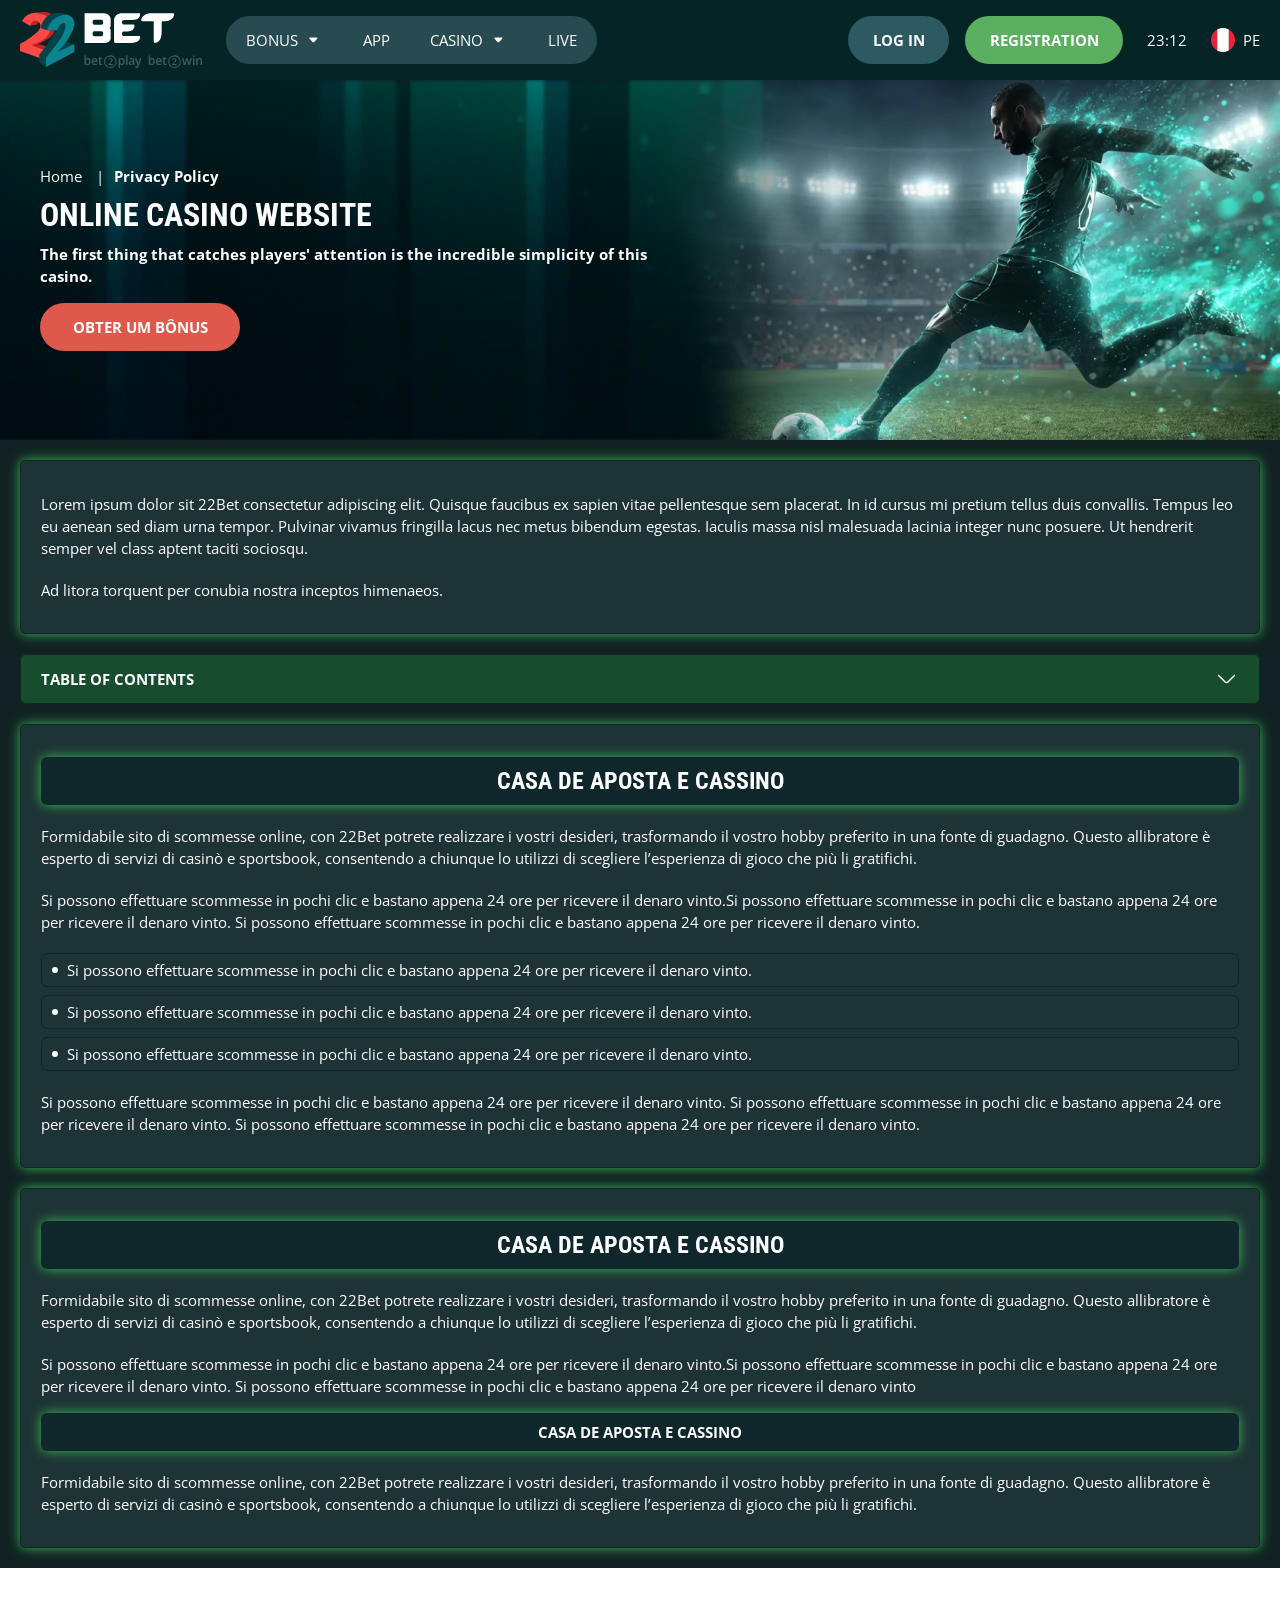
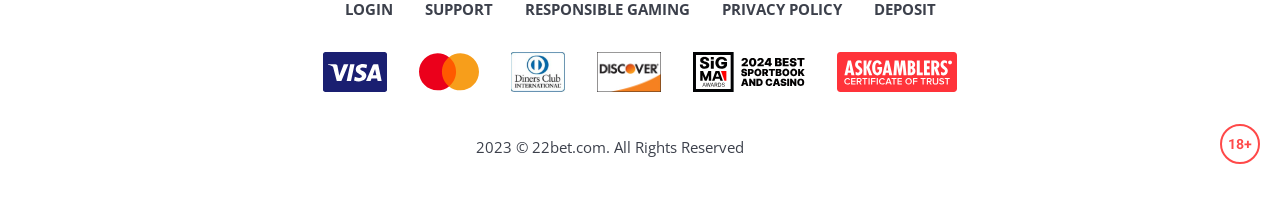
<file: policy.html>
<!DOCTYPE html>
<html lang="pe">
  <head>
    <meta charset="UTF-8" />
   
    <meta name="viewport" content="width=device-width, initial-scale=1.0" />
    <title>22Bet </title>
    <meta name="description" content />
    <meta property="og:site_name" content />
    <meta property="og:title" content />
    <meta property="og:type" content="website" />
    <meta property="og:url" content />
    <meta property="og:image" content />
    <meta property="og:image:alt" content />
    <meta property="og:locale" content="pe" />
    <meta property="og:description" content />
    <link rel="preconnect" href="https://fonts.googleapis.com" />
    <link rel="preconnect" href="https://fonts.gstatic.com" crossorigin="anonymous" />
   <link href="https://fonts.googleapis.com/css2?family=Open+Sans:ital,wght@0,300..800;1,300..800&display=swap" rel="stylesheet">
<link href="https://fonts.googleapis.com/css?family=Roboto+Condensed&display=swap" rel="stylesheet">

   <link rel="stylesheet" href="./css/reset.css" />
    <link rel="stylesheet" href="./css/main.css" />
    <link rel="stylesheet" href="./css/media.css"/>
    <link rel="icon" href="./images/Group.png" type="image/x-icon"/>
    <script
    src="https://code.jquery.com/jquery-3.6.1.min.js"
    integrity="sha256-o88AwQnZB+VDvE9tvIXrMQaPlFFSUTR+nldQm1LuPXQ="
    crossorigin="anonymous"
  ></script>
  </head>
  <body>
    <header class="header">
      <section class="content header__content">
        <a href="./index.html" class="logo header__logo"
          ><img src="./images/logo.svg" alt="logo" title
        /></a>
        <button class="header__btn-menu" >
          <svg width="16px" height="16px" viewBox="0 0 16 16" xmlns="http://www.w3.org/2000/svg">
              <rect y="0" width="16" height="3" rx="1.5"></rect>
              <rect y="6.5" width="16" height="3" rx="1.5"></rect>
              <rect y="13" width="16" height="3" rx="1.5"></rect>
            </svg>
        </button>

          <nav class="menu header__menu">
            <ul class="header__menu-list">
                
              <li class="">
              <div class="header__menu-wrapper">
                <div class="js-button-expander js-button-expander--menu" >
                <a href="./bonus.html" >
                <span>Bonus</span>
              </a>
              </div>
              <div class="header__menu-wrap js-expand-content js-expand-content--menu">
                <ul >
                  <li>
                    <a href="./freeSpins.html">
                    <span>Free Spins</span>
                  </a></li>
                  <li><a href="./promoCode.html">
                    <span>Promo Code</span>
                  </a>
                </li>
                  <li><a href="./welcomeBonus.html">
                    <span>Welcome Bonus</span>
                  </a>
                </li>
                <li><a href="./vip.html">
                    <span>VIP</span>
                  </a>
                </li>
                </ul>
              </div>
              </div>
               <a href="./bonus.html" class="header__menu-item">
                <span>Bonus</span>
              </a>
            </li>
              <li>
                <a href="./app.html">
                 App
                </a>
              </li>
              
              <li class="">
              <div class="header__menu-wrapper">
                <div class="js-button-expander js-button-expander--menu" >
                <a href="./casino.html" >
                <span> Casino</span>
              </a>
              </div>
              <div class="header__menu-wrap js-expand-content js-expand-content--menu">
                <ul >
                  <li>
                    <a href="./slots.html">
                    <span>Slots</span>
                  </a></li>
                 
                </ul>
              </div>
              </div>
               <a href="./casino.html" class="header__menu-item">
                <span>Casino</span>
              </a>
            </li>
               <li>
                <a href="./live.html">
               Live
                </a>
              </li>
              <li>
                    <a href="./freeSpins.html">
                    <span>Free Spins</span>
                  </a></li>
                  <li><a href="./promoCode.html">
                    <span>Promo Code</span>
                  </a>
                </li>
                  <li><a href="./welcomeBonus.html">
                    <span>Welcome Bonus</span>
                  </a>
                </li>
                <li><a href="./vip.html">
                    <span>VIP</span>
                  </a>
                </li>
             <li>
                    <a href="./slots.html">
                    <span>Slots</span>
                  </a></li>
             
             
            </ul>
            <div class="header__button header__button-menu " >
              <a href="#" class="button  button__login-menu">log in</a>
              <a href="#" class="button button__menu">registration</a>
            </div>
           
          </nav>
            <a href="#" class="button button__login">log in</a>
            <a href="#" class="button button__singup">registration</a>
            <div id="clock" class="header__time">00:00</div>
            <a href="#" class="header__flag">
                <span><img src="./images/flag.png" alt="flag" title /></span>
                <span>pe</span>
              </a>
      </section>
    </header>
     <main class="main home main-page">
        <section class=" hero hero__page">
           
            <div class="background  background-page">
              <img src="./images/layout-images/bg-policy.webp" alt="hero" title />
              
            </div>
            <div class="hero__wrapper hero__wrapper-page">
              <div class="hero__data hero__data-bonus">
                <ul
                class="breadcrumbs "
                
              >
                <li
                  
                >
                  <a href="/" >
                    <span >Home</span></a
                  >
                 
                </li>
                <li
                  
                >
                  <a href="#" > <span >Privacy Policy</span></a>
                 
                </li>
              </ul>
                <h1 class="title general hero__title">
                  Online Casino Website
                </h1>
                 <p class="hero__text">The first thing that catches players' attention is the incredible simplicity of this casino.</p>
               
                <a href="#" class="button  hero__button ">Obter um Bônus</a>
               
              </div>
             
            </div>
          </section>
      <section class="main__wrap main__wrap-page">
       
       <section class="content__wrapper content__wrapper-page">

         
        
       
          <section class="content article">
            <p>
             Lorem ipsum dolor sit 22Bet consectetur adipiscing elit. Quisque faucibus ex sapien vitae pellentesque sem placerat. In id cursus mi pretium tellus duis convallis. Tempus leo eu aenean sed diam urna tempor. Pulvinar vivamus fringilla lacus nec metus bibendum egestas. Iaculis massa nisl malesuada lacinia integer nunc posuere. Ut hendrerit semper vel class aptent taciti sociosqu.
            </p>
            <p>
             Ad litora torquent per conubia nostra inceptos himenaeos.
            </p>
          </section>
        
        
              <section class="content menu-review__content">
              

            
                <div class="menu__review-desk menu__review-content">Table of Contents</div>
                <ul class="menu__review menu__review-list">
                  <li><a href="#">Casa de Aposta e Cassino</a></li>
                    <li><a href="#">Casa de Aposta e Cassino</a></li>
                      <li><a href="#">Casa de Aposta e Cassino</a></li>
                        <li><a href="#">Casa de Aposta e Cassino</a></li>
                          <li><a href="#">Frequently Asked Questions</a></li>
                 
                </ul>
             
          
          </section>
          
        
          <section class="content article">
            <h2 class="title high article__title">Casa de Aposta e Cassino</h2>
             
            <p>
             Formidabile sito di scommesse online, con 22Bet potrete realizzare i vostri desideri, trasformando il vostro hobby preferito in una fonte di guadagno. Questo allibratore è esperto di servizi di casinò e sportsbook, consentendo a chiunque lo utilizzi di scegliere l’esperienza di gioco che più li gratifichi.
            </p>
            <p>
             Si possono effettuare scommesse in pochi clic e bastano appena 24 ore per ricevere il denaro vinto.Si possono effettuare scommesse in pochi clic e bastano appena 24 ore per ricevere il denaro vinto. Si possono effettuare scommesse in pochi clic e bastano appena 24 ore per ricevere il denaro vinto.
            </p>
           <ul>
              <li>Si possono effettuare scommesse in pochi clic e bastano appena 24 ore per ricevere il denaro vinto.</li>
              <li>Si possono effettuare scommesse in pochi clic e bastano appena 24 ore per ricevere il denaro vinto.</li>
              <li>Si possono effettuare scommesse in pochi clic e bastano appena 24 ore per ricevere il denaro vinto.</li>
            </ul>
            <p>Si possono effettuare scommesse in pochi clic e bastano appena 24 ore per ricevere il denaro vinto. Si possono effettuare scommesse in pochi clic e bastano appena 24 ore per ricevere il denaro vinto. Si possono effettuare scommesse in pochi clic e bastano appena 24 ore per ricevere il denaro vinto.</p>
          </section>
         
         
           <section class="content article">
            <h2 class="title high article__title">Casa de Aposta e Cassino</h2>
            <p>Formidabile sito di scommesse online, con 22Bet potrete realizzare i vostri desideri, trasformando il vostro hobby preferito in una fonte di guadagno. Questo allibratore è esperto di servizi di casinò e sportsbook, consentendo a chiunque lo utilizzi di scegliere l’esperienza di gioco che più li gratifichi.</p>
            <p>Si possono effettuare scommesse in pochi clic e bastano appena 24 ore per ricevere il denaro vinto.Si possono effettuare scommesse in pochi clic e bastano appena 24 ore per ricevere il denaro vinto. Si possono effettuare scommesse in pochi clic e bastano appena 24 ore per ricevere il denaro vinto</p>
            <h3>Casa de Aposta e Cassino</h3>
            <p>Formidabile sito di scommesse online, con 22Bet potrete realizzare i vostri desideri, trasformando il vostro hobby preferito in una fonte di guadagno. Questo allibratore è esperto di servizi di casinò e sportsbook, consentendo a chiunque lo utilizzi di scegliere l’esperienza di gioco che più li gratifichi.</p>
           </section>

        </section> 
      
        <div class=""  onclick="scrollToTop()">
          <button class="main__arrow" id="scrollToTopBtn"></button>
        </div> 
        
      </section>
    </main> 
     <footer class=" footer ">
      <section class="content footer__content">
        <ul class="footer__menu">
         <li><a href="./login.html">Login</a></li>
         <li><a href="./support.html">Support</a></li>
         <li><a href="./responsible.html">Responsible Gaming</a></li>
         <li><a href="./policy.html">Privacy Policy</a></li>
         <li><a href="./deposit.html">Deposit</a></li>
        </ul>
       
          <ul class="footer__cards-list">
           
            <li>
              <a href="#"
                ><img src="./images/visa.svg" alt="cardvisa" title
              /></a>
            </li>
            <li>
              <a href="#"
                ><img
                  src="./images/mastercard.svg"
                  alt="mastercard"
                  title
              /></a>
            </li>
            <li>
                <a href="#"
                  ><img src="./images/diners.svg" alt="diners" title
                /></a>
              </li>
              <li>
                <a href="#"
                  ><img src="./images/discover.svg" alt="discover" title
                /></a>
              </li>
              <li>
                <a href="#"
                  ><img src="./images/sigma.svg" alt="sigma" title
                /></a>
              </li>
              <li>
                <a href="#"
                  ><img src="./images/ask.svg" alt="ask" title
                /></a>
              </li>
            
          </ul>
       
        <div class="footer__wrapp">
          <div class="footer__text">
           
            <p>2023 &copy; 22bet.com. All Rights Reserved
</p>
           
          </div>
          <div class="footer__age">
            <img src="./images/age.svg" alt="age" title />
          </div>
        </div>
      
      </section>
    </footer>
    <script src="./js/arrowUp.js" defer></script>
    <script src="./js/sidebar.js" defer></script>
    <script src="./js/expander.js" defer></script>
    <script src="./js/mobile-menu.js" defer></script>
    <script src="./js/clock.js" defer></script>
  </body>
</html>
</file>
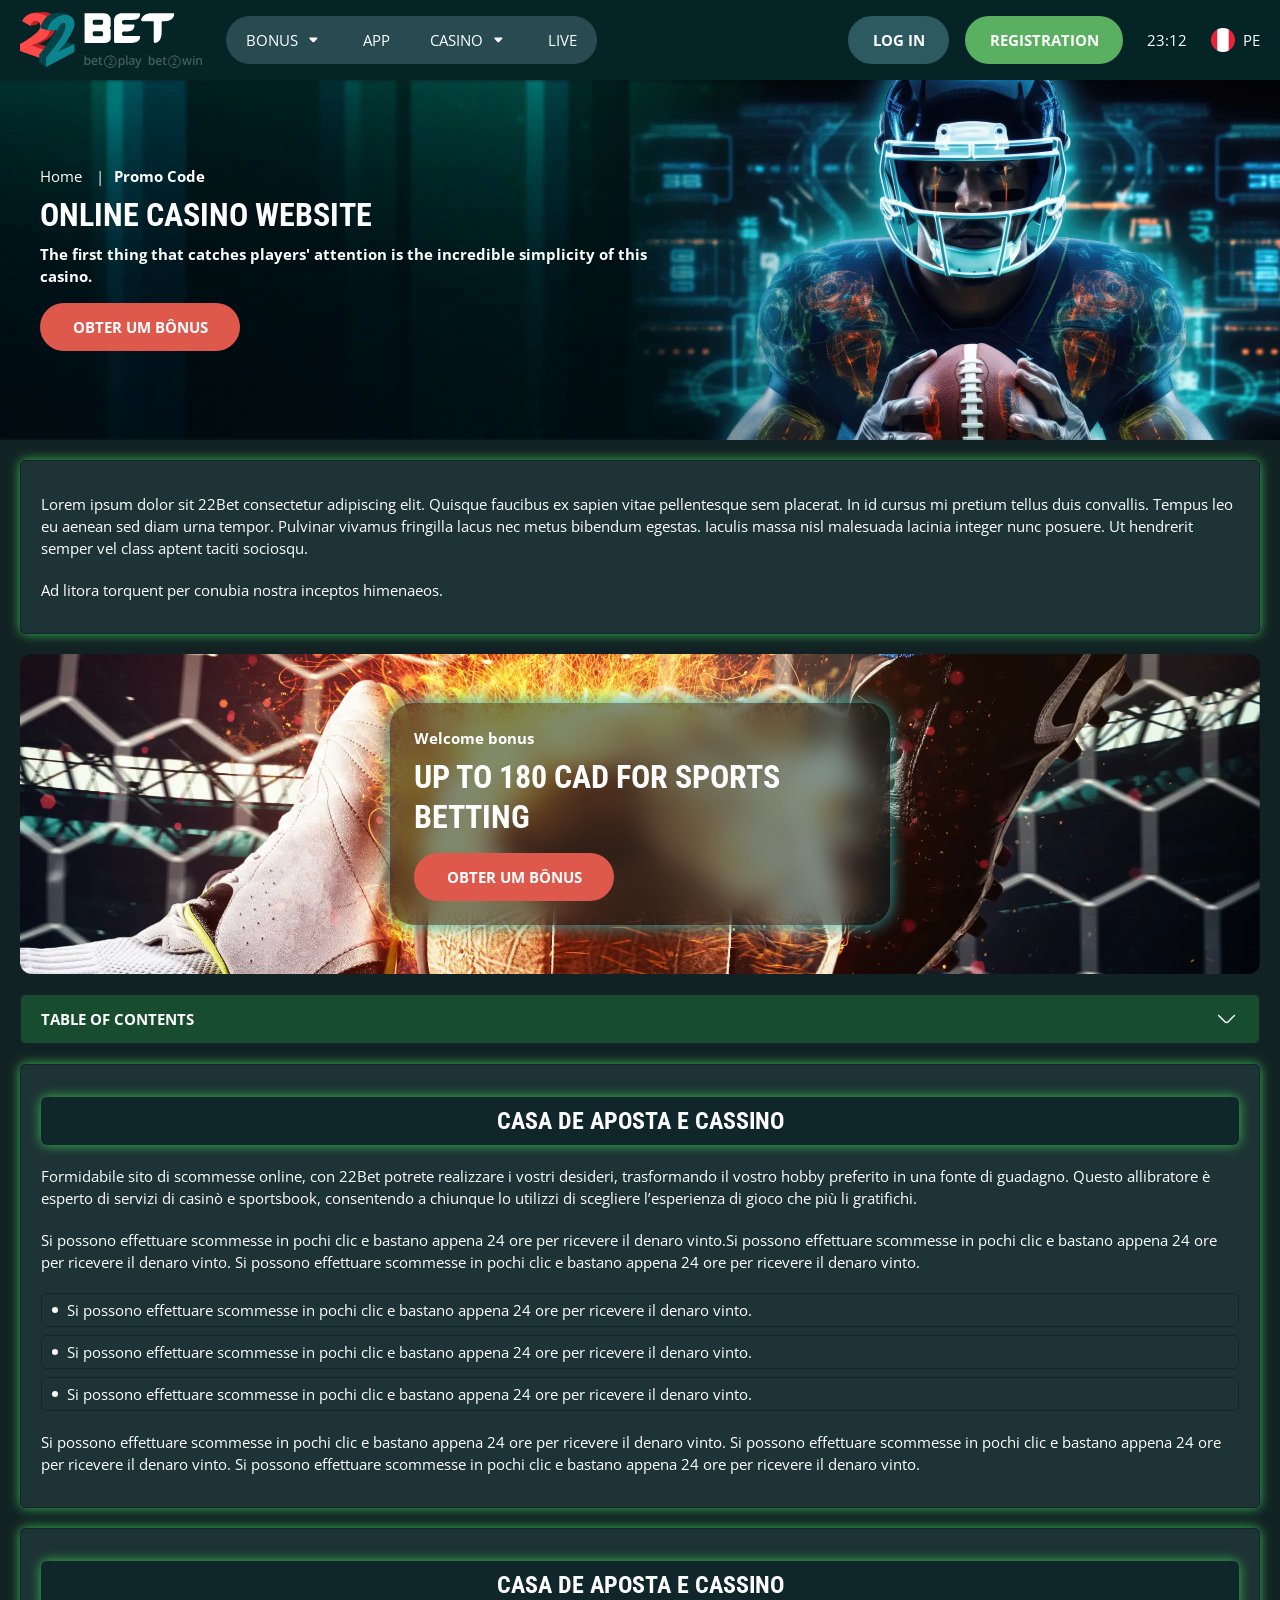
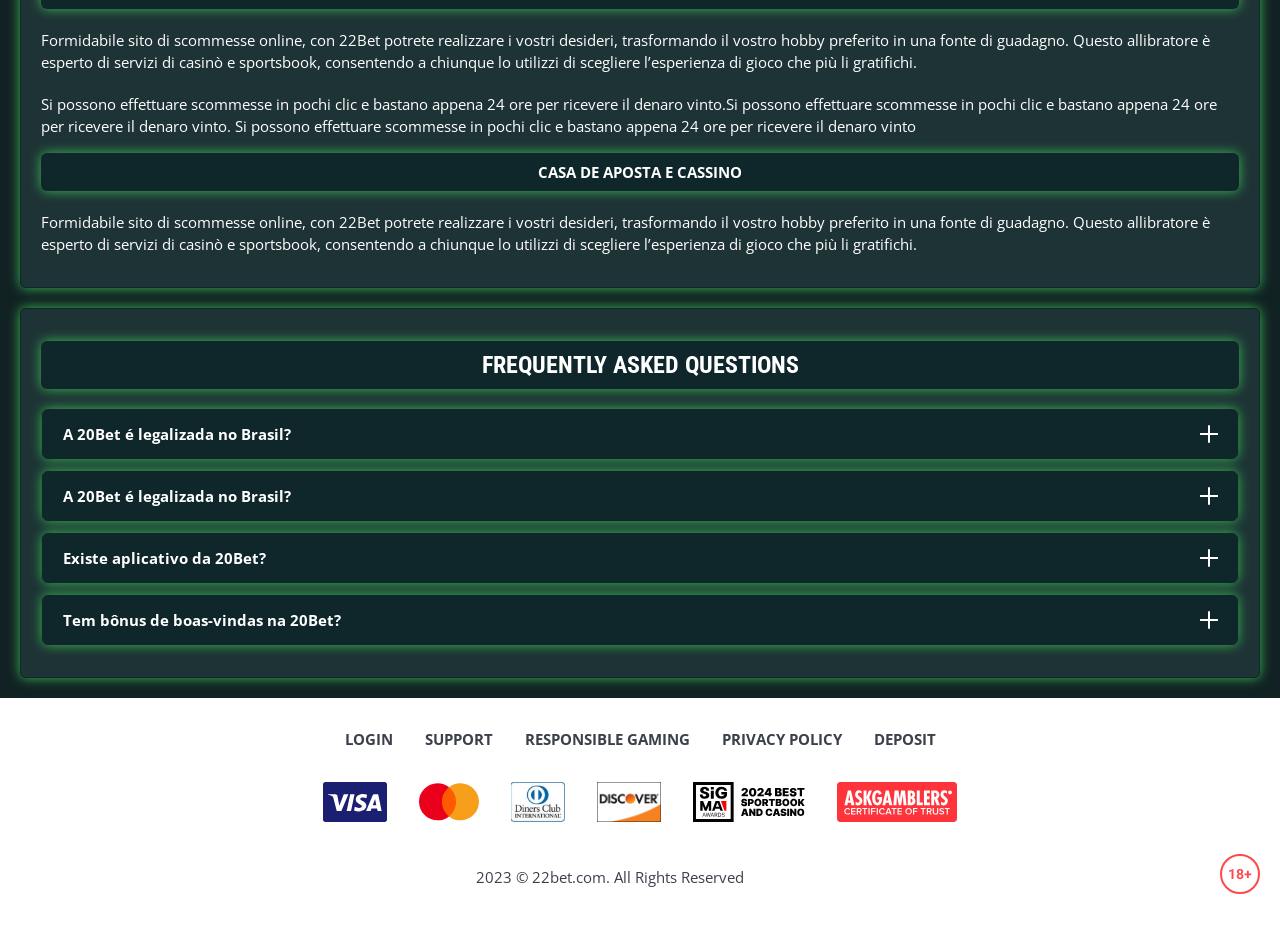
<file: promoCode.html>
<!DOCTYPE html>
<html lang="pe">
  <head>
    <meta charset="UTF-8" />
   
    <meta name="viewport" content="width=device-width, initial-scale=1.0" />
    <title>22Bet </title>
    <meta name="description" content />
    <meta property="og:site_name" content />
    <meta property="og:title" content />
    <meta property="og:type" content="website" />
    <meta property="og:url" content />
    <meta property="og:image" content />
    <meta property="og:image:alt" content />
    <meta property="og:locale" content="pe" />
    <meta property="og:description" content />
    <link rel="preconnect" href="https://fonts.googleapis.com" />
    <link rel="preconnect" href="https://fonts.gstatic.com" crossorigin="anonymous" />
   <link href="https://fonts.googleapis.com/css2?family=Open+Sans:ital,wght@0,300..800;1,300..800&display=swap" rel="stylesheet">
<link href="https://fonts.googleapis.com/css?family=Roboto+Condensed&display=swap" rel="stylesheet">

   <link rel="stylesheet" href="./css/reset.css" />
    <link rel="stylesheet" href="./css/main.css" />
    <link rel="stylesheet" href="./css/media.css"/>
    <link rel="icon" href="./images/Group.png" type="image/x-icon"/>
    <script
    src="https://code.jquery.com/jquery-3.6.1.min.js"
    integrity="sha256-o88AwQnZB+VDvE9tvIXrMQaPlFFSUTR+nldQm1LuPXQ="
    crossorigin="anonymous"
  ></script>
  </head>
  <body>
    <header class="header">
      <section class="content header__content">
        <a href="./index.html" class="logo header__logo"
          ><img src="./images/logo.svg" alt="logo" title
        /></a>
        <button class="header__btn-menu" >
          <svg width="16px" height="16px" viewBox="0 0 16 16" xmlns="http://www.w3.org/2000/svg">
              <rect y="0" width="16" height="3" rx="1.5"></rect>
              <rect y="6.5" width="16" height="3" rx="1.5"></rect>
              <rect y="13" width="16" height="3" rx="1.5"></rect>
            </svg>
        </button>

          <nav class="menu header__menu">
            <ul class="header__menu-list">
                
              <li class="">
              <div class="header__menu-wrapper">
                <div class="js-button-expander js-button-expander--menu" >
                <a href="./bonus.html" >
                <span>Bonus</span>
              </a>
              </div>
              <div class="header__menu-wrap js-expand-content js-expand-content--menu">
                <ul >
                  <li>
                    <a href="./freeSpins.html">
                    <span>Free Spins</span>
                  </a></li>
                  <li><a href="./promoCode.html">
                    <span>Promo Code</span>
                  </a>
                </li>
                  <li><a href="./welcomeBonus.html">
                    <span>Welcome Bonus</span>
                  </a>
                </li>
                <li><a href="./vip.html">
                    <span>VIP</span>
                  </a>
                </li>
                </ul>
              </div>
              </div>
               <a href="./bonus.html" class="header__menu-item">
                <span>Bonus</span>
              </a>
            </li>
              <li>
                <a href="./app.html">
                 App
                </a>
              </li>
              
              <li class="">
              <div class="header__menu-wrapper">
                <div class="js-button-expander js-button-expander--menu" >
                <a href="./casino.html" >
                <span> Casino</span>
              </a>
              </div>
              <div class="header__menu-wrap js-expand-content js-expand-content--menu">
                <ul >
                  <li>
                    <a href="./slots.html">
                    <span>Slots</span>
                  </a></li>
                 
                </ul>
              </div>
              </div>
               <a href="./casino.html" class="header__menu-item">
                <span>Casino</span>
              </a>
            </li>
               <li>
                <a href="./live.html">
               Live
                </a>
              </li>
              <li>
                    <a href="./freeSpins.html">
                    <span>Free Spins</span>
                  </a></li>
                  <li><a href="./promoCode.html">
                    <span>Promo Code</span>
                  </a>
                </li>
                  <li><a href="./welcomeBonus.html">
                    <span>Welcome Bonus</span>
                  </a>
                </li>
                <li><a href="./vip.html">
                    <span>VIP</span>
                  </a>
                </li>
             <li>
                    <a href="./slots.html">
                    <span>Slots</span>
                  </a></li>
             
             
            </ul>
            <div class="header__button header__button-menu " >
              <a href="#" class="button  button__login-menu">log in</a>
              <a href="#" class="button button__menu">registration</a>
            </div>
           
          </nav>
            <a href="#" class="button button__login">log in</a>
            <a href="#" class="button button__singup">registration</a>
            <div id="clock" class="header__time">00:00</div>
            <a href="#" class="header__flag">
                <span><img src="./images/flag.png" alt="flag" title /></span>
                <span>pe</span>
              </a>
      </section>
    </header>
     <main class="main home main-page">
        <section class=" hero hero__page">
           
            <div class="background ">
              <img src="./images/layout-images/bg-promoCode.webp" alt="hero" title />
              
            </div>
            <div class="hero__wrapper hero__wrapper-page">
              <div class="hero__data hero__data-bonus">
                <ul
                class="breadcrumbs "
                
              >
                <li
                  
                >
                  <a href="/" >
                    <span >Home</span></a
                  >
                 
                </li>
                <li
                  
                >
                  <a href="#" > <span >Promo Code</span></a>
                 
                </li>
              </ul>
                <h1 class="title general hero__title">
                  Online Casino Website
                </h1>
                 <p class="hero__text">The first thing that catches players' attention is the incredible simplicity of this casino.</p>
               
                <a href="#" class="button  hero__button ">Obter um Bônus</a>
               
              </div>
             
            </div>
          </section>
      <section class="main__wrap main__wrap-page">
       
       <section class="content__wrapper content__wrapper-page">

         
        
       
          <section class="content article">
            <p>
             Lorem ipsum dolor sit 22Bet consectetur adipiscing elit. Quisque faucibus ex sapien vitae pellentesque sem placerat. In id cursus mi pretium tellus duis convallis. Tempus leo eu aenean sed diam urna tempor. Pulvinar vivamus fringilla lacus nec metus bibendum egestas. Iaculis massa nisl malesuada lacinia integer nunc posuere. Ut hendrerit semper vel class aptent taciti sociosqu.
            </p>
            <p>
             Ad litora torquent per conubia nostra inceptos himenaeos.
            </p>
          </section>
         
             
             <section class="content banner banner__center">
            <div class="background banner__background ">
              
              <img src="./images/layout-images/banner-promoCode.webp" alt="banner" title />
              
            </div>
            <div class="banner__info">
              <p class="banner__subtitle">Welcome bonus</p>
              <h2 class="title high banner__title-main">
                  
               up to 180 CAD
for sports betting
              </h2>
            
              <a href="#" class="button banner__button">Obter um Bônus</a>
            </div>
          </section>
        
              <section class="content menu-review__content">
              

            
                <div class="menu__review-desk menu__review-content">Table of Contents</div>
                <ul class="menu__review menu__review-list">
                  <li><a href="#">Casa de Aposta e Cassino</a></li>
                    <li><a href="#">Casa de Aposta e Cassino</a></li>
                      <li><a href="#">Casa de Aposta e Cassino</a></li>
                        <li><a href="#">Casa de Aposta e Cassino</a></li>
                          <li><a href="#">Frequently Asked Questions</a></li>
                 
                </ul>
             
          
          </section>
          
        
          <section class="content article">
            <h2 class="title high article__title">Casa de Aposta e Cassino</h2>
             
            <p>
             Formidabile sito di scommesse online, con 22Bet potrete realizzare i vostri desideri, trasformando il vostro hobby preferito in una fonte di guadagno. Questo allibratore è esperto di servizi di casinò e sportsbook, consentendo a chiunque lo utilizzi di scegliere l’esperienza di gioco che più li gratifichi.
            </p>
            <p>
             Si possono effettuare scommesse in pochi clic e bastano appena 24 ore per ricevere il denaro vinto.Si possono effettuare scommesse in pochi clic e bastano appena 24 ore per ricevere il denaro vinto. Si possono effettuare scommesse in pochi clic e bastano appena 24 ore per ricevere il denaro vinto.
            </p>
           <ul>
              <li>Si possono effettuare scommesse in pochi clic e bastano appena 24 ore per ricevere il denaro vinto.</li>
              <li>Si possono effettuare scommesse in pochi clic e bastano appena 24 ore per ricevere il denaro vinto.</li>
              <li>Si possono effettuare scommesse in pochi clic e bastano appena 24 ore per ricevere il denaro vinto.</li>
            </ul>
            <p>Si possono effettuare scommesse in pochi clic e bastano appena 24 ore per ricevere il denaro vinto. Si possono effettuare scommesse in pochi clic e bastano appena 24 ore per ricevere il denaro vinto. Si possono effettuare scommesse in pochi clic e bastano appena 24 ore per ricevere il denaro vinto.</p>
          </section>
         
         
           <section class="content article">
            <h2 class="title high article__title">Casa de Aposta e Cassino</h2>
            <p>Formidabile sito di scommesse online, con 22Bet potrete realizzare i vostri desideri, trasformando il vostro hobby preferito in una fonte di guadagno. Questo allibratore è esperto di servizi di casinò e sportsbook, consentendo a chiunque lo utilizzi di scegliere l’esperienza di gioco che più li gratifichi.</p>
            <p>Si possono effettuare scommesse in pochi clic e bastano appena 24 ore per ricevere il denaro vinto.Si possono effettuare scommesse in pochi clic e bastano appena 24 ore per ricevere il denaro vinto. Si possono effettuare scommesse in pochi clic e bastano appena 24 ore per ricevere il denaro vinto</p>
            <h3>Casa de Aposta e Cassino</h3>
            <p>Formidabile sito di scommesse online, con 22Bet potrete realizzare i vostri desideri, trasformando il vostro hobby preferito in una fonte di guadagno. Questo allibratore è esperto di servizi di casinò e sportsbook, consentendo a chiunque lo utilizzi di scegliere l’esperienza di gioco che più li gratifichi.</p>
           </section>

          <section class="content faq">
            <h2 class="title high faq__title">Frequently Asked Questions</h2>
            <ul class="faq__list " >
              <li class="faq__item"  >
                <h3 class="title medium faq__subtitle js-button-expander js-button-expander--faq"  >A 20Bet é legalizada no Brasil?
                 </h3>
                <div  class="faq__answer js-expand-content js-expand-content--faq" >
                  <p  >
                    Sim, a casa de apostas tem licença emitida por Curaçao, que é reconhecida no Brasil e a permite atuar por aqui.
                  </p>
                </div>
              </li>
              <li class="faq__item"  >
                <h3 class="title medium faq__subtitle js-button-expander js-button-expander--faq"  >A 20Bet é legalizada no Brasil?</h3>
                <div class="faq__answer js-expand-content js-expand-content--faq" >
                  <p  >
                    Sim, a casa de apostas tem licença emitida por Curaçao, que é reconhecida no Brasil e a permite atuar por aqui.
                  </p>
                </div>
              </li> 
              <li class="faq__item"  >
                <h3 class="title medium faq__subtitle js-button-expander js-button-expander--faq"  >Existe aplicativo da 20Bet?</h3>
                <div class="faq__answer js-expand-content js-expand-content--faq" >
                  <p  >
                   Sim, disponível para sistemas operacionais iOS e Android.
                  </p>
                </div>
              </li> 
              <li class="faq__item"  >
                <h3 class="title medium faq__subtitle js-button-expander js-button-expander--faq"  >Tem bônus de boas-vindas na 20Bet?</h3>
                <div class="faq__answer js-expand-content js-expand-content--faq" >
                  <p  >
                   O pacote especial para novos usuários da 20Bet paga 100% sobre o primeiro depósito, com limite de 600 BRL.
                  </p>
                </div>
              </li> 
             
            </ul>
          </section>
          
        </section> 
      
        <div class=""  onclick="scrollToTop()">
          <button class="main__arrow" id="scrollToTopBtn"></button>
        </div> 
        
      </section>
    </main> 
   <footer class=" footer ">
      <section class="content footer__content">
        <ul class="footer__menu">
         <li><a href="./login.html">Login</a></li>
         <li><a href="./support.html">Support</a></li>
         <li><a href="./responsible.html">Responsible Gaming</a></li>
         <li><a href="./policy.html">Privacy Policy</a></li>
         <li><a href="./deposit.html">Deposit</a></li>
        </ul>
       
          <ul class="footer__cards-list">
           
            <li>
              <a href="#"
                ><img src="./images/visa.svg" alt="cardvisa" title
              /></a>
            </li>
            <li>
              <a href="#"
                ><img
                  src="./images/mastercard.svg"
                  alt="mastercard"
                  title
              /></a>
            </li>
            <li>
                <a href="#"
                  ><img src="./images/diners.svg" alt="diners" title
                /></a>
              </li>
              <li>
                <a href="#"
                  ><img src="./images/discover.svg" alt="discover" title
                /></a>
              </li>
              <li>
                <a href="#"
                  ><img src="./images/sigma.svg" alt="sigma" title
                /></a>
              </li>
              <li>
                <a href="#"
                  ><img src="./images/ask.svg" alt="ask" title
                /></a>
              </li>
            
          </ul>
       
        <div class="footer__wrapp">
          <div class="footer__text">
           
            <p>2023 &copy; 22bet.com. All Rights Reserved
</p>
           
          </div>
          <div class="footer__age">
            <img src="./images/age.svg" alt="age" title />
          </div>
        </div>
      
      </section>
    </footer>
    <script src="./js/arrowUp.js" defer></script>
    <script src="./js/sidebar.js" defer></script>
    <script src="./js/expander.js" defer></script>
    <script src="./js/mobile-menu.js" defer></script>
    <script src="./js/clock.js" defer></script>
  </body>
</html>
</file>
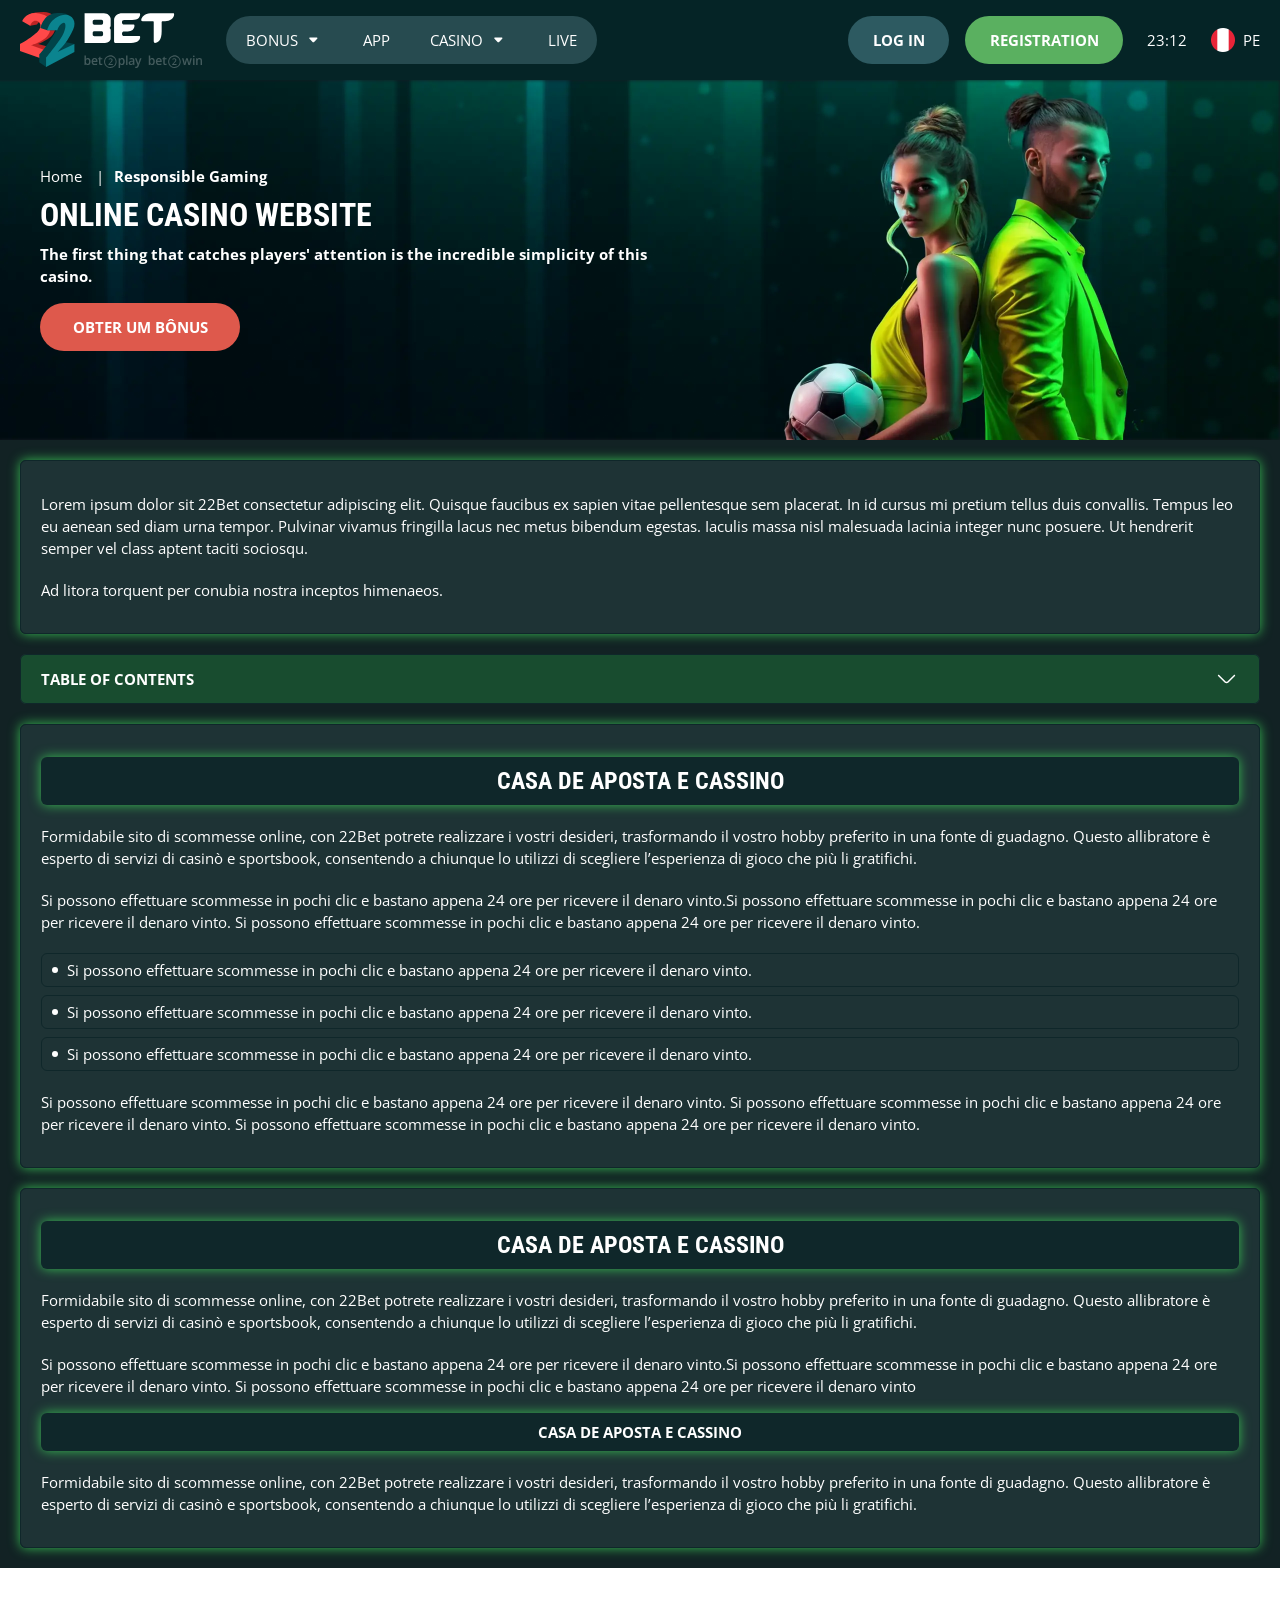
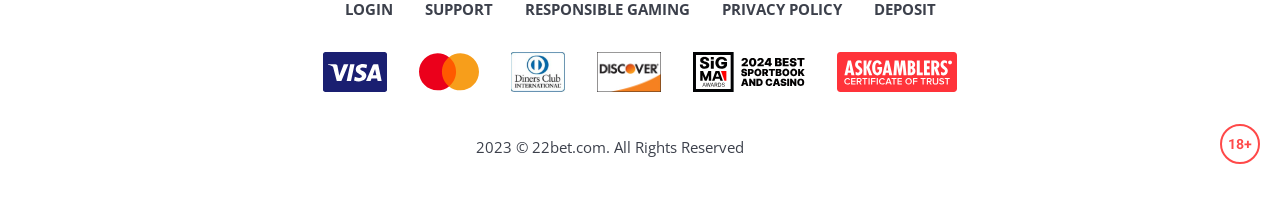
<file: responsible.html>
<!DOCTYPE html>
<html lang="pe">
  <head>
    <meta charset="UTF-8" />
   
    <meta name="viewport" content="width=device-width, initial-scale=1.0" />
    <title>22Bet </title>
    <meta name="description" content />
    <meta property="og:site_name" content />
    <meta property="og:title" content />
    <meta property="og:type" content="website" />
    <meta property="og:url" content />
    <meta property="og:image" content />
    <meta property="og:image:alt" content />
    <meta property="og:locale" content="pe" />
    <meta property="og:description" content />
    <link rel="preconnect" href="https://fonts.googleapis.com" />
    <link rel="preconnect" href="https://fonts.gstatic.com" crossorigin="anonymous" />
   <link href="https://fonts.googleapis.com/css2?family=Open+Sans:ital,wght@0,300..800;1,300..800&display=swap" rel="stylesheet">
<link href="https://fonts.googleapis.com/css?family=Roboto+Condensed&display=swap" rel="stylesheet">

   <link rel="stylesheet" href="./css/reset.css" />
    <link rel="stylesheet" href="./css/main.css" />
    <link rel="stylesheet" href="./css/media.css"/>
    <link rel="icon" href="./images/Group.png" type="image/x-icon"/>
    <script
    src="https://code.jquery.com/jquery-3.6.1.min.js"
    integrity="sha256-o88AwQnZB+VDvE9tvIXrMQaPlFFSUTR+nldQm1LuPXQ="
    crossorigin="anonymous"
  ></script>
  </head>
  <body>
    <header class="header">
      <section class="content header__content">
        <a href="./index.html" class="logo header__logo"
          ><img src="./images/logo.svg" alt="logo" title
        /></a>
        <button class="header__btn-menu" >
          <svg width="16px" height="16px" viewBox="0 0 16 16" xmlns="http://www.w3.org/2000/svg">
              <rect y="0" width="16" height="3" rx="1.5"></rect>
              <rect y="6.5" width="16" height="3" rx="1.5"></rect>
              <rect y="13" width="16" height="3" rx="1.5"></rect>
            </svg>
        </button>

          <nav class="menu header__menu">
            <ul class="header__menu-list">
                
              <li class="">
              <div class="header__menu-wrapper">
                <div class="js-button-expander js-button-expander--menu" >
                <a href="./bonus.html" >
                <span>Bonus</span>
              </a>
              </div>
              <div class="header__menu-wrap js-expand-content js-expand-content--menu">
                <ul >
                  <li>
                    <a href="./freeSpins.html">
                    <span>Free Spins</span>
                  </a></li>
                  <li><a href="./promoCode.html">
                    <span>Promo Code</span>
                  </a>
                </li>
                  <li><a href="./welcomeBonus.html">
                    <span>Welcome Bonus</span>
                  </a>
                </li>
                <li><a href="./vip.html">
                    <span>VIP</span>
                  </a>
                </li>
                </ul>
              </div>
              </div>
               <a href="./bonus.html" class="header__menu-item">
                <span>Bonus</span>
              </a>
            </li>
              <li>
                <a href="./app.html">
                 App
                </a>
              </li>
              
              <li class="">
              <div class="header__menu-wrapper">
                <div class="js-button-expander js-button-expander--menu" >
                <a href="./casino.html" >
                <span> Casino</span>
              </a>
              </div>
              <div class="header__menu-wrap js-expand-content js-expand-content--menu">
                <ul >
                  <li>
                    <a href="./slots.html">
                    <span>Slots</span>
                  </a></li>
                 
                </ul>
              </div>
              </div>
               <a href="./casino.html" class="header__menu-item">
                <span>Casino</span>
              </a>
            </li>
               <li>
                <a href="./live.html">
               Live
                </a>
              </li>
              <li>
                    <a href="./freeSpins.html">
                    <span>Free Spins</span>
                  </a></li>
                  <li><a href="./promoCode.html">
                    <span>Promo Code</span>
                  </a>
                </li>
                  <li><a href="./welcomeBonus.html">
                    <span>Welcome Bonus</span>
                  </a>
                </li>
                <li><a href="./vip.html">
                    <span>VIP</span>
                  </a>
                </li>
             <li>
                    <a href="./slots.html">
                    <span>Slots</span>
                  </a></li>
             
             
            </ul>
            <div class="header__button header__button-menu " >
              <a href="#" class="button  button__login-menu">log in</a>
              <a href="#" class="button button__menu">registration</a>
            </div>
           
          </nav>
            <a href="#" class="button button__login">log in</a>
            <a href="#" class="button button__singup">registration</a>
            <div id="clock" class="header__time">00:00</div>
            <a href="#" class="header__flag">
                <span><img src="./images/flag.png" alt="flag" title /></span>
                <span>pe</span>
              </a>
      </section>
    </header>
     <main class="main home main-page">
        <section class=" hero hero__page">
           
            <div class="background background-page">
              <img src="./images/layout-images/bg-responsible.webp" alt="hero" title />
              
            </div>
            <div class="hero__wrapper hero__wrapper-page">
              <div class="hero__data hero__data-bonus">
                <ul
                class="breadcrumbs "
                
              >
                <li
                  
                >
                  <a href="/" >
                    <span >Home</span></a
                  >
                 
                </li>
                <li
                  
                >
                  <a href="#" > <span >Responsible Gaming</span></a>
                 
                </li>
              </ul>
                <h1 class="title general hero__title">
                  Online Casino Website
                </h1>
                 <p class="hero__text">The first thing that catches players' attention is the incredible simplicity of this casino.</p>
               
                <a href="#" class="button  hero__button ">Obter um Bônus</a>
               
              </div>
             
            </div>
          </section>
      <section class="main__wrap main__wrap-page">
       
       <section class="content__wrapper content__wrapper-page">

         
        
       
          <section class="content article">
            <p>
             Lorem ipsum dolor sit 22Bet consectetur adipiscing elit. Quisque faucibus ex sapien vitae pellentesque sem placerat. In id cursus mi pretium tellus duis convallis. Tempus leo eu aenean sed diam urna tempor. Pulvinar vivamus fringilla lacus nec metus bibendum egestas. Iaculis massa nisl malesuada lacinia integer nunc posuere. Ut hendrerit semper vel class aptent taciti sociosqu.
            </p>
            <p>
             Ad litora torquent per conubia nostra inceptos himenaeos.
            </p>
          </section>
        
        
              <section class="content menu-review__content">
              

            
                <div class="menu__review-desk menu__review-content">Table of Contents</div>
                <ul class="menu__review menu__review-list">
                  <li><a href="#">Casa de Aposta e Cassino</a></li>
                    <li><a href="#">Casa de Aposta e Cassino</a></li>
                      <li><a href="#">Casa de Aposta e Cassino</a></li>
                        <li><a href="#">Casa de Aposta e Cassino</a></li>
                          <li><a href="#">Frequently Asked Questions</a></li>
                 
                </ul>
             
          
          </section>
          
        
          <section class="content article">
            <h2 class="title high article__title">Casa de Aposta e Cassino</h2>
             
            <p>
             Formidabile sito di scommesse online, con 22Bet potrete realizzare i vostri desideri, trasformando il vostro hobby preferito in una fonte di guadagno. Questo allibratore è esperto di servizi di casinò e sportsbook, consentendo a chiunque lo utilizzi di scegliere l’esperienza di gioco che più li gratifichi.
            </p>
            <p>
             Si possono effettuare scommesse in pochi clic e bastano appena 24 ore per ricevere il denaro vinto.Si possono effettuare scommesse in pochi clic e bastano appena 24 ore per ricevere il denaro vinto. Si possono effettuare scommesse in pochi clic e bastano appena 24 ore per ricevere il denaro vinto.
            </p>
           <ul>
              <li>Si possono effettuare scommesse in pochi clic e bastano appena 24 ore per ricevere il denaro vinto.</li>
              <li>Si possono effettuare scommesse in pochi clic e bastano appena 24 ore per ricevere il denaro vinto.</li>
              <li>Si possono effettuare scommesse in pochi clic e bastano appena 24 ore per ricevere il denaro vinto.</li>
            </ul>
            <p>Si possono effettuare scommesse in pochi clic e bastano appena 24 ore per ricevere il denaro vinto. Si possono effettuare scommesse in pochi clic e bastano appena 24 ore per ricevere il denaro vinto. Si possono effettuare scommesse in pochi clic e bastano appena 24 ore per ricevere il denaro vinto.</p>
          </section>
         
         
           <section class="content article">
            <h2 class="title high article__title">Casa de Aposta e Cassino</h2>
            <p>Formidabile sito di scommesse online, con 22Bet potrete realizzare i vostri desideri, trasformando il vostro hobby preferito in una fonte di guadagno. Questo allibratore è esperto di servizi di casinò e sportsbook, consentendo a chiunque lo utilizzi di scegliere l’esperienza di gioco che più li gratifichi.</p>
            <p>Si possono effettuare scommesse in pochi clic e bastano appena 24 ore per ricevere il denaro vinto.Si possono effettuare scommesse in pochi clic e bastano appena 24 ore per ricevere il denaro vinto. Si possono effettuare scommesse in pochi clic e bastano appena 24 ore per ricevere il denaro vinto</p>
            <h3>Casa de Aposta e Cassino</h3>
            <p>Formidabile sito di scommesse online, con 22Bet potrete realizzare i vostri desideri, trasformando il vostro hobby preferito in una fonte di guadagno. Questo allibratore è esperto di servizi di casinò e sportsbook, consentendo a chiunque lo utilizzi di scegliere l’esperienza di gioco che più li gratifichi.</p>
           </section>

        </section> 
      
        <div class=""  onclick="scrollToTop()">
          <button class="main__arrow" id="scrollToTopBtn"></button>
        </div> 
        
      </section>
    </main> 
     <footer class=" footer ">
      <section class="content footer__content">
        <ul class="footer__menu">
         <li><a href="./login.html">Login</a></li>
         <li><a href="./support.html">Support</a></li>
         <li><a href="./responsible.html">Responsible Gaming</a></li>
         <li><a href="./policy.html">Privacy Policy</a></li>
         <li><a href="./deposit.html">Deposit</a></li>
        </ul>
       
          <ul class="footer__cards-list">
           
            <li>
              <a href="#"
                ><img src="./images/visa.svg" alt="cardvisa" title
              /></a>
            </li>
            <li>
              <a href="#"
                ><img
                  src="./images/mastercard.svg"
                  alt="mastercard"
                  title
              /></a>
            </li>
            <li>
                <a href="#"
                  ><img src="./images/diners.svg" alt="diners" title
                /></a>
              </li>
              <li>
                <a href="#"
                  ><img src="./images/discover.svg" alt="discover" title
                /></a>
              </li>
              <li>
                <a href="#"
                  ><img src="./images/sigma.svg" alt="sigma" title
                /></a>
              </li>
              <li>
                <a href="#"
                  ><img src="./images/ask.svg" alt="ask" title
                /></a>
              </li>
            
          </ul>
       
        <div class="footer__wrapp">
          <div class="footer__text">
           
            <p>2023 &copy; 22bet.com. All Rights Reserved
</p>
           
          </div>
          <div class="footer__age">
            <img src="./images/age.svg" alt="age" title />
          </div>
        </div>
      
      </section>
    </footer>
    <script src="./js/arrowUp.js" defer></script>
    <script src="./js/sidebar.js" defer></script>
    <script src="./js/expander.js" defer></script>
    <script src="./js/mobile-menu.js" defer></script>
    <script src="./js/clock.js" defer></script>
  </body>
</html>
</file>
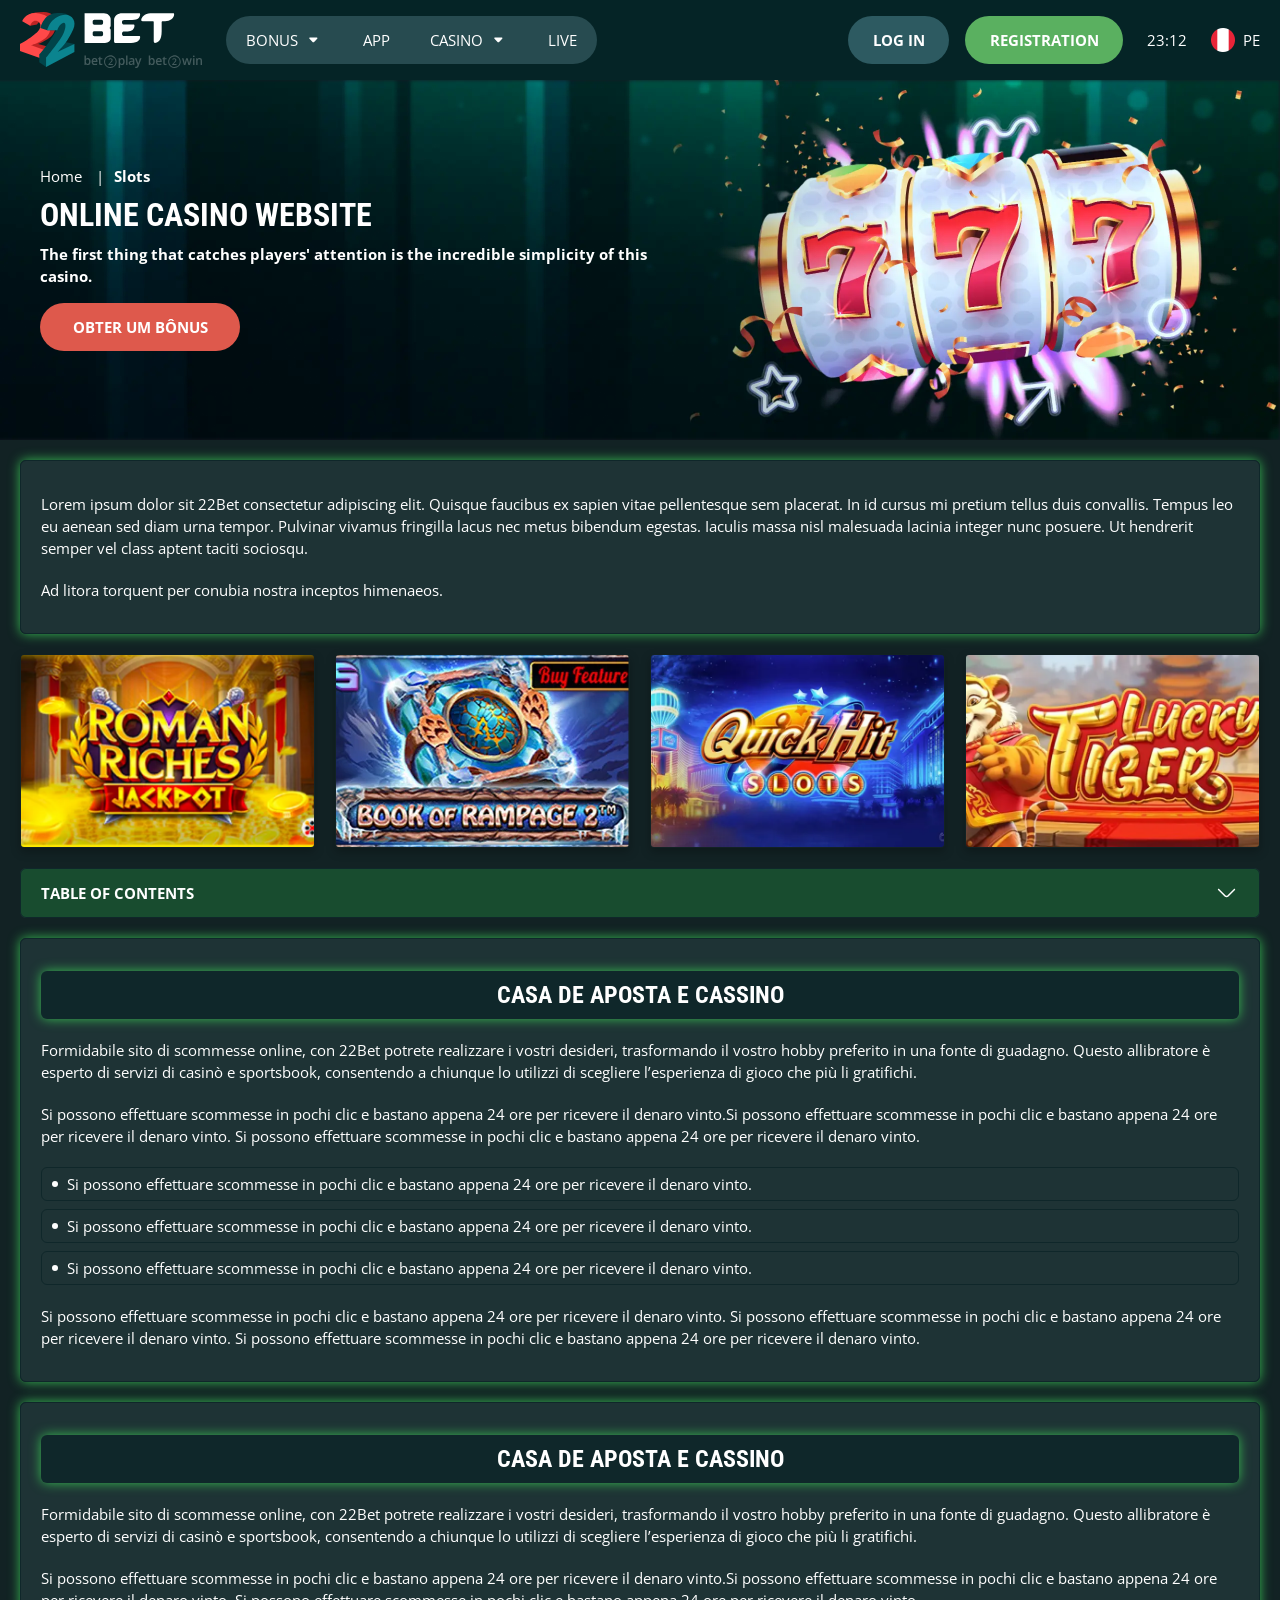
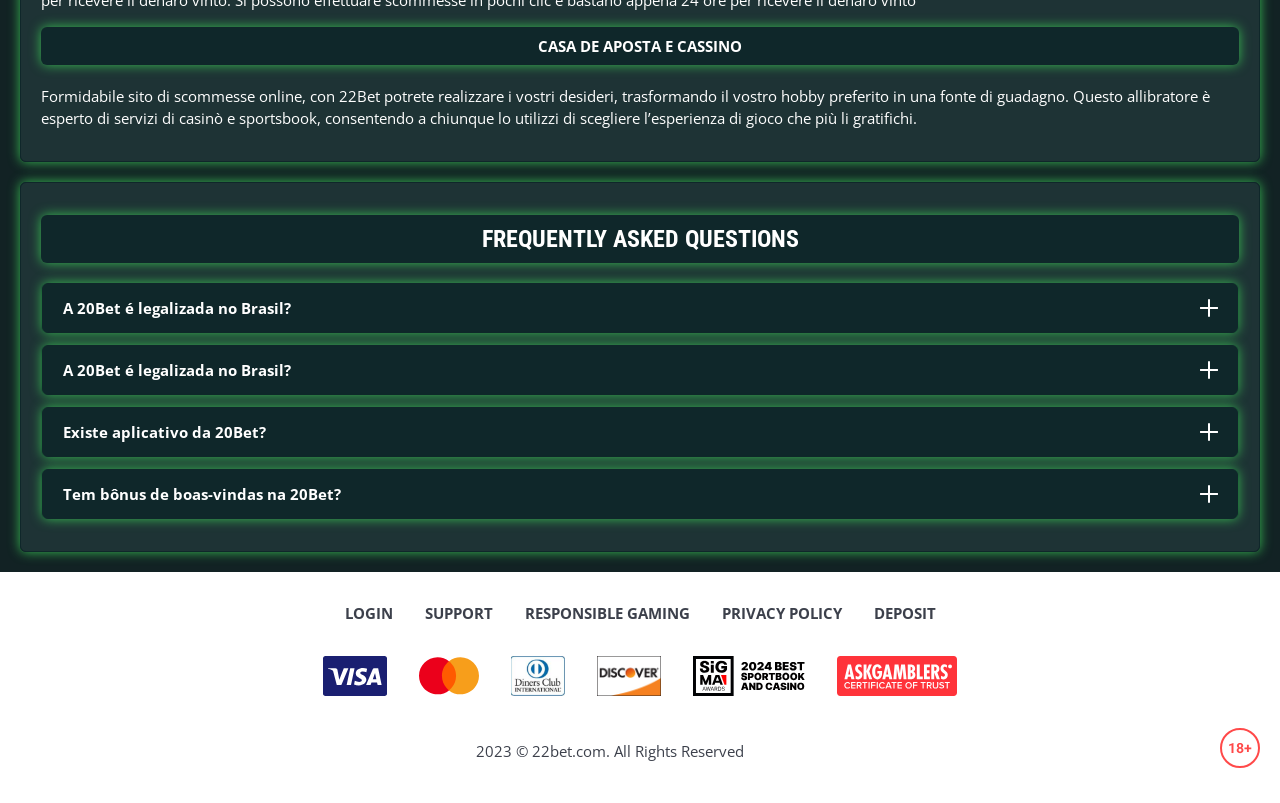
<file: slots.html>
<!DOCTYPE html>
<html lang="pe">
  <head>
    <meta charset="UTF-8" />
   
    <meta name="viewport" content="width=device-width, initial-scale=1.0" />
    <title>22Bet </title>
    <meta name="description" content />
    <meta property="og:site_name" content />
    <meta property="og:title" content />
    <meta property="og:type" content="website" />
    <meta property="og:url" content />
    <meta property="og:image" content />
    <meta property="og:image:alt" content />
    <meta property="og:locale" content="pe" />
    <meta property="og:description" content />
    <link rel="preconnect" href="https://fonts.googleapis.com" />
    <link rel="preconnect" href="https://fonts.gstatic.com" crossorigin="anonymous" />
   <link href="https://fonts.googleapis.com/css2?family=Open+Sans:ital,wght@0,300..800;1,300..800&display=swap" rel="stylesheet">
<link href="https://fonts.googleapis.com/css?family=Roboto+Condensed&display=swap" rel="stylesheet">

   <link rel="stylesheet" href="./css/reset.css" />
    <link rel="stylesheet" href="./css/main.css" />
    <link rel="stylesheet" href="./css/media.css"/>
    <link rel="icon" href="./images/Group.png" type="image/x-icon"/>
    <script
    src="https://code.jquery.com/jquery-3.6.1.min.js"
    integrity="sha256-o88AwQnZB+VDvE9tvIXrMQaPlFFSUTR+nldQm1LuPXQ="
    crossorigin="anonymous"
  ></script>
  </head>
  <body>
    <header class="header">
      <section class="content header__content">
        <a href="./index.html" class="logo header__logo"
          ><img src="./images/logo.svg" alt="logo" title
        /></a>
        <button class="header__btn-menu" >
          <svg width="16px" height="16px" viewBox="0 0 16 16" xmlns="http://www.w3.org/2000/svg">
              <rect y="0" width="16" height="3" rx="1.5"></rect>
              <rect y="6.5" width="16" height="3" rx="1.5"></rect>
              <rect y="13" width="16" height="3" rx="1.5"></rect>
            </svg>
        </button>

          <nav class="menu header__menu">
            <ul class="header__menu-list">
                
              <li class="">
              <div class="header__menu-wrapper">
                <div class="js-button-expander js-button-expander--menu" >
                <a href="./bonus.html" >
                <span>Bonus</span>
              </a>
              </div>
              <div class="header__menu-wrap js-expand-content js-expand-content--menu">
                <ul >
                  <li>
                    <a href="./freeSpins.html">
                    <span>Free Spins</span>
                  </a></li>
                  <li><a href="./promoCode.html">
                    <span>Promo Code</span>
                  </a>
                </li>
                  <li><a href="./welcomeBonus.html">
                    <span>Welcome Bonus</span>
                  </a>
                </li>
                <li><a href="./vip.html">
                    <span>VIP</span>
                  </a>
                </li>
                </ul>
              </div>
              </div>
               <a href="./bonus.html" class="header__menu-item">
                <span>Bonus</span>
              </a>
            </li>
              <li>
                <a href="./app.html">
                 App
                </a>
              </li>
              
              <li class="">
              <div class="header__menu-wrapper">
                <div class="js-button-expander js-button-expander--menu" >
                <a href="./casino.html" >
                <span> Casino</span>
              </a>
              </div>
              <div class="header__menu-wrap js-expand-content js-expand-content--menu">
                <ul >
                  <li>
                    <a href="./slots.html">
                    <span>Slots</span>
                  </a></li>
                 
                </ul>
              </div>
              </div>
               <a href="./casino.html" class="header__menu-item">
                <span>Casino</span>
              </a>
            </li>
               <li>
                <a href="./live.html">
               Live
                </a>
              </li>
              <li>
                    <a href="./freeSpins.html">
                    <span>Free Spins</span>
                  </a></li>
                  <li><a href="./promoCode.html">
                    <span>Promo Code</span>
                  </a>
                </li>
                  <li><a href="./welcomeBonus.html">
                    <span>Welcome Bonus</span>
                  </a>
                </li>
                <li><a href="./vip.html">
                    <span>VIP</span>
                  </a>
                </li>
             <li>
                    <a href="./slots.html">
                    <span>Slots</span>
                  </a></li>
             
             
            </ul>
            <div class="header__button header__button-menu " >
              <a href="#" class="button  button__login-menu">log in</a>
              <a href="#" class="button button__menu">registration</a>
            </div>
           
          </nav>
            <a href="#" class="button button__login">log in</a>
            <a href="#" class="button button__singup">registration</a>
            <div id="clock" class="header__time">00:00</div>
            <a href="#" class="header__flag">
                <span><img src="./images/flag.png" alt="flag" title /></span>
                <span>pe</span>
              </a>
      </section>
    </header>
     <main class="main home main-page">
        <section class=" hero hero__page">
           
            <div class="background background-page">
              <img src="./images/slots/bg-slots.webp" alt="hero" title />
              
            </div>
            <div class="hero__wrapper hero__wrapper-page">
              <div class="hero__data hero__data-bonus">
                <ul
                class="breadcrumbs "
                
              >
                <li
                  
                >
                  <a href="/" >
                    <span >Home</span></a
                  >
                 
                </li>
                <li
                  
                >
                  <a href="#" > <span >Slots</span></a>
                 
                </li>
              </ul>
                <h1 class="title general hero__title">
                  Online Casino Website
                </h1>
                 <p class="hero__text">The first thing that catches players' attention is the incredible simplicity of this casino.</p>
               
                <a href="#" class="button  hero__button ">Obter um Bônus</a>
               
              </div>
             
            </div>
          </section>
      <section class="main__wrap main__wrap-page">
       
       <section class="content__wrapper content__wrapper-page">

         
        
       
          <section class="content article">
            <p>
             Lorem ipsum dolor sit 22Bet consectetur adipiscing elit. Quisque faucibus ex sapien vitae pellentesque sem placerat. In id cursus mi pretium tellus duis convallis. Tempus leo eu aenean sed diam urna tempor. Pulvinar vivamus fringilla lacus nec metus bibendum egestas. Iaculis massa nisl malesuada lacinia integer nunc posuere. Ut hendrerit semper vel class aptent taciti sociosqu.
            </p>
            <p>
             Ad litora torquent per conubia nostra inceptos himenaeos.
            </p>
          </section>
               <section class="content casino">
           
              <ul class="casino__list">
                <li class="casino__item">
                  <a href="#">  <div class="casino__wrapper">
                      <img class="casino__img" src="./images/slots/card-slots1.webp" alt="" title>
                    <div class="casino__hover casino__hover-live">
                        
                        <div class="casino-box">
                            
                        <span href="#" class="button  casino__buttons">Play now</span>
                        </div>
                    </div>
                    </div>
                    </a>
                </li>
                <li class="casino__item">
                   <a href="#">  <div class="casino__wrapper">
                      <img class="casino__img" src="./images/slots/card-slots2.webp" alt="" title>
                    <div class="casino__hover casino__hover-live">
                        
                        <div class="casino-box">
                            
                        <span href="#" class="button  casino__buttons">Play now</span>
                        </div>
                    </div>
                    </div>
                    </a>
                 
              </li>
              <li class="casino__item">
                 <a href="#">  <div class="casino__wrapper">
                      <img class="casino__img" src="./images/slots/card-slots3.webp" alt="" title>
                    <div class="casino__hover casino__hover-live">
                        
                        <div class="casino-box">
                            
                        <span href="#" class="button  casino__buttons">Play now</span>
                        </div>
                    </div>
                    </div>
                    </a>
               
            </li>
             <li class="casino__item">
                 <a href="#">  <div class="casino__wrapper">
                      <img class="casino__img" src="./images/slots/card-slots4.webp" alt="" title>
                    <div class="casino__hover casino__hover-live">
                        
                        <div class="casino-box">
                            
                        <span href="#" class="button  casino__buttons">Play now</span>
                        </div>
                    </div>
                    </div>
                    </a>
            </li>
           
           
    
      

              </ul>
         </section>
             
        
        
              <section class="content menu-review__content">
              

            
                <div class="menu__review-desk menu__review-content">Table of Contents</div>
                <ul class="menu__review menu__review-list">
                  <li><a href="#">Casa de Aposta e Cassino</a></li>
                    <li><a href="#">Casa de Aposta e Cassino</a></li>
                      <li><a href="#">Casa de Aposta e Cassino</a></li>
                        <li><a href="#">Casa de Aposta e Cassino</a></li>
                          <li><a href="#">Frequently Asked Questions</a></li>
                 
                </ul>
             
          
          </section>
          
        
          <section class="content article">
            <h2 class="title high article__title">Casa de Aposta e Cassino</h2>
             
            <p>
             Formidabile sito di scommesse online, con 22Bet potrete realizzare i vostri desideri, trasformando il vostro hobby preferito in una fonte di guadagno. Questo allibratore è esperto di servizi di casinò e sportsbook, consentendo a chiunque lo utilizzi di scegliere l’esperienza di gioco che più li gratifichi.
            </p>
            <p>
             Si possono effettuare scommesse in pochi clic e bastano appena 24 ore per ricevere il denaro vinto.Si possono effettuare scommesse in pochi clic e bastano appena 24 ore per ricevere il denaro vinto. Si possono effettuare scommesse in pochi clic e bastano appena 24 ore per ricevere il denaro vinto.
            </p>
           <ul>
              <li>Si possono effettuare scommesse in pochi clic e bastano appena 24 ore per ricevere il denaro vinto.</li>
              <li>Si possono effettuare scommesse in pochi clic e bastano appena 24 ore per ricevere il denaro vinto.</li>
              <li>Si possono effettuare scommesse in pochi clic e bastano appena 24 ore per ricevere il denaro vinto.</li>
            </ul>
            <p>Si possono effettuare scommesse in pochi clic e bastano appena 24 ore per ricevere il denaro vinto. Si possono effettuare scommesse in pochi clic e bastano appena 24 ore per ricevere il denaro vinto. Si possono effettuare scommesse in pochi clic e bastano appena 24 ore per ricevere il denaro vinto.</p>
          </section>
         
         
           <section class="content article">
            <h2 class="title high article__title">Casa de Aposta e Cassino</h2>
            <p>Formidabile sito di scommesse online, con 22Bet potrete realizzare i vostri desideri, trasformando il vostro hobby preferito in una fonte di guadagno. Questo allibratore è esperto di servizi di casinò e sportsbook, consentendo a chiunque lo utilizzi di scegliere l’esperienza di gioco che più li gratifichi.</p>
            <p>Si possono effettuare scommesse in pochi clic e bastano appena 24 ore per ricevere il denaro vinto.Si possono effettuare scommesse in pochi clic e bastano appena 24 ore per ricevere il denaro vinto. Si possono effettuare scommesse in pochi clic e bastano appena 24 ore per ricevere il denaro vinto</p>
            <h3>Casa de Aposta e Cassino</h3>
            <p>Formidabile sito di scommesse online, con 22Bet potrete realizzare i vostri desideri, trasformando il vostro hobby preferito in una fonte di guadagno. Questo allibratore è esperto di servizi di casinò e sportsbook, consentendo a chiunque lo utilizzi di scegliere l’esperienza di gioco che più li gratifichi.</p>
           </section>

          <section class="content faq">
            <h2 class="title high faq__title">Frequently Asked Questions</h2>
            <ul class="faq__list " >
              <li class="faq__item"  >
                <h3 class="title medium faq__subtitle js-button-expander js-button-expander--faq"  >A 20Bet é legalizada no Brasil?
                 </h3>
                <div  class="faq__answer js-expand-content js-expand-content--faq" >
                  <p  >
                    Sim, a casa de apostas tem licença emitida por Curaçao, que é reconhecida no Brasil e a permite atuar por aqui.
                  </p>
                </div>
              </li>
              <li class="faq__item"  >
                <h3 class="title medium faq__subtitle js-button-expander js-button-expander--faq"  >A 20Bet é legalizada no Brasil?</h3>
                <div class="faq__answer js-expand-content js-expand-content--faq" >
                  <p  >
                    Sim, a casa de apostas tem licença emitida por Curaçao, que é reconhecida no Brasil e a permite atuar por aqui.
                  </p>
                </div>
              </li> 
              <li class="faq__item"  >
                <h3 class="title medium faq__subtitle js-button-expander js-button-expander--faq"  >Existe aplicativo da 20Bet?</h3>
                <div class="faq__answer js-expand-content js-expand-content--faq" >
                  <p  >
                   Sim, disponível para sistemas operacionais iOS e Android.
                  </p>
                </div>
              </li> 
              <li class="faq__item"  >
                <h3 class="title medium faq__subtitle js-button-expander js-button-expander--faq"  >Tem bônus de boas-vindas na 20Bet?</h3>
                <div class="faq__answer js-expand-content js-expand-content--faq" >
                  <p  >
                   O pacote especial para novos usuários da 20Bet paga 100% sobre o primeiro depósito, com limite de 600 BRL.
                  </p>
                </div>
              </li> 
             
            </ul>
          </section>
          
        </section> 
      
        <div class=""  onclick="scrollToTop()">
          <button class="main__arrow" id="scrollToTopBtn"></button>
        </div> 
        
      </section>
    </main> 
      <footer class=" footer ">
      <section class="content footer__content">
        <ul class="footer__menu">
         <li><a href="./login.html">Login</a></li>
         <li><a href="./support.html">Support</a></li>
         <li><a href="./responsible.html">Responsible Gaming</a></li>
         <li><a href="./policy.html">Privacy Policy</a></li>
         <li><a href="./deposit.html">Deposit</a></li>
        </ul>
       
          <ul class="footer__cards-list">
           
            <li>
              <a href="#"
                ><img src="./images/visa.svg" alt="cardvisa" title
              /></a>
            </li>
            <li>
              <a href="#"
                ><img
                  src="./images/mastercard.svg"
                  alt="mastercard"
                  title
              /></a>
            </li>
            <li>
                <a href="#"
                  ><img src="./images/diners.svg" alt="diners" title
                /></a>
              </li>
              <li>
                <a href="#"
                  ><img src="./images/discover.svg" alt="discover" title
                /></a>
              </li>
              <li>
                <a href="#"
                  ><img src="./images/sigma.svg" alt="sigma" title
                /></a>
              </li>
              <li>
                <a href="#"
                  ><img src="./images/ask.svg" alt="ask" title
                /></a>
              </li>
            
          </ul>
       
        <div class="footer__wrapp">
          <div class="footer__text">
           
            <p>2023 &copy; 22bet.com. All Rights Reserved
</p>
           
          </div>
          <div class="footer__age">
            <img src="./images/age.svg" alt="age" title />
          </div>
        </div>
      
      </section>
    </footer>
    <script src="./js/arrowUp.js" defer></script>
    <script src="./js/sidebar.js" defer></script>
    <script src="./js/expander.js" defer></script>
    <script src="./js/mobile-menu.js" defer></script>
    <script src="./js/clock.js" defer></script>
  </body>
</html>
</file>
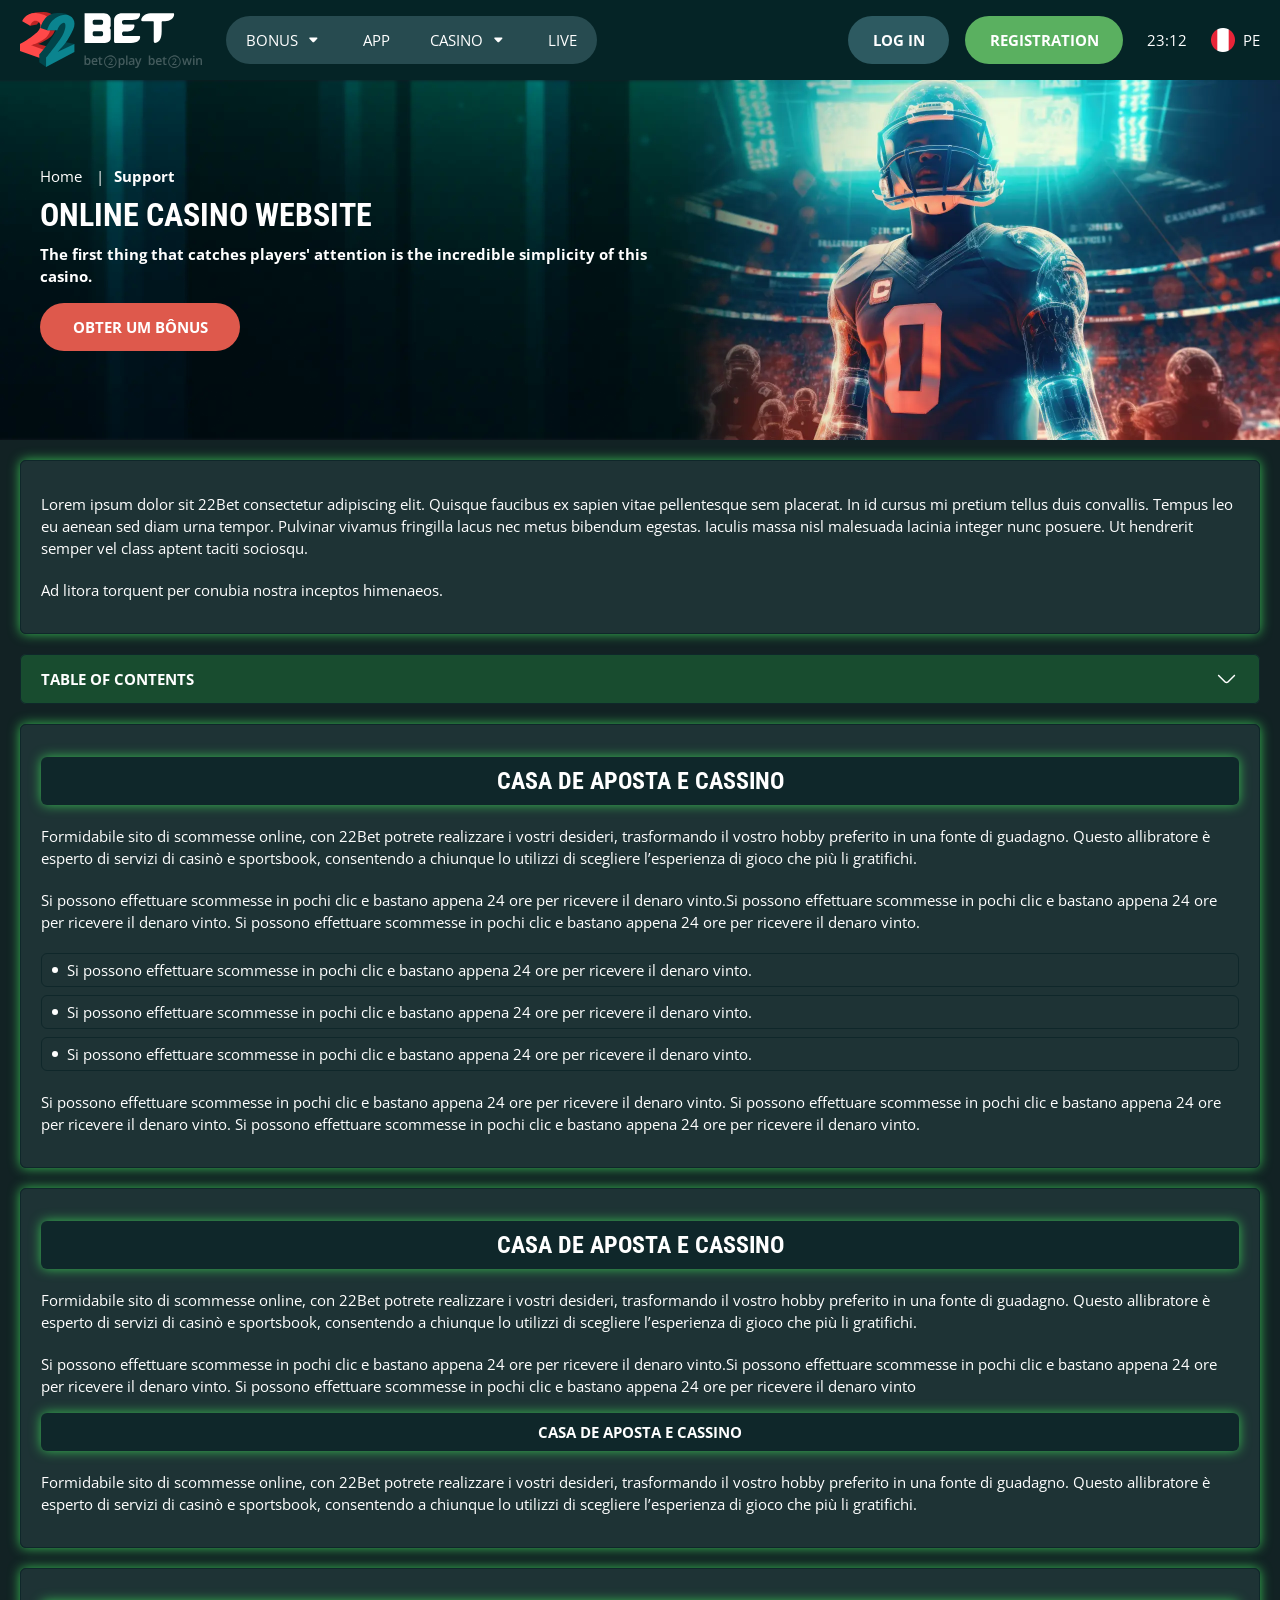
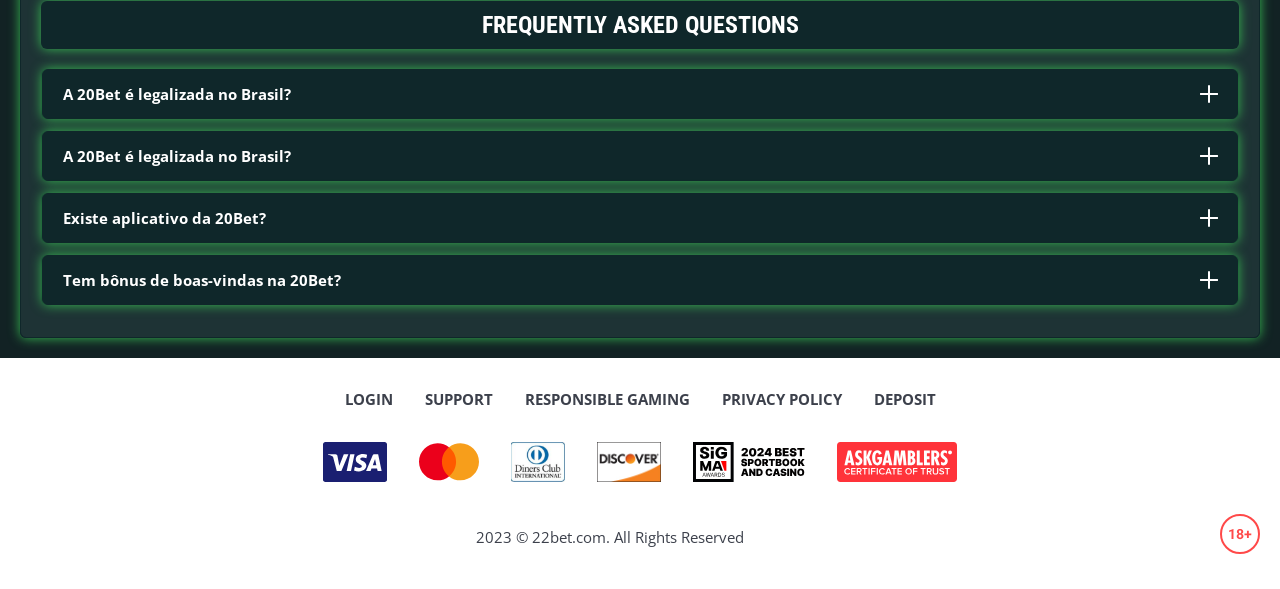
<file: support.html>
<!DOCTYPE html>
<html lang="pe">
  <head>
    <meta charset="UTF-8" />
   
    <meta name="viewport" content="width=device-width, initial-scale=1.0" />
    <title>22Bet </title>
    <meta name="description" content />
    <meta property="og:site_name" content />
    <meta property="og:title" content />
    <meta property="og:type" content="website" />
    <meta property="og:url" content />
    <meta property="og:image" content />
    <meta property="og:image:alt" content />
    <meta property="og:locale" content="pe" />
    <meta property="og:description" content />
    <link rel="preconnect" href="https://fonts.googleapis.com" />
    <link rel="preconnect" href="https://fonts.gstatic.com" crossorigin="anonymous" />
   <link href="https://fonts.googleapis.com/css2?family=Open+Sans:ital,wght@0,300..800;1,300..800&display=swap" rel="stylesheet">
<link href="https://fonts.googleapis.com/css?family=Roboto+Condensed&display=swap" rel="stylesheet">

   <link rel="stylesheet" href="./css/reset.css" />
    <link rel="stylesheet" href="./css/main.css" />
    <link rel="stylesheet" href="./css/media.css"/>
    <link rel="icon" href="./images/Group.png" type="image/x-icon"/>
    <script
    src="https://code.jquery.com/jquery-3.6.1.min.js"
    integrity="sha256-o88AwQnZB+VDvE9tvIXrMQaPlFFSUTR+nldQm1LuPXQ="
    crossorigin="anonymous"
  ></script>
  </head>
  <body>
    <header class="header">
      <section class="content header__content">
        <a href="./index.html" class="logo header__logo"
          ><img src="./images/logo.svg" alt="logo" title
        /></a>
        <button class="header__btn-menu" >
          <svg width="16px" height="16px" viewBox="0 0 16 16" xmlns="http://www.w3.org/2000/svg">
              <rect y="0" width="16" height="3" rx="1.5"></rect>
              <rect y="6.5" width="16" height="3" rx="1.5"></rect>
              <rect y="13" width="16" height="3" rx="1.5"></rect>
            </svg>
        </button>

          <nav class="menu header__menu">
            <ul class="header__menu-list">
                
              <li class="">
              <div class="header__menu-wrapper">
                <div class="js-button-expander js-button-expander--menu" >
                <a href="./bonus.html" >
                <span>Bonus</span>
              </a>
              </div>
              <div class="header__menu-wrap js-expand-content js-expand-content--menu">
                <ul >
                  <li>
                    <a href="./freeSpins.html">
                    <span>Free Spins</span>
                  </a></li>
                  <li><a href="./promoCode.html">
                    <span>Promo Code</span>
                  </a>
                </li>
                  <li><a href="./welcomeBonus.html">
                    <span>Welcome Bonus</span>
                  </a>
                </li>
                <li><a href="./vip.html">
                    <span>VIP</span>
                  </a>
                </li>
                </ul>
              </div>
              </div>
               <a href="./bonus.html" class="header__menu-item">
                <span>Bonus</span>
              </a>
            </li>
              <li>
                <a href="./app.html">
                 App
                </a>
              </li>
              
              <li class="">
              <div class="header__menu-wrapper">
                <div class="js-button-expander js-button-expander--menu" >
                <a href="./casino.html" >
                <span> Casino</span>
              </a>
              </div>
              <div class="header__menu-wrap js-expand-content js-expand-content--menu">
                <ul >
                  <li>
                    <a href="./slots.html">
                    <span>Slots</span>
                  </a></li>
                 
                </ul>
              </div>
              </div>
               <a href="./casino.html" class="header__menu-item">
                <span>Casino</span>
              </a>
            </li>
               <li>
                <a href="./live.html">
               Live
                </a>
              </li>
              <li>
                    <a href="./freeSpins.html">
                    <span>Free Spins</span>
                  </a></li>
                  <li><a href="./promoCode.html">
                    <span>Promo Code</span>
                  </a>
                </li>
                  <li><a href="./welcomeBonus.html">
                    <span>Welcome Bonus</span>
                  </a>
                </li>
                <li><a href="./vip.html">
                    <span>VIP</span>
                  </a>
                </li>
             <li>
                    <a href="./slots.html">
                    <span>Slots</span>
                  </a></li>
             
             
            </ul>
            <div class="header__button header__button-menu " >
              <a href="#" class="button  button__login-menu">log in</a>
              <a href="#" class="button button__menu">registration</a>
            </div>
           
          </nav>
            <a href="#" class="button button__login">log in</a>
            <a href="#" class="button button__singup">registration</a>
            <div id="clock" class="header__time">00:00</div>
            <a href="#" class="header__flag">
                <span><img src="./images/flag.png" alt="flag" title /></span>
                <span>pe</span>
              </a>
      </section>
    </header>
     <main class="main home main-page">
        <section class=" hero hero__page">
           
            <div class="background ">
              <img src="./images/layout-images/bg-support.webp" alt="hero" title />
              
            </div>
            <div class="hero__wrapper hero__wrapper-page">
              <div class="hero__data hero__data-bonus">
                <ul
                class="breadcrumbs "
                
              >
                <li
                  
                >
                  <a href="/" >
                    <span >Home</span></a
                  >
                 
                </li>
                <li
                  
                >
                  <a href="#" > <span >Support</span></a>
                 
                </li>
              </ul>
                <h1 class="title general hero__title">
                  Online Casino Website
                </h1>
                 <p class="hero__text">The first thing that catches players' attention is the incredible simplicity of this casino.</p>
               
                <a href="#" class="button  hero__button ">Obter um Bônus</a>
               
              </div>
             
            </div>
          </section>
      <section class="main__wrap main__wrap-page">
       
       <section class="content__wrapper content__wrapper-page">

         
        
       
          <section class="content article">
            <p>
             Lorem ipsum dolor sit 22Bet consectetur adipiscing elit. Quisque faucibus ex sapien vitae pellentesque sem placerat. In id cursus mi pretium tellus duis convallis. Tempus leo eu aenean sed diam urna tempor. Pulvinar vivamus fringilla lacus nec metus bibendum egestas. Iaculis massa nisl malesuada lacinia integer nunc posuere. Ut hendrerit semper vel class aptent taciti sociosqu.
            </p>
            <p>
             Ad litora torquent per conubia nostra inceptos himenaeos.
            </p>
          </section>
        
        
              <section class="content menu-review__content">
              

            
                <div class="menu__review-desk menu__review-content">Table of Contents</div>
                <ul class="menu__review menu__review-list">
                  <li><a href="#">Casa de Aposta e Cassino</a></li>
                    <li><a href="#">Casa de Aposta e Cassino</a></li>
                      <li><a href="#">Casa de Aposta e Cassino</a></li>
                        <li><a href="#">Casa de Aposta e Cassino</a></li>
                          <li><a href="#">Frequently Asked Questions</a></li>
                 
                </ul>
             
          
          </section>
          
        
          <section class="content article">
            <h2 class="title high article__title">Casa de Aposta e Cassino</h2>
             
            <p>
             Formidabile sito di scommesse online, con 22Bet potrete realizzare i vostri desideri, trasformando il vostro hobby preferito in una fonte di guadagno. Questo allibratore è esperto di servizi di casinò e sportsbook, consentendo a chiunque lo utilizzi di scegliere l’esperienza di gioco che più li gratifichi.
            </p>
            <p>
             Si possono effettuare scommesse in pochi clic e bastano appena 24 ore per ricevere il denaro vinto.Si possono effettuare scommesse in pochi clic e bastano appena 24 ore per ricevere il denaro vinto. Si possono effettuare scommesse in pochi clic e bastano appena 24 ore per ricevere il denaro vinto.
            </p>
           <ul>
              <li>Si possono effettuare scommesse in pochi clic e bastano appena 24 ore per ricevere il denaro vinto.</li>
              <li>Si possono effettuare scommesse in pochi clic e bastano appena 24 ore per ricevere il denaro vinto.</li>
              <li>Si possono effettuare scommesse in pochi clic e bastano appena 24 ore per ricevere il denaro vinto.</li>
            </ul>
            <p>Si possono effettuare scommesse in pochi clic e bastano appena 24 ore per ricevere il denaro vinto. Si possono effettuare scommesse in pochi clic e bastano appena 24 ore per ricevere il denaro vinto. Si possono effettuare scommesse in pochi clic e bastano appena 24 ore per ricevere il denaro vinto.</p>
          </section>
         
         
           <section class="content article">
            <h2 class="title high article__title">Casa de Aposta e Cassino</h2>
            <p>Formidabile sito di scommesse online, con 22Bet potrete realizzare i vostri desideri, trasformando il vostro hobby preferito in una fonte di guadagno. Questo allibratore è esperto di servizi di casinò e sportsbook, consentendo a chiunque lo utilizzi di scegliere l’esperienza di gioco che più li gratifichi.</p>
            <p>Si possono effettuare scommesse in pochi clic e bastano appena 24 ore per ricevere il denaro vinto.Si possono effettuare scommesse in pochi clic e bastano appena 24 ore per ricevere il denaro vinto. Si possono effettuare scommesse in pochi clic e bastano appena 24 ore per ricevere il denaro vinto</p>
            <h3>Casa de Aposta e Cassino</h3>
            <p>Formidabile sito di scommesse online, con 22Bet potrete realizzare i vostri desideri, trasformando il vostro hobby preferito in una fonte di guadagno. Questo allibratore è esperto di servizi di casinò e sportsbook, consentendo a chiunque lo utilizzi di scegliere l’esperienza di gioco che più li gratifichi.</p>
           </section>

          <section class="content faq">
            <h2 class="title high faq__title">Frequently Asked Questions</h2>
            <ul class="faq__list " >
              <li class="faq__item"  >
                <h3 class="title medium faq__subtitle js-button-expander js-button-expander--faq"  >A 20Bet é legalizada no Brasil?
                 </h3>
                <div  class="faq__answer js-expand-content js-expand-content--faq" >
                  <p  >
                    Sim, a casa de apostas tem licença emitida por Curaçao, que é reconhecida no Brasil e a permite atuar por aqui.
                  </p>
                </div>
              </li>
              <li class="faq__item"  >
                <h3 class="title medium faq__subtitle js-button-expander js-button-expander--faq"  >A 20Bet é legalizada no Brasil?</h3>
                <div class="faq__answer js-expand-content js-expand-content--faq" >
                  <p  >
                    Sim, a casa de apostas tem licença emitida por Curaçao, que é reconhecida no Brasil e a permite atuar por aqui.
                  </p>
                </div>
              </li> 
              <li class="faq__item"  >
                <h3 class="title medium faq__subtitle js-button-expander js-button-expander--faq"  >Existe aplicativo da 20Bet?</h3>
                <div class="faq__answer js-expand-content js-expand-content--faq" >
                  <p  >
                   Sim, disponível para sistemas operacionais iOS e Android.
                  </p>
                </div>
              </li> 
              <li class="faq__item"  >
                <h3 class="title medium faq__subtitle js-button-expander js-button-expander--faq"  >Tem bônus de boas-vindas na 20Bet?</h3>
                <div class="faq__answer js-expand-content js-expand-content--faq" >
                  <p  >
                   O pacote especial para novos usuários da 20Bet paga 100% sobre o primeiro depósito, com limite de 600 BRL.
                  </p>
                </div>
              </li> 
             
            </ul>
          </section>
          
        </section> 
      
        <div class=""  onclick="scrollToTop()">
          <button class="main__arrow" id="scrollToTopBtn"></button>
        </div> 
        
      </section>
    </main> 
      <footer class=" footer ">
      <section class="content footer__content">
        <ul class="footer__menu">
         <li><a href="./login.html">Login</a></li>
         <li><a href="./support.html">Support</a></li>
         <li><a href="./responsible.html">Responsible Gaming</a></li>
         <li><a href="./policy.html">Privacy Policy</a></li>
         <li><a href="./deposit.html">Deposit</a></li>
        </ul>
       
          <ul class="footer__cards-list">
           
            <li>
              <a href="#"
                ><img src="./images/visa.svg" alt="cardvisa" title
              /></a>
            </li>
            <li>
              <a href="#"
                ><img
                  src="./images/mastercard.svg"
                  alt="mastercard"
                  title
              /></a>
            </li>
            <li>
                <a href="#"
                  ><img src="./images/diners.svg" alt="diners" title
                /></a>
              </li>
              <li>
                <a href="#"
                  ><img src="./images/discover.svg" alt="discover" title
                /></a>
              </li>
              <li>
                <a href="#"
                  ><img src="./images/sigma.svg" alt="sigma" title
                /></a>
              </li>
              <li>
                <a href="#"
                  ><img src="./images/ask.svg" alt="ask" title
                /></a>
              </li>
            
          </ul>
       
        <div class="footer__wrapp">
          <div class="footer__text">
           
            <p>2023 &copy; 22bet.com. All Rights Reserved
</p>
           
          </div>
          <div class="footer__age">
            <img src="./images/age.svg" alt="age" title />
          </div>
        </div>
      
      </section>
    </footer>
    <script src="./js/arrowUp.js" defer></script>
    <script src="./js/sidebar.js" defer></script>
    <script src="./js/expander.js" defer></script>
    <script src="./js/mobile-menu.js" defer></script>
    <script src="./js/clock.js" defer></script>
  </body>
</html>
</file>
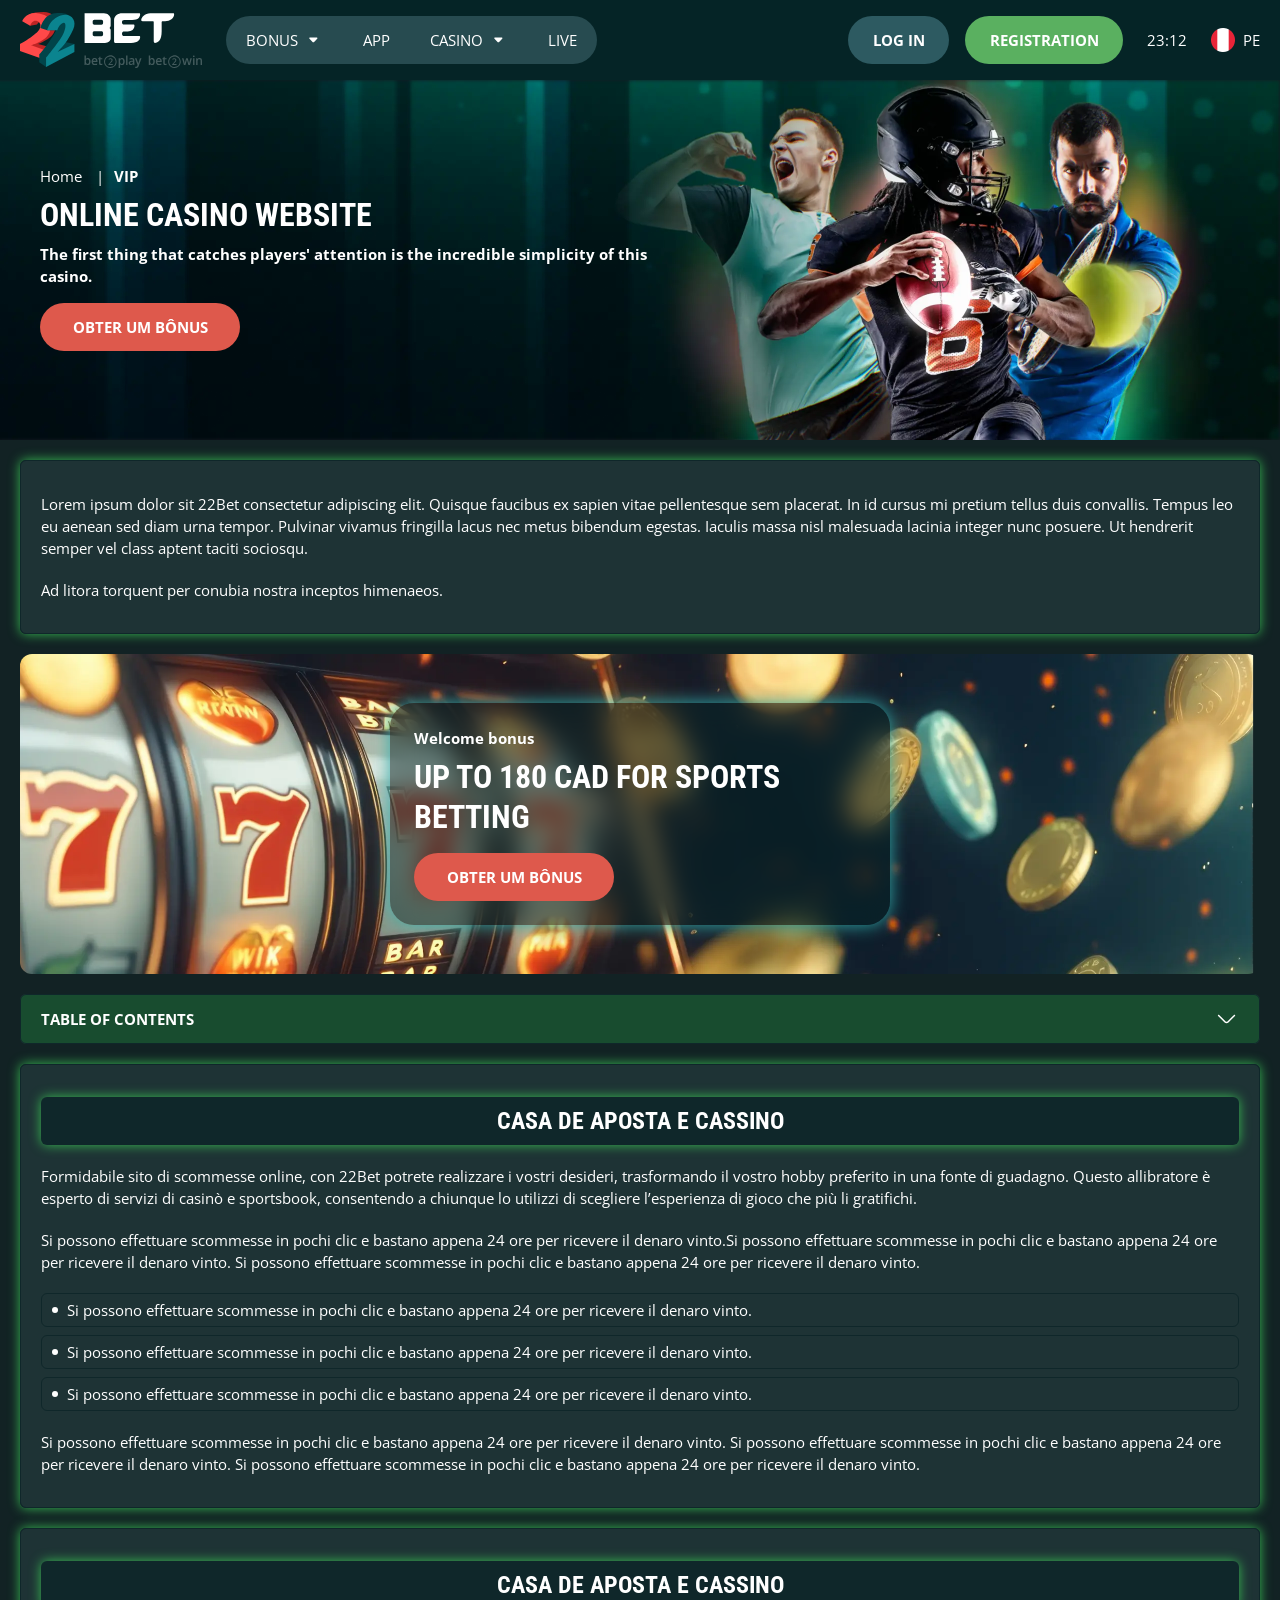
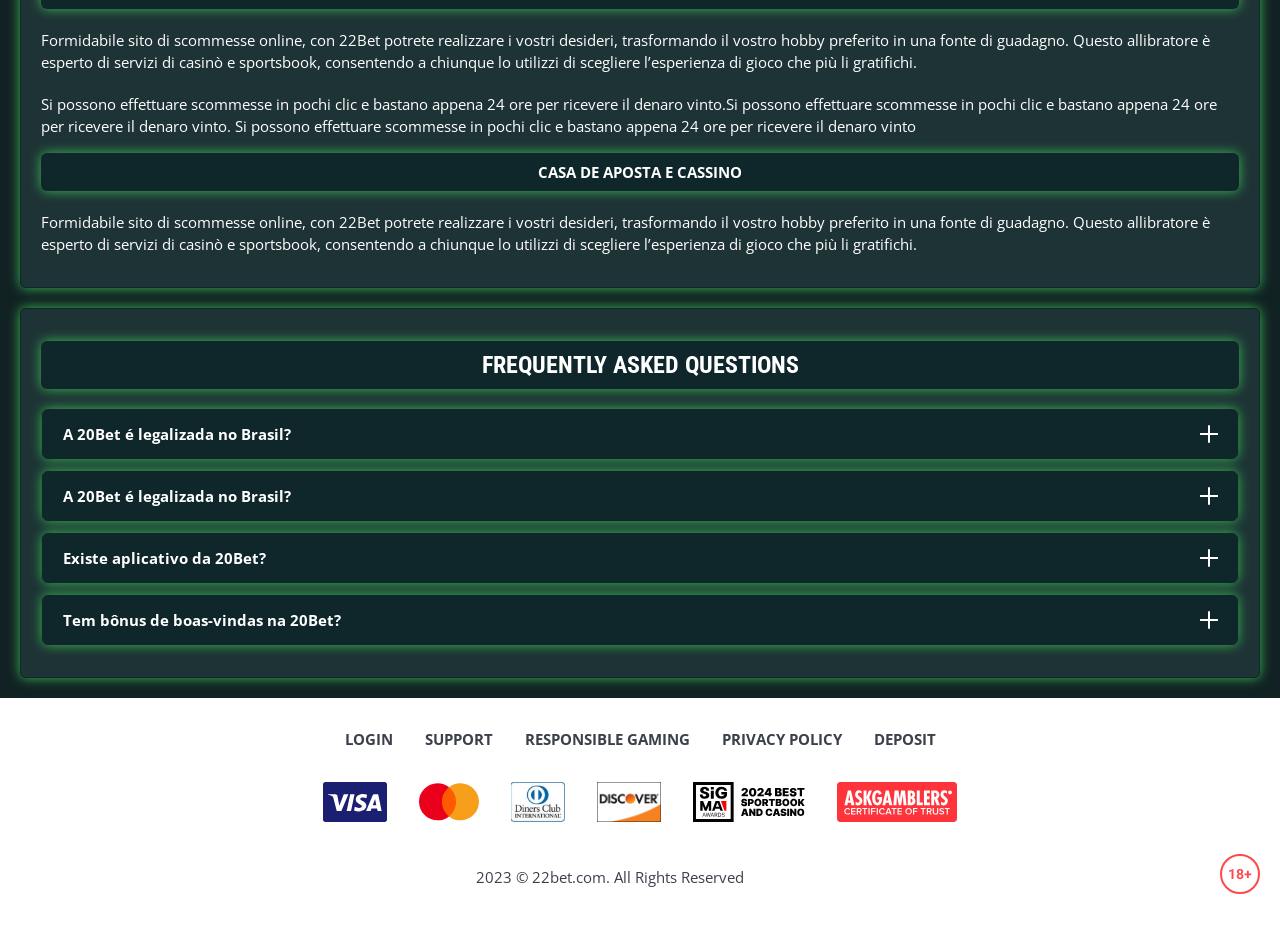
<file: vip.html>
<!DOCTYPE html>
<html lang="pe">
  <head>
    <meta charset="UTF-8" />
   
    <meta name="viewport" content="width=device-width, initial-scale=1.0" />
    <title>22Bet </title>
    <meta name="description" content />
    <meta property="og:site_name" content />
    <meta property="og:title" content />
    <meta property="og:type" content="website" />
    <meta property="og:url" content />
    <meta property="og:image" content />
    <meta property="og:image:alt" content />
    <meta property="og:locale" content="pe" />
    <meta property="og:description" content />
    <link rel="preconnect" href="https://fonts.googleapis.com" />
    <link rel="preconnect" href="https://fonts.gstatic.com" crossorigin="anonymous" />
   <link href="https://fonts.googleapis.com/css2?family=Open+Sans:ital,wght@0,300..800;1,300..800&display=swap" rel="stylesheet">
<link href="https://fonts.googleapis.com/css?family=Roboto+Condensed&display=swap" rel="stylesheet">

   <link rel="stylesheet" href="./css/reset.css" />
    <link rel="stylesheet" href="./css/main.css" />
    <link rel="stylesheet" href="./css/media.css"/>
    <link rel="icon" href="./images/Group.png" type="image/x-icon"/>
    <script
    src="https://code.jquery.com/jquery-3.6.1.min.js"
    integrity="sha256-o88AwQnZB+VDvE9tvIXrMQaPlFFSUTR+nldQm1LuPXQ="
    crossorigin="anonymous"
  ></script>
  </head>
  <body>
    <header class="header">
      <section class="content header__content">
        <a href="./index.html" class="logo header__logo"
          ><img src="./images/logo.svg" alt="logo" title
        /></a>
        <button class="header__btn-menu" >
          <svg width="16px" height="16px" viewBox="0 0 16 16" xmlns="http://www.w3.org/2000/svg">
              <rect y="0" width="16" height="3" rx="1.5"></rect>
              <rect y="6.5" width="16" height="3" rx="1.5"></rect>
              <rect y="13" width="16" height="3" rx="1.5"></rect>
            </svg>
        </button>

          <nav class="menu header__menu">
            <ul class="header__menu-list">
                
              <li class="">
              <div class="header__menu-wrapper">
                <div class="js-button-expander js-button-expander--menu" >
                <a href="./bonus.html" >
                <span>Bonus</span>
              </a>
              </div>
              <div class="header__menu-wrap js-expand-content js-expand-content--menu">
                <ul >
                  <li>
                    <a href="./freeSpins.html">
                    <span>Free Spins</span>
                  </a></li>
                  <li><a href="./promoCode.html">
                    <span>Promo Code</span>
                  </a>
                </li>
                  <li><a href="./welcomeBonus.html">
                    <span>Welcome Bonus</span>
                  </a>
                </li>
                <li><a href="./vip.html">
                    <span>VIP</span>
                  </a>
                </li>
                </ul>
              </div>
              </div>
               <a href="./bonus.html" class="header__menu-item">
                <span>Bonus</span>
              </a>
            </li>
              <li>
                <a href="./app.html">
                 App
                </a>
              </li>
              
              <li class="">
              <div class="header__menu-wrapper">
                <div class="js-button-expander js-button-expander--menu" >
                <a href="./casino.html" >
                <span> Casino</span>
              </a>
              </div>
              <div class="header__menu-wrap js-expand-content js-expand-content--menu">
                <ul >
                  <li>
                    <a href="./slots.html">
                    <span>Slots</span>
                  </a></li>
                 
                </ul>
              </div>
              </div>
               <a href="./casino.html" class="header__menu-item">
                <span>Casino</span>
              </a>
            </li>
               <li>
                <a href="./live.html">
               Live
                </a>
              </li>
              <li>
                    <a href="./freeSpins.html">
                    <span>Free Spins</span>
                  </a></li>
                  <li><a href="./promoCode.html">
                    <span>Promo Code</span>
                  </a>
                </li>
                  <li><a href="./welcomeBonus.html">
                    <span>Welcome Bonus</span>
                  </a>
                </li>
                <li><a href="./vip.html">
                    <span>VIP</span>
                  </a>
                </li>
             <li>
                    <a href="./slots.html">
                    <span>Slots</span>
                  </a></li>
             
             
            </ul>
            <div class="header__button header__button-menu " >
              <a href="#" class="button  button__login-menu">log in</a>
              <a href="#" class="button button__menu">registration</a>
            </div>
           
          </nav>
            <a href="#" class="button button__login">log in</a>
            <a href="#" class="button button__singup">registration</a>
            <div id="clock" class="header__time">00:00</div>
            <a href="#" class="header__flag">
                <span><img src="./images/flag.png" alt="flag" title /></span>
                <span>pe</span>
              </a>
      </section>
    </header>
     <main class="main home main-page">
        <section class=" hero hero__page">
           
            <div class="background ">
              <img src="./images/layout-images/bg-vip.webp" alt="hero" title />
              
            </div>
            <div class="hero__wrapper hero__wrapper-page">
              <div class="hero__data hero__data-bonus">
                <ul
                class="breadcrumbs "
                
              >
                <li
                  
                >
                  <a href="/" >
                    <span >Home</span></a
                  >
                 
                </li>
                <li
                  
                >
                  <a href="#" > <span >VIP</span></a>
                 
                </li>
              </ul>
                <h1 class="title general hero__title">
                  Online Casino Website
                </h1>
                 <p class="hero__text">The first thing that catches players' attention is the incredible simplicity of this casino.</p>
               
                <a href="#" class="button  hero__button ">Obter um Bônus</a>
               
              </div>
             
            </div>
          </section>
      <section class="main__wrap main__wrap-page">
       
       <section class="content__wrapper content__wrapper-page">

         
        
       
          <section class="content article">
            <p>
             Lorem ipsum dolor sit 22Bet consectetur adipiscing elit. Quisque faucibus ex sapien vitae pellentesque sem placerat. In id cursus mi pretium tellus duis convallis. Tempus leo eu aenean sed diam urna tempor. Pulvinar vivamus fringilla lacus nec metus bibendum egestas. Iaculis massa nisl malesuada lacinia integer nunc posuere. Ut hendrerit semper vel class aptent taciti sociosqu.
            </p>
            <p>
             Ad litora torquent per conubia nostra inceptos himenaeos.
            </p>
          </section>
         
             
             <section class="content banner banner__center">
            <div class="background  banner__background">
              
              <img src="./images/layout-images/banner-vip.webp" alt="banner" title />
              
            </div>
            <div class="banner__info">
               <p class="banner__subtitle">Welcome bonus</p>
              <h2 class="title high banner__title-main">
                 
               up to 180 CAD
for sports betting
              </h2>
            
              <a href="#" class="button banner__button">Obter um Bônus</a>
            </div>
          </section>
        
              <section class="content menu-review__content">
              

            
                <div class="menu__review-desk menu__review-content">Table of Contents</div>
                <ul class="menu__review menu__review-list">
                  <li><a href="#">Casa de Aposta e Cassino</a></li>
                    <li><a href="#">Casa de Aposta e Cassino</a></li>
                      <li><a href="#">Casa de Aposta e Cassino</a></li>
                        <li><a href="#">Casa de Aposta e Cassino</a></li>
                          <li><a href="#">Frequently Asked Questions</a></li>
                 
                </ul>
             
          
          </section>
          
        
          <section class="content article">
            <h2 class="title high article__title">Casa de Aposta e Cassino</h2>
             
            <p>
             Formidabile sito di scommesse online, con 22Bet potrete realizzare i vostri desideri, trasformando il vostro hobby preferito in una fonte di guadagno. Questo allibratore è esperto di servizi di casinò e sportsbook, consentendo a chiunque lo utilizzi di scegliere l’esperienza di gioco che più li gratifichi.
            </p>
            <p>
             Si possono effettuare scommesse in pochi clic e bastano appena 24 ore per ricevere il denaro vinto.Si possono effettuare scommesse in pochi clic e bastano appena 24 ore per ricevere il denaro vinto. Si possono effettuare scommesse in pochi clic e bastano appena 24 ore per ricevere il denaro vinto.
            </p>
           <ul>
              <li>Si possono effettuare scommesse in pochi clic e bastano appena 24 ore per ricevere il denaro vinto.</li>
              <li>Si possono effettuare scommesse in pochi clic e bastano appena 24 ore per ricevere il denaro vinto.</li>
              <li>Si possono effettuare scommesse in pochi clic e bastano appena 24 ore per ricevere il denaro vinto.</li>
            </ul>
            <p>Si possono effettuare scommesse in pochi clic e bastano appena 24 ore per ricevere il denaro vinto. Si possono effettuare scommesse in pochi clic e bastano appena 24 ore per ricevere il denaro vinto. Si possono effettuare scommesse in pochi clic e bastano appena 24 ore per ricevere il denaro vinto.</p>
          </section>
         
         
           <section class="content article">
            <h2 class="title high article__title">Casa de Aposta e Cassino</h2>
            <p>Formidabile sito di scommesse online, con 22Bet potrete realizzare i vostri desideri, trasformando il vostro hobby preferito in una fonte di guadagno. Questo allibratore è esperto di servizi di casinò e sportsbook, consentendo a chiunque lo utilizzi di scegliere l’esperienza di gioco che più li gratifichi.</p>
            <p>Si possono effettuare scommesse in pochi clic e bastano appena 24 ore per ricevere il denaro vinto.Si possono effettuare scommesse in pochi clic e bastano appena 24 ore per ricevere il denaro vinto. Si possono effettuare scommesse in pochi clic e bastano appena 24 ore per ricevere il denaro vinto</p>
            <h3>Casa de Aposta e Cassino</h3>
            <p>Formidabile sito di scommesse online, con 22Bet potrete realizzare i vostri desideri, trasformando il vostro hobby preferito in una fonte di guadagno. Questo allibratore è esperto di servizi di casinò e sportsbook, consentendo a chiunque lo utilizzi di scegliere l’esperienza di gioco che più li gratifichi.</p>
           </section>

          <section class="content faq">
            <h2 class="title high faq__title">Frequently Asked Questions</h2>
            <ul class="faq__list " >
              <li class="faq__item"  >
                <h3 class="title medium faq__subtitle js-button-expander js-button-expander--faq"  >A 20Bet é legalizada no Brasil?
                 </h3>
                <div  class="faq__answer js-expand-content js-expand-content--faq" >
                  <p  >
                    Sim, a casa de apostas tem licença emitida por Curaçao, que é reconhecida no Brasil e a permite atuar por aqui.
                  </p>
                </div>
              </li>
              <li class="faq__item"  >
                <h3 class="title medium faq__subtitle js-button-expander js-button-expander--faq"  >A 20Bet é legalizada no Brasil?</h3>
                <div class="faq__answer js-expand-content js-expand-content--faq" >
                  <p  >
                    Sim, a casa de apostas tem licença emitida por Curaçao, que é reconhecida no Brasil e a permite atuar por aqui.
                  </p>
                </div>
              </li> 
              <li class="faq__item"  >
                <h3 class="title medium faq__subtitle js-button-expander js-button-expander--faq"  >Existe aplicativo da 20Bet?</h3>
                <div class="faq__answer js-expand-content js-expand-content--faq" >
                  <p  >
                   Sim, disponível para sistemas operacionais iOS e Android.
                  </p>
                </div>
              </li> 
              <li class="faq__item"  >
                <h3 class="title medium faq__subtitle js-button-expander js-button-expander--faq"  >Tem bônus de boas-vindas na 20Bet?</h3>
                <div class="faq__answer js-expand-content js-expand-content--faq" >
                  <p  >
                   O pacote especial para novos usuários da 20Bet paga 100% sobre o primeiro depósito, com limite de 600 BRL.
                  </p>
                </div>
              </li> 
             
            </ul>
          </section>
          
        </section> 
      
        <div class=""  onclick="scrollToTop()">
          <button class="main__arrow" id="scrollToTopBtn"></button>
        </div> 
        
      </section>
    </main> 
       <footer class=" footer ">
      <section class="content footer__content">
        <ul class="footer__menu">
         <li><a href="./login.html">Login</a></li>
         <li><a href="./support.html">Support</a></li>
         <li><a href="./responsible.html">Responsible Gaming</a></li>
         <li><a href="./policy.html">Privacy Policy</a></li>
         <li><a href="./deposit.html">Deposit</a></li>
        </ul>
       
          <ul class="footer__cards-list">
           
            <li>
              <a href="#"
                ><img src="./images/visa.svg" alt="cardvisa" title
              /></a>
            </li>
            <li>
              <a href="#"
                ><img
                  src="./images/mastercard.svg"
                  alt="mastercard"
                  title
              /></a>
            </li>
            <li>
                <a href="#"
                  ><img src="./images/diners.svg" alt="diners" title
                /></a>
              </li>
              <li>
                <a href="#"
                  ><img src="./images/discover.svg" alt="discover" title
                /></a>
              </li>
              <li>
                <a href="#"
                  ><img src="./images/sigma.svg" alt="sigma" title
                /></a>
              </li>
              <li>
                <a href="#"
                  ><img src="./images/ask.svg" alt="ask" title
                /></a>
              </li>
            
          </ul>
       
        <div class="footer__wrapp">
          <div class="footer__text">
           
            <p>2023 &copy; 22bet.com. All Rights Reserved
</p>
           
          </div>
          <div class="footer__age">
            <img src="./images/age.svg" alt="age" title />
          </div>
        </div>
      
      </section>
    </footer>
    <script src="./js/arrowUp.js" defer></script>
    <script src="./js/sidebar.js" defer></script>
    <script src="./js/expander.js" defer></script>
    <script src="./js/mobile-menu.js" defer></script>
    <script src="./js/clock.js" defer></script>
  </body>
</html>
</file>
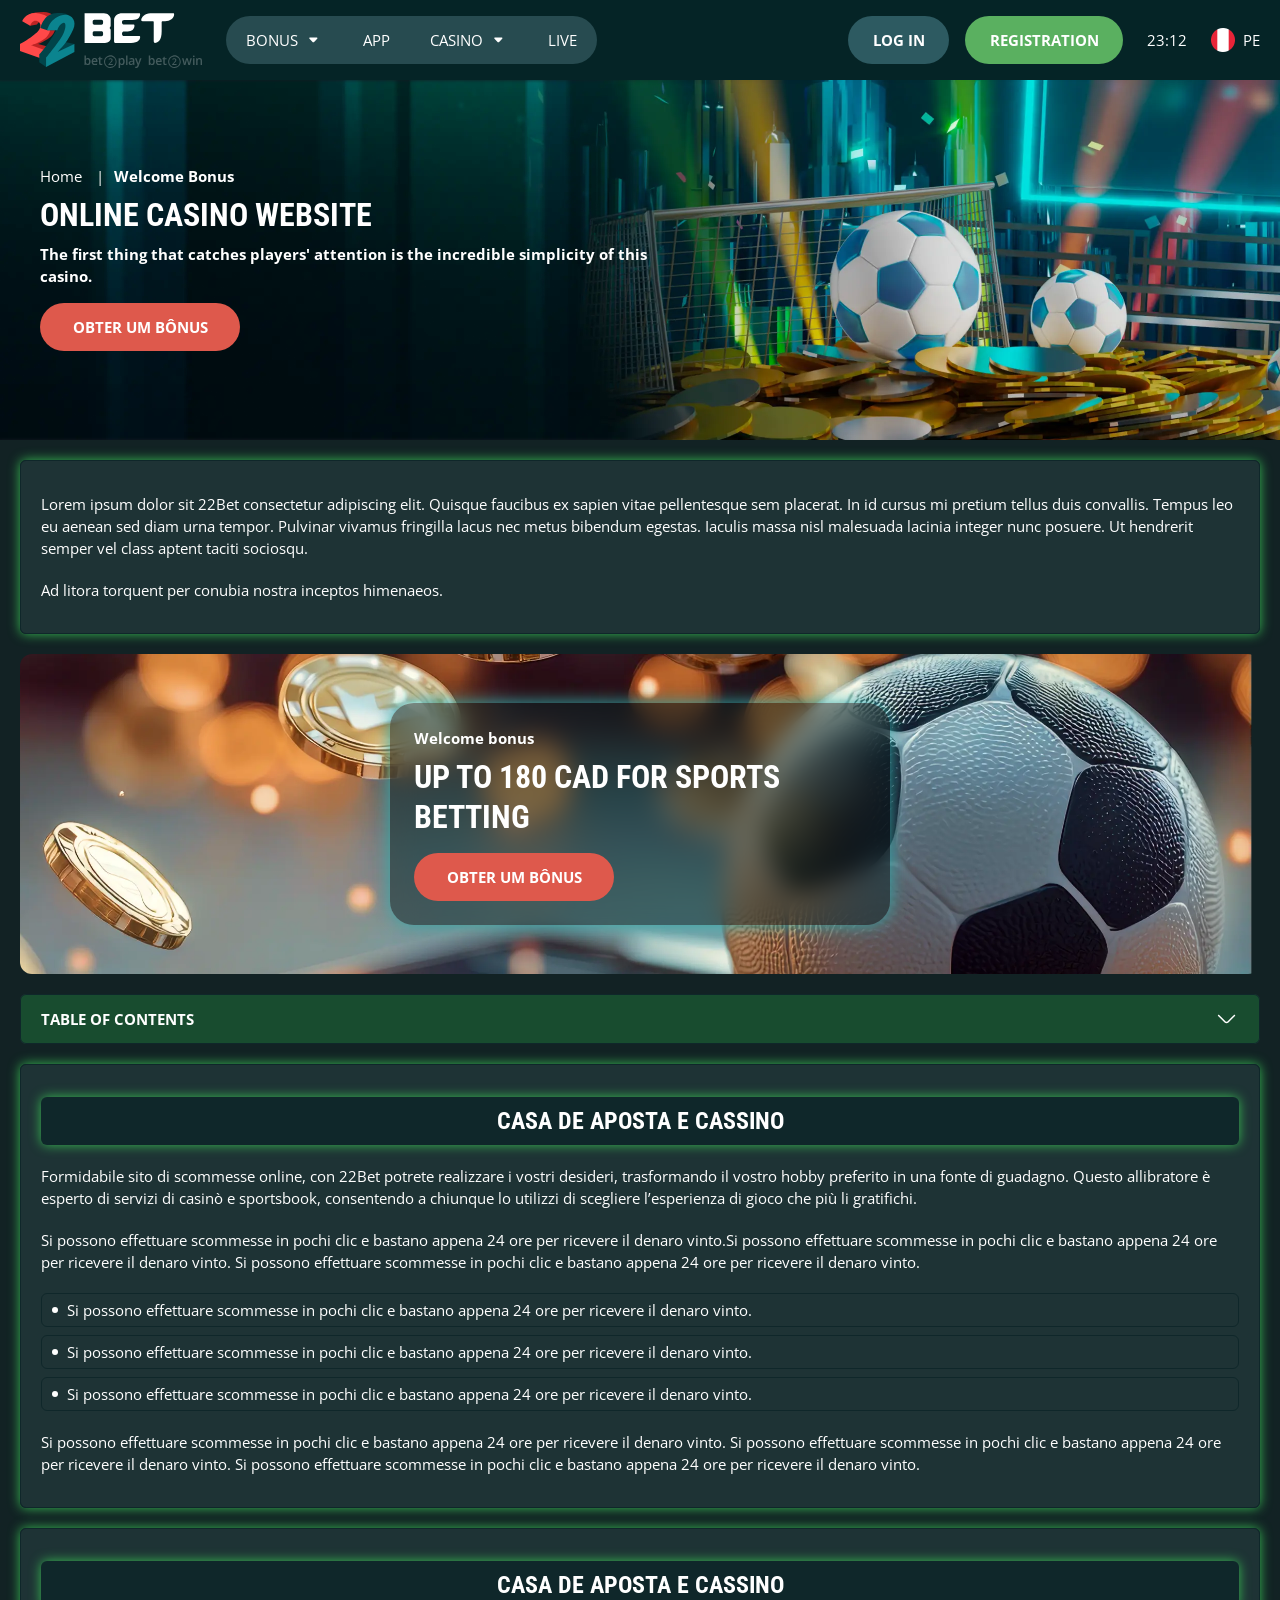
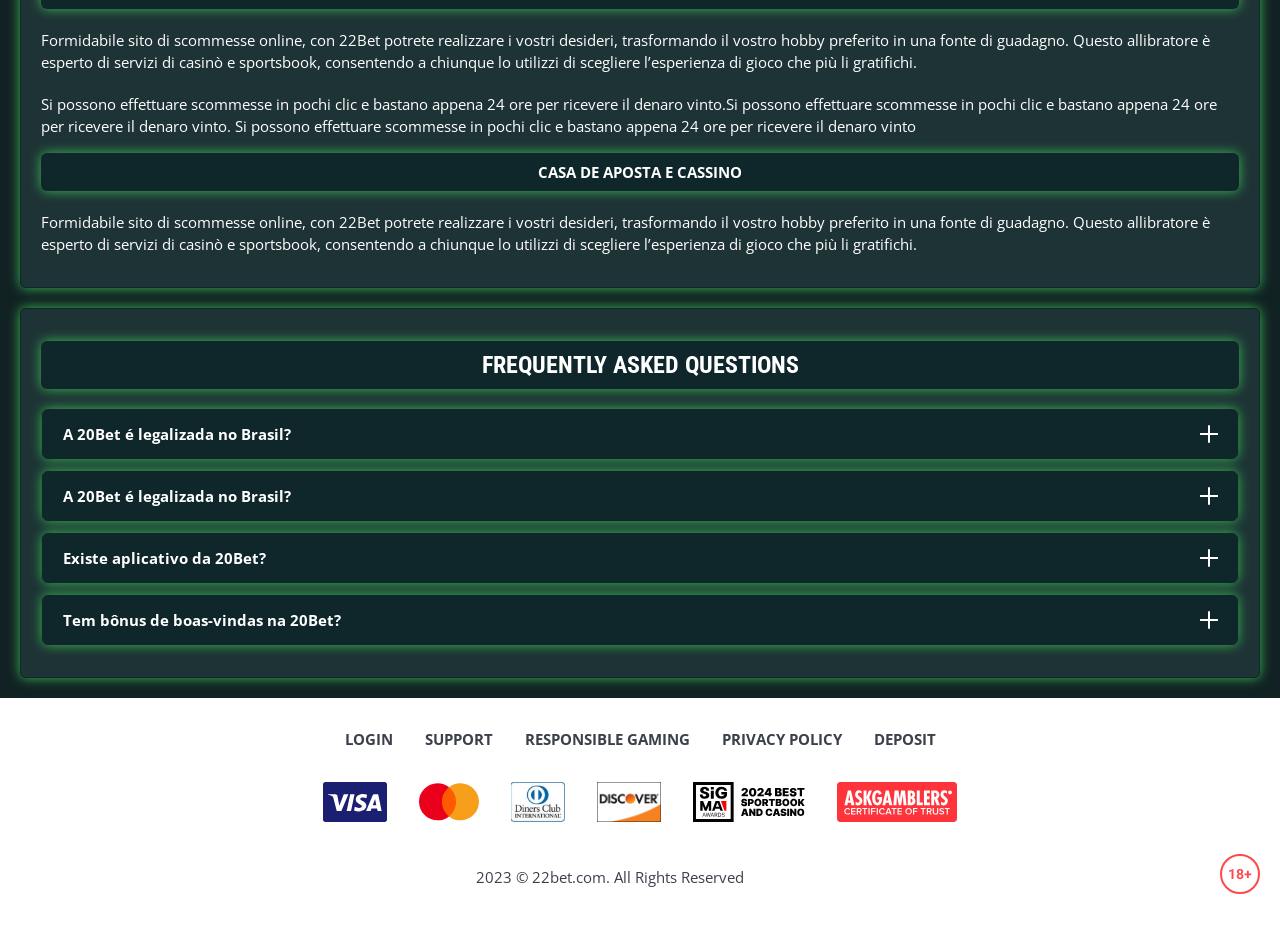
<file: welcomeBonus.html>
<!DOCTYPE html>
<html lang="pe">
  <head>
    <meta charset="UTF-8" />
   
    <meta name="viewport" content="width=device-width, initial-scale=1.0" />
    <title>22Bet </title>
    <meta name="description" content />
    <meta property="og:site_name" content />
    <meta property="og:title" content />
    <meta property="og:type" content="website" />
    <meta property="og:url" content />
    <meta property="og:image" content />
    <meta property="og:image:alt" content />
    <meta property="og:locale" content="pe" />
    <meta property="og:description" content />
    <link rel="preconnect" href="https://fonts.googleapis.com" />
    <link rel="preconnect" href="https://fonts.gstatic.com" crossorigin="anonymous" />
   <link href="https://fonts.googleapis.com/css2?family=Open+Sans:ital,wght@0,300..800;1,300..800&display=swap" rel="stylesheet">
<link href="https://fonts.googleapis.com/css?family=Roboto+Condensed&display=swap" rel="stylesheet">

   <link rel="stylesheet" href="./css/reset.css" />
    <link rel="stylesheet" href="./css/main.css" />
    <link rel="stylesheet" href="./css/media.css"/>
    <link rel="icon" href="./images/Group.png" type="image/x-icon"/>
    <script
    src="https://code.jquery.com/jquery-3.6.1.min.js"
    integrity="sha256-o88AwQnZB+VDvE9tvIXrMQaPlFFSUTR+nldQm1LuPXQ="
    crossorigin="anonymous"
  ></script>
  </head>
  <body>
    <header class="header">
      <section class="content header__content">
        <a href="./index.html" class="logo header__logo"
          ><img src="./images/logo.svg" alt="logo" title
        /></a>
        <button class="header__btn-menu" >
          <svg width="16px" height="16px" viewBox="0 0 16 16" xmlns="http://www.w3.org/2000/svg">
              <rect y="0" width="16" height="3" rx="1.5"></rect>
              <rect y="6.5" width="16" height="3" rx="1.5"></rect>
              <rect y="13" width="16" height="3" rx="1.5"></rect>
            </svg>
        </button>

          <nav class="menu header__menu">
            <ul class="header__menu-list">
                
              <li class="">
              <div class="header__menu-wrapper">
                <div class="js-button-expander js-button-expander--menu" >
                <a href="./bonus.html" >
                <span>Bonus</span>
              </a>
              </div>
              <div class="header__menu-wrap js-expand-content js-expand-content--menu">
                <ul >
                  <li>
                    <a href="./freeSpins.html">
                    <span>Free Spins</span>
                  </a></li>
                  <li><a href="./promoCode.html">
                    <span>Promo Code</span>
                  </a>
                </li>
                  <li><a href="./welcomeBonus.html">
                    <span>Welcome Bonus</span>
                  </a>
                </li>
                <li><a href="./vip.html">
                    <span>VIP</span>
                  </a>
                </li>
                </ul>
              </div>
              </div>
               <a href="./bonus.html" class="header__menu-item">
                <span>Bonus</span>
              </a>
            </li>
              <li>
                <a href="./app.html">
                 App
                </a>
              </li>
              
              <li class="">
              <div class="header__menu-wrapper">
                <div class="js-button-expander js-button-expander--menu" >
                <a href="./casino.html" >
                <span> Casino</span>
              </a>
              </div>
              <div class="header__menu-wrap js-expand-content js-expand-content--menu">
                <ul >
                  <li>
                    <a href="./slots.html">
                    <span>Slots</span>
                  </a></li>
                 
                </ul>
              </div>
              </div>
               <a href="./casino.html" class="header__menu-item">
                <span>Casino</span>
              </a>
            </li>
               <li>
                <a href="./live.html">
               Live
                </a>
              </li>
              <li>
                    <a href="./freeSpins.html">
                    <span>Free Spins</span>
                  </a></li>
                  <li><a href="./promoCode.html">
                    <span>Promo Code</span>
                  </a>
                </li>
                  <li><a href="./welcomeBonus.html">
                    <span>Welcome Bonus</span>
                  </a>
                </li>
                <li><a href="./vip.html">
                    <span>VIP</span>
                  </a>
                </li>
             <li>
                    <a href="./slots.html">
                    <span>Slots</span>
                  </a></li>
             
             
            </ul>
            <div class="header__button header__button-menu " >
              <a href="#" class="button  button__login-menu">log in</a>
              <a href="#" class="button button__menu">registration</a>
            </div>
           
          </nav>
            <a href="#" class="button button__login">log in</a>
            <a href="#" class="button button__singup">registration</a>
            <div id="clock" class="header__time">00:00</div>
            <a href="#" class="header__flag">
                <span><img src="./images/flag.png" alt="flag" title /></span>
                <span>pe</span>
              </a>
      </section>
    </header>
     <main class="main home main-page">
        <section class=" hero hero__page">
           
            <div class="background background-page">
              <img src="./images/layout-images/bg-welcome.webp" alt="hero" title />
              
            </div>
            <div class="hero__wrapper hero__wrapper-page">
              <div class="hero__data hero__data-bonus">
                <ul
                class="breadcrumbs "
                
              >
                <li
                  
                >
                  <a href="/" >
                    <span >Home</span></a
                  >
                 
                </li>
                <li
                  
                >
                  <a href="#" > <span >Welcome Bonus</span></a>
                 
                </li>
              </ul>
                <h1 class="title general hero__title">
                  Online Casino Website
                </h1>
                 <p class="hero__text">The first thing that catches players' attention is the incredible simplicity of this casino.</p>
               
                <a href="#" class="button  hero__button ">Obter um Bônus</a>
               
              </div>
             
            </div>
          </section>
      <section class="main__wrap main__wrap-page">
       
       <section class="content__wrapper content__wrapper-page">

         
        
       
          <section class="content article">
            <p>
             Lorem ipsum dolor sit 22Bet consectetur adipiscing elit. Quisque faucibus ex sapien vitae pellentesque sem placerat. In id cursus mi pretium tellus duis convallis. Tempus leo eu aenean sed diam urna tempor. Pulvinar vivamus fringilla lacus nec metus bibendum egestas. Iaculis massa nisl malesuada lacinia integer nunc posuere. Ut hendrerit semper vel class aptent taciti sociosqu.
            </p>
            <p>
             Ad litora torquent per conubia nostra inceptos himenaeos.
            </p>
          </section>
         
             
             <section class="content banner banner__center">
            <div class="background  banner__backgroundPage">
              
              <img src="./images/layout-images/banner-welcome.webp" alt="banner" title />
              
            </div>
            <div class="banner__info">
               <p class="banner__subtitle">Welcome bonus</p>
              <h2 class="title high banner__title-main">
                 
               up to 180 CAD
for sports betting
              </h2>
            
              <a href="#" class="button banner__button">Obter um Bônus</a>
            </div>
          </section>
        
              <section class="content menu-review__content">
              

            
                <div class="menu__review-desk menu__review-content">Table of Contents</div>
                <ul class="menu__review menu__review-list">
                  <li><a href="#">Casa de Aposta e Cassino</a></li>
                    <li><a href="#">Casa de Aposta e Cassino</a></li>
                      <li><a href="#">Casa de Aposta e Cassino</a></li>
                        <li><a href="#">Casa de Aposta e Cassino</a></li>
                          <li><a href="#">Frequently Asked Questions</a></li>
                 
                </ul>
             
          
          </section>
          
        
          <section class="content article">
            <h2 class="title high article__title">Casa de Aposta e Cassino</h2>
             
            <p>
             Formidabile sito di scommesse online, con 22Bet potrete realizzare i vostri desideri, trasformando il vostro hobby preferito in una fonte di guadagno. Questo allibratore è esperto di servizi di casinò e sportsbook, consentendo a chiunque lo utilizzi di scegliere l’esperienza di gioco che più li gratifichi.
            </p>
            <p>
             Si possono effettuare scommesse in pochi clic e bastano appena 24 ore per ricevere il denaro vinto.Si possono effettuare scommesse in pochi clic e bastano appena 24 ore per ricevere il denaro vinto. Si possono effettuare scommesse in pochi clic e bastano appena 24 ore per ricevere il denaro vinto.
            </p>
           <ul>
              <li>Si possono effettuare scommesse in pochi clic e bastano appena 24 ore per ricevere il denaro vinto.</li>
              <li>Si possono effettuare scommesse in pochi clic e bastano appena 24 ore per ricevere il denaro vinto.</li>
              <li>Si possono effettuare scommesse in pochi clic e bastano appena 24 ore per ricevere il denaro vinto.</li>
            </ul>
            <p>Si possono effettuare scommesse in pochi clic e bastano appena 24 ore per ricevere il denaro vinto. Si possono effettuare scommesse in pochi clic e bastano appena 24 ore per ricevere il denaro vinto. Si possono effettuare scommesse in pochi clic e bastano appena 24 ore per ricevere il denaro vinto.</p>
          </section>
         
         
           <section class="content article">
            <h2 class="title high article__title">Casa de Aposta e Cassino</h2>
            <p>Formidabile sito di scommesse online, con 22Bet potrete realizzare i vostri desideri, trasformando il vostro hobby preferito in una fonte di guadagno. Questo allibratore è esperto di servizi di casinò e sportsbook, consentendo a chiunque lo utilizzi di scegliere l’esperienza di gioco che più li gratifichi.</p>
            <p>Si possono effettuare scommesse in pochi clic e bastano appena 24 ore per ricevere il denaro vinto.Si possono effettuare scommesse in pochi clic e bastano appena 24 ore per ricevere il denaro vinto. Si possono effettuare scommesse in pochi clic e bastano appena 24 ore per ricevere il denaro vinto</p>
            <h3>Casa de Aposta e Cassino</h3>
            <p>Formidabile sito di scommesse online, con 22Bet potrete realizzare i vostri desideri, trasformando il vostro hobby preferito in una fonte di guadagno. Questo allibratore è esperto di servizi di casinò e sportsbook, consentendo a chiunque lo utilizzi di scegliere l’esperienza di gioco che più li gratifichi.</p>
           </section>

          <section class="content faq">
            <h2 class="title high faq__title">Frequently Asked Questions</h2>
            <ul class="faq__list " >
              <li class="faq__item"  >
                <h3 class="title medium faq__subtitle js-button-expander js-button-expander--faq"  >A 20Bet é legalizada no Brasil?
                 </h3>
                <div  class="faq__answer js-expand-content js-expand-content--faq" >
                  <p  >
                    Sim, a casa de apostas tem licença emitida por Curaçao, que é reconhecida no Brasil e a permite atuar por aqui.
                  </p>
                </div>
              </li>
              <li class="faq__item"  >
                <h3 class="title medium faq__subtitle js-button-expander js-button-expander--faq"  >A 20Bet é legalizada no Brasil?</h3>
                <div class="faq__answer js-expand-content js-expand-content--faq" >
                  <p  >
                    Sim, a casa de apostas tem licença emitida por Curaçao, que é reconhecida no Brasil e a permite atuar por aqui.
                  </p>
                </div>
              </li> 
              <li class="faq__item"  >
                <h3 class="title medium faq__subtitle js-button-expander js-button-expander--faq"  >Existe aplicativo da 20Bet?</h3>
                <div class="faq__answer js-expand-content js-expand-content--faq" >
                  <p  >
                   Sim, disponível para sistemas operacionais iOS e Android.
                  </p>
                </div>
              </li> 
              <li class="faq__item"  >
                <h3 class="title medium faq__subtitle js-button-expander js-button-expander--faq"  >Tem bônus de boas-vindas na 20Bet?</h3>
                <div class="faq__answer js-expand-content js-expand-content--faq" >
                  <p  >
                   O pacote especial para novos usuários da 20Bet paga 100% sobre o primeiro depósito, com limite de 600 BRL.
                  </p>
                </div>
              </li> 
             
            </ul>
          </section>
          
        </section> 
      
        <div class=""  onclick="scrollToTop()">
          <button class="main__arrow" id="scrollToTopBtn"></button>
        </div> 
        
      </section>
    </main> 
   <footer class=" footer ">
      <section class="content footer__content">
        <ul class="footer__menu">
         <li><a href="./login.html">Login</a></li>
         <li><a href="./support.html">Support</a></li>
         <li><a href="./responsible.html">Responsible Gaming</a></li>
         <li><a href="./policy.html">Privacy Policy</a></li>
         <li><a href="./deposit.html">Deposit</a></li>
        </ul>
       
          <ul class="footer__cards-list">
           
            <li>
              <a href="#"
                ><img src="./images/visa.svg" alt="cardvisa" title
              /></a>
            </li>
            <li>
              <a href="#"
                ><img
                  src="./images/mastercard.svg"
                  alt="mastercard"
                  title
              /></a>
            </li>
            <li>
                <a href="#"
                  ><img src="./images/diners.svg" alt="diners" title
                /></a>
              </li>
              <li>
                <a href="#"
                  ><img src="./images/discover.svg" alt="discover" title
                /></a>
              </li>
              <li>
                <a href="#"
                  ><img src="./images/sigma.svg" alt="sigma" title
                /></a>
              </li>
              <li>
                <a href="#"
                  ><img src="./images/ask.svg" alt="ask" title
                /></a>
              </li>
            
          </ul>
       
        <div class="footer__wrapp">
          <div class="footer__text">
           
            <p>2023 &copy; 22bet.com. All Rights Reserved
</p>
           
          </div>
          <div class="footer__age">
            <img src="./images/age.svg" alt="age" title />
          </div>
        </div>
      
      </section>
    </footer>
    <script src="./js/arrowUp.js" defer></script>
    <script src="./js/sidebar.js" defer></script>
    <script src="./js/expander.js" defer></script>
    <script src="./js/mobile-menu.js" defer></script>
    <script src="./js/clock.js" defer></script>
  </body>
</html>
</file>
<file: css/main.css>
html{
    -webkit-text-size-adjust: 100%;
    scroll-behavior: smooth;
  }
  
  body {
      display: block;
      position: relative;
      width: 100%;
   background: #122224;

      font-family: 'Open Sans', sans-serif;
      font-size: 15px;
      font-weight: 400;
      line-height: 22px;
      text-align: left;
      color: #FFFFFF;
      overflow-x: hidden;
    }
  
    
    .content {
      display: block;
      position: relative;
      width: 100%;
      max-width: 1020px;
      max-width: 100%;
      /* overflow: hidden; */
      border-radius: 6px;
 background: #26404394;
border: 1px solid #0F272A;
box-shadow: 0px 0px 12px 0px #38BB52;

      padding:32px 20px;
      margin: 0 auto 20px auto;
    }
    
    h1,
    h2,
    h3,
    h4,
    .title {
      display: block;
      position: relative;
      font-size: 32px;
      font-weight: 700;
      line-height: 40px;
      text-align: center;
      color: #ffffff;
    }
    
    h1,
    .title.general {
      text-transform: uppercase;
    }
    
    h2,
    .title.high {
      display: flex;
      align-items: center;
      justify-content:center;
      font-size: 24px;
      line-height: 32px;
      color: #ffffff;
   background: #0F272A;

box-shadow: 0px 0px 12px 0px #38BB52;

      text-transform: uppercase;
      font-family: 'Roboto Condensed', sans-serif;
   
    padding: 8px 20px;
   border-radius: 6px;
    }

    
    h3,
    title.medium {
      font-size: 15px;
      line-height: 22px;
      text-align:center;
       color: #ffffff;
background: #0F272A;

box-shadow: 0px 0px 12px 0px #38BB52;
      text-transform: uppercase;
      
    padding: 8px 20px;
   border-radius: 6px;
    }
    
    article > *,
    .article > *,
    .desk > * {
      margin-top: 20px;
    }
    
    article > *:first-child,
    .article > *:first-child,
    .desk > *:first-child {
      margin-top: 0 !important;
    }
    
    article > h2,
    .article > h2,
    .desk > h2 {
      margin-top: 32px;
    }
    
    article > h3,
    .article > h3,
    .desk > h3 {
      margin-top: 16px;
    }
    
    .button {
      
      position: relative;
    display: inline-block;
      min-width: 200px;
      height: 48px;
      border-radius: 50px;
      background: #DE594C;

      overflow: hidden;
      font-size: 15px;
      font-weight: 700;
      line-height: 22px;
      text-align: center;
      text-decoration: none;
      text-transform: uppercase;
      color: #ffffff;
      white-space: nowrap;
      cursor: pointer;
      padding: 13px 24px;
      margin: 0 auto;
    
      transition: all 0.5s;
    }
    
    .button:hover {
      background: #2DB155;

    }
    
    
    .header,
    .main ,.footer {
      display: flex;
      position: relative;
      justify-content: space-between;
      align-items: center;
     
      max-width: 1440px;
      max-width: 100%;
      
      margin: 0 auto;
    }
    
    .background{
      display: block;
      position: absolute;
      bottom: 0;left: 0;
      height: 100%;
      width: 100%;
      overflow: hidden;
    }
    
    .background img{
      position: relative;
      width: 100%;height: 100%;object-fit: cover;
      
    }

    .background-page img{
      border-radius: 0;
    }
    
    .images img{
      border-radius: 6px;
      width: 100%;
      height: 100%;
      overflow: hidden;
      display: block;
    }

    .faq {
      overflow-anchor: none;
    }
    
    /* -------------------HEADER---------------- */
    .header {
      position: fixed;
      top: 0;
      left: 0;
      right: 0;
      width: 100%;
      z-index: 100;
    background: #052426;

    }
    
    .header__content {
      position: relative;
      display: flex;
      flex-direction: row;
      align-items: center;
      justify-content: space-between;
      max-width: 1600px;
      max-height: 80px;
      box-shadow: none;
      border: none;
      border-radius: 0;
      background: #052426;

      padding: 16px 30px;
      margin: 0 auto;
    }
    
    .logo {
      display: block;
      position: relative;
      flex: 0 0 182px;
      margin-right: 24px;
    }
    
    .logo img {
      display: block;
      position: relative;
      width: auto;
      max-height: 56px;
    }
    
    .logo:hover{
      transform: scale(1.1);
    }
    .header__menu {
      display: flex;
      white-space: nowrap;
      max-height: calc(100vh - 70px);
        scrollbar-width: none; 
  -ms-overflow-style: none; 
    
    }
    .header__menu::-webkit-scrollbar {
  display: none; 
}
    
    
    .header__menu-list {
      display: flex;
      justify-content: center;
      align-items: center;
      white-space: nowrap;
      flex: 1 1 auto;
      
     background: #274B50;
      border-radius: 50px;
     


    }
    .header__menu-list li {
      display: block;
      padding:  13px 20px;
    }
    
    .header__menu-list li a {
      display: inline-flex;
      position: relative;
      align-items: center;
      font-weight: 400;
      font-size: 15px;
      line-height: 22px;
      text-transform: uppercase;
      color:#FFFFFF;
      transition: all 0.5s;
     
    }
    
    .header__menu-list li:hover {
     background: #3D5D62;
border-radius: 50px;
      
    }
    
    .menu a{
      display: none;
    }
    
  
    span {
      display: inline-block;
    }
    
    .header__menu-list a img,
    .header__flag img {
      width: 24px;
      height: 24px;
      vertical-align: middle;
    }
    
    /* .header__menu-list a span:last-child {
      margin-left: 16px;
    } */
    
    .header__flag span:first-child {
      flex: 0 1 24px;
      margin-right: 8px;
      
    }

    .header__menu-wrap {
    display: none;
    display: block;
    position: absolute;
    left: 0;
    top: 55px;
    min-width: 120px;
    height: auto;
    background: #103A3E;

    border-radius: 6px;
    padding: 8px 16px;
    z-index: 100;
    overflow-y: hidden;
}

.header__menu-wrap ul{
  display: flex;
  flex-direction: column;
  gap: 8px;
}
.header__menu-wrap ul li{
  padding: 0;
}

.header__menu-wrap ul li:hover{
  background: none;
  
}
.header__menu-list li:first-child a ,.header__menu-list li:nth-child(3) a{
    position: relative;
    padding-right: 25px;
}

.header__menu-list .header__menu-item {
    display: none;
}

.header__menu-list li:first-child .header__menu-item {
    padding-left: 0;
}


.header__menu-list > li {
  position: relative;
}

.header__menu-wrap ul li:nth-last-child(-n+4){
  display: block;
}

.header__menu-list li:nth-last-child(-n+5) {
    display: none;
}

.header__menu-list li .header__menu-wrap ul li a{
  color:#FFFFFF !important;
  padding-right: 12px;
}

.header__menu-list li .header__menu-wrap ul li a:hover{
text-decoration: underline !important;
}

.header__menu-list li .header__menu-wrap ul li a::after{
  display: none;
}

.header__menu-wrap.js-expand-content.expanded {
  height: auto;
}
.header__menu-list li:first-child a::after, .header__menu-list li:nth-child(3) a::after{
  content: '';
  display: block;position: absolute;
  width: 20px;height: 20px;
  right: 0;
  top: 50%;
  transform: translateY(-50%);
  background: url(../images/menu-arrowDown.svg) no-repeat center center / contain;
  transition: transform 0.5s ease;
}

.header__menu-list li:first-child.active a::after,.header__menu-list li:nth-child(3).active a::after{
transform: translateY(-50%) rotate(180deg);
}

.header__menu-list li:first-child:hover a::after,.header__menu-list li:nth-child(3):hover a::after{
transform: translateY(-50%) rotate(180deg);
}

li.active .header__menu-wrap{
display: flex;
  gap: 8px;
}
    .header__flag {
      display: flex
;
    align-items: center;
      margin-left: 24px;
      color:#ffffff;
      text-transform: uppercase;
    }

    .button__login{
        margin-left: auto;
    }

    .button__login{
      line-height: 22px;
        min-width: 101px;
       background: #2D5A61;
        padding: 13px 24px;
        margin: 0 16px 0 auto;
    }
    
 .button__singup{
  line-height: 22px;
  min-width: 158px;
  padding: 13px 24px;
  background: #5AB060;

    margin: 0;
 }

 .button__singup:hover{
  background: #185A61;
 }
    .header__time{
        color:#FFFFFF;
        position: relative;
        margin-left: 24px;
    }

   
    .button__login:hover {
      background: #2DB155;
    }
    
    .header__btn-menu{
      display: block;
      flex: 0 1 auto;
      min-width: 0;
      border:1px solid #ffffff; 
      border-radius: 10px;
     background: #052426;

      padding: 12px;
      margin-left: 12px;
      order: 3;
     
      
    }
    
    
    svg {
      position: relative;
      fill: #ffffff;
      line-height: 1;
      vertical-align: 1;
    }
    
     
    
     
    
    
    /* ------------------ MAIN------------- */
    .main.home{
      display: flex;
     
    }
    
    .main__wrap {
      display: flex;
      position: relative;
      flex: 1 1 100%;
      justify-content: center;
      align-items: stretch;
      max-width: 1440px;
      padding: 20px 30px;
      margin: 0 auto;
    }
    
    
    
   
    .menu__review-content::after {
      content: "";
      position: absolute;
      right: 20px;
      top:50%;
      transform: translateY(-50%);
      width: 24px;
      height: 24px;
     background: url(../images/sidebar-arrowDown.svg) no-repeat center center / contain;
      transition:  all 0.5s;
    }

   
    
   
    
    .menu__review-content.active::after {
      transform: translateY(-50%) rotate(180deg);
    }
    
    .menu-review__content{
     overflow: hidden;
      padding: 0;
      margin-bottom: 20px;
      /* background: #ffffff; */
     border: none;
     box-shadow: none;
      border-radius: 6px;
    }
  
    .menu__review-content{
      position: relative;
      padding:13px 60px 13px 20px;
      color: #ffffff;
      font-weight: 700;
     border-radius: 6px;
      text-transform: uppercase;
background: #184C2F;
border: 1px solid #0F272A;
    }

    
    .menu__review-content.active{
  
      border-radius: 6px ;
    }
    
    .menu__review li a {
     color: #ffffff;
      position: relative;
      display: flex;
    }
  
    .menu__review li:hover a{
   color: #ffffff;
      font-weight: 700;
      font-size: 15px;
      
    }

    .menu__review li:hover{
      /* border-left: 2px solid #054146; */
     
    }
   
   
     
    .menu__review.active{
      display: block;
     

      
    }
    .menu__review-list{
      padding: 0;
    }
    .menu__review-list li{
      padding: 8px 16px;
    }
    .content__wrapper {
      
    
      flex: 0 1 100% ;
    }

    
  
      
    /* -----------hero ----------- */
    .content__wrapper{
      position: relative;
       
     
    
    }
    
    .hero{
      padding: 0;
      min-height: 360px;
      display: flex;
      background:none;
  box-shadow: none;
      align-items: center;
      padding: 24px 24px 24px 0;
  }
    
    .hero__wrapper {
     
      display: flex;
      align-items: center;
     
    }
    .decor__background, .decor__background1{
      position: absolute;
      top: 0;bottom: 0;right: 0;
     
    }

    .decor__background1{
right: unset;
left: 0;
    }
  
    .hero__data{
    display: block;
      position: relative;
        max-width: 665px;
        z-index: 1;
/* background: #00393E5C;
border: 2px solid #38E5E5;
backdrop-filter: blur(12px);

box-shadow: 0px 0px 12px 0px #38BB52; */

border-radius: 24px;
        text-align: left;
      padding: 24px; 
    }

    .hero__title{
      margin-bottom: 8px;
      text-align: left;
      font-family: 'Roboto Condensed', sans-serif;
      
    }
  
    .hero__data p{
      color:#ffffff;
      font-weight: 700;
      text-transform: none;
      margin-bottom: 16px;
    }
    
    
    .hero__rating {
      display: flex;
      font-weight: 700;
      align-items: center;
      justify-content: flex-start;
      text-transform: uppercase;
      color:#ffffff;
      margin-bottom: 16px;
    }
    
    .hero__rating p{
       text-transform: uppercase;
     margin-right: 10px;
     margin-bottom: 0;
    
     
    }
    .hero__button{
      display: inline-block;
    
      
      
      
      
    }

    
    .hero__rating span{
      font-size: 15px;
      font-weight: 700;
      line-height: 18px;
     
        color:#FFFFFF;
        white-space: nowrap;
    }

    
    
   .hero__data .hero__span{
      font-weight: 400;
      font-size: 12px;line-height: 18px;
      color:#ffffff;
    }
    
    
    
 

/* ------------features------ */
.features{
  background: none;
  border: none;
  box-shadow: none;
  padding: 20px;
}
.features__wrap {
  display: flex;
  gap:20px;
}
.features__list,
.features__table {
  width: calc(50% - 10px);
  
  border-radius: 6px;
  

}

.features__title{
  margin-bottom: 16px;

}

.features__list li {
  display: flex;
  gap: 8px;
  position: relative;
   padding: 8px 16px ;
}

/* .features__list li + li,
.features__table tr + tr {
  margin-top: 8px;
} */

.features__table tr,.features__list li{
background: #184C2F42;
border: 1px solid #38BB52;

flex-direction: row;
border-radius: 6px;
align-items: center;
text-align: center;
  color:#ffffff;
}

.features__table tr + tr,.features__list li + li{
  margin-top: 0px;
}
.features__table {
border-collapse: separate;
display: flex;
width: 100%;
gap: 20px;
}

.features__table tbody{
  width: 100%;
  display: grid;
  grid-template-columns: repeat(2,1fr);
  gap: 16px;
}

.features__table tr {
  font-weight: 700;
  display: flex;
 
  padding: 8px 12px ;
  gap: 10px;
}

.features__table tr td:last-child{
  font-weight: 400;
  
}

.features__table tr td:first-child{
  font-weight: 700;
  text-transform: uppercase;
 display: flex;
 display: flex;align-items: center;
 gap: 8px;
}

.features__table tr td img{
  width: 34px;height: auto;
  display: block;
}

.features__table td {
  width: 100%;
  text-align: left;
}



/* -------------banner---------------- */

.banner {
  display: flex;
  align-items: center;
  justify-content:flex-start;
  overflow: hidden;
  width: 100%;
  min-height: 320px;
  padding:  20px 20px 20px 120px ;
  background: transparent;
 border: none;
  box-shadow: none;
    border-radius: 12px;
    margin-bottom: 20px;

  
}

.banner__end {
  justify-content: flex-end;
  padding: 20px ;
}

.banner__center{
  justify-content: center;
  padding: 20px;
}

.banner__info {
  display: flex;
 
 
  flex-direction: column;
  align-items: flex-start;
  position: relative;
  max-width: 500px;
  /* background: #102A2E6B;
border: 2px solid #38BB52; */
  text-align: left;
 /* backdrop-filter: blur(12px);

box-shadow: 0px 0px 12px 0px #38BB52; */

  border-radius: 24px;
  padding: 24px;
}

.banner__center .banner__info{
  background: #05242680;
box-shadow: 0px 0px 18px 0px #32ACAC;
backdrop-filter: blur(12px)
}

.banner .banner__title-main {
  flex-direction: column;
  align-items:flex-start;
  width: auto;
  font-family: 'Roboto Condensed', sans-serif;
  font-weight: 700;
  line-height: 40px;
  font-size: 32px;
  width: 90%;
  border: none;
  box-shadow: none;
  color: #ffffff;
  background: none;
  text-align: left;
  border-bottom: none;
  text-transform: uppercase;
  margin-bottom: 16px;
  padding: 0;
  padding-right: 0;
  border-left: none;
}

.banner .banner__title::after,.banner .banner__title-main::before, .banner .banner__title-main::after {
  display: none;
  
}

.banner__subtitle{
  position: relative;
  color: #FFFFFF;
  font-size: 15px;
  line-height: 22px;
  font-weight: 700;
  text-align: left;
  text-transform: none;
  
  margin-bottom: 8px;
  
}



.banner__button {
  
 margin-left:0;
}



   
        /* ----------------review------------- */
    
      
        .article {
          display: flex;
          flex-direction: column;
        }
        .article ul li{
          position: relative;
          padding-left: 15px;
          background: transparent;
 border: 1px solid #0F272A;
color: #ffffff;
          border-radius: 6px;
          padding: 5px 5px 5px 25px;
        }
    
        .article ul li + li,.article ol li + li{
          margin-top: 8px;
        }
    
        .article ul li::before{
          content:'';
          position: absolute;
          left: 10px;
          top:50%;
          transform: translateY(-50%);
          width: 6px;height: 6px;
          border-radius: 50%;
          background:#ffffff;
        }

        .article-page ul li::before{

          background:#054146;
        }

       

       
    
    
        .article  .button{
          margin: 20px auto 0 0;
          

        }

        .article__background .article__button:hover{
          background: #2E9344;

        }
  
    

        .article a:not(.button){
            color:#DE594C; 
            font-weight: 700;
        }

        /* для нумерованного списка */

.article ol {
  counter-reset: ol;
  position: relative;

  
}

.article ol li {
  counter-increment: ol; 
  position: relative;
  background: transparent;

color: #ffffff;
background: #184C2F;
border: 1px solid #0F272A;
   border-radius: 6px;
  padding-left: 20px;
padding: 5px 5px 5px 25px;}

.article ol li::before {
  content: counter(ol) "."; 
  display: inline-block;
  position: absolute;
  font: inherit;
  font-weight: 400;
  color: inherit;
  left: 5px;
  
}


/*  */
    
        /* ------------sidebar-right----------- */
    
        .menu__casino{
          display: flex;
          flex-wrap: wrap;
          gap:8px;
          align-items: center;
          padding: 8px;
        }
    
        .menu__casino li a{
          border-radius: 10px;
          overflow: hidden;
        }
  
        .menu__casino li a img{
          display: block;
          border-radius: 12px;
        }
    
    
        .main__sidebar-right{
          margin-bottom: 0;
        }
      /* --------------rating------------------- */
      .ratings__list {
  display: flex;

  flex-wrap: wrap;
  gap: 20px;
  display: grid;
  grid-template-columns: repeat(6,1fr);
}

.ratings__list li {
  position: relative;
  display: flex;
  justify-content: center;
  flex-direction: column;
  width: 100%;

  color: #ffffff;
}

.ratings__content {
  display: flex;
  flex-direction: column;
  gap: 4px;
  margin-bottom: 16px;
  margin-top: 16px;
}

.ratings__info {
  display: flex;
  flex-direction: column-reverse;
  justify-content: center;
  align-items: center;
  font-size: 15px;
  line-height: 22px;
  font-weight: 400;
 background: #ECF5F8;

  border-radius: 6px;
  color: #185A61;
  text-transform: uppercase;
  gap: 8px;
  padding: 16px 20px ;
}

.ratings__list p {
  font-size: 15px;
  line-height: 22px;
  font-weight: 700;
  text-transform: uppercase;
 text-align: center;
  color: #185A61;
}

.ratings__img {
  display: flex;
  gap: 4px;
}

.ratings__img img {
  width: 32px;
  height: 32px;
}




.ratings__data span:first-child {
  font-weight: 700;
}

    /* ----------faq----------------------- */
    
    .faq__subtitle {
      position: relative;
      font-weight: 700;
      font-size: 15px;
      line-height: 22px;
      text-align: left;
      color: #FFFFFF;
background: #0F272A;
border: 1px solid #0F272A;
box-shadow: 0px 0px 12px 0px #38BB52;

     border-radius: 6px;
      text-transform: none;
      cursor: pointer;
      padding: 13px 56px 13px 20px;
    }
    
    
  
    .faq__title{
      margin-bottom: 20px;
    }
    
    .faq__subtitle::after {
      content: "";
      display: block;
      position: absolute;
      top: 50%;
      transform: translateY(-50%);
      right: 16px;
      width: 24px;
      height: 24px;
      background: url(../images/faq-plus.svg) no-repeat center center / contain;
      transition: transform 0.3s ease-in-out;
    }
    
    .faq__subtitle.active::after {
      background: url(../images/faq-minus.svg) no-repeat center center / contain;
      transform: translateY(-50%) rotate(180deg); 
    }
    
    .faq__item{
   border-radius: 6px;
  border-left: 1px solid #0F272A;
  border-right: 1px solid #0F272A;
    }
 
    .faq__item + .faq__item{
      margin-top: 12px;
    }
    .faq__subtitle.active {

    }

    
    
    .faq__answer {
      position: relative;
    
background: transparent;
  color: #ffffff;
     
       border-top: none;
     border-radius:0 0 6px 6px;
      padding:12px 20px;
      
    }
    
    .js-expand-content {
      display: none;
      overflow: hidden;
    }
    
    .js-expand-content.expanded {
      height: 100%;
    }
    
    
    /* ---------main__arrow------ */
    .main__arrow {
      display: block;
      position: fixed;
      width: 40px;
      height: 40px;
      right: 20px;
      bottom: 80px;
    box-shadow: 0px 0px 12px 0px #38BB52;

    overflow: hidden;
   border-radius: 29px;
      background:#00393E url(../images/ArrowUp.svg) no-repeat center center / contain;
      z-index: 100;
  
      
  }

  .content:last-child{
    margin-bottom: 0;
  }
    
    /* ------------footer----------------- */
    .footer{
       display: flex;
      position: relative;
     
      background: #ffffff;
       
      
    }
    
    .footer__content{
      display: flex
;
    flex-direction: column;
    align-items: center;
      gap:32px;
      box-shadow: none;
      border: none;
      max-width: 1380px;
      padding: 30px 20px;
      /* padding: 30px 10px 10px 30px; */
      background: transparent;
      margin-bottom: 0;
      
    }
    .footer__menu{
      display: flex;
      justify-content:center;
      gap: 32px;
      flex-wrap: wrap;
    }
    
   

    .footer__menu li a{
      font-weight: 700;text-transform: uppercase;
        position: relative;
        color:#3C404B;
        transition: all 0.5s;
    
    }

    .footer__menu li:hover a{
color: #5AB060;
    }
    .footer__info{
        position: relative;
    }

    
    .footer__info a{
     
      color: inherit;
    
    } 
    
    .footer__cards-list {
      display: flex;
      flex-wrap: wrap;
      align-content: center;
      justify-content: center;
      align-items: center;
      gap:32px;
      
    }
    
    
    
    .footer__cards-list li img {
      width: 100%;
      
      height: auto;
      display: block;
    }

    .footer__cards-list li{
      transition:  all 0.5s;
    }
    .footer__cards-list li:hover{
      transform: scale(1.1);
    }
    
    .footer__text{
      text-align: center;
      margin-left: auto;
      margin-right: auto;
      
    }
    
    .footer__text p{
      color: #3C404B;
      font-size: 15px;
      font-weight: 400;
      line-height: 22px;
    }
    
    .footer__text p + p {
      margin-top: 8px;
    }
    
    .footer__wrapp{
      display: flex;
      width: 100%;
      flex-direction: row;
      justify-content: space-between;
      align-items: center;
      gap: 20px;
    }
    
    
    
    .footer__age img{
     max-width: 40px;
     max-height: 40px;
    }
    
    .footer__information{
      display: flex;
      justify-content: center;
    }
    
    .footer__information li + li{
      margin-left: 24px;
    }

    .footer__copy{
color: #0B3338;
font-size: 14px;
line-height: 16.41px;
text-align: center;
    }
    
/* --------------bonus page------------- */


    .breadcrumbs {
      display: flex;
      text-align: center;
     justify-content: flex-start;
     flex-wrap: wrap;
      margin-bottom: 8px;
      white-space: nowrap;
    }
    
    .breadcrumbs li:not(:last-child) a {
      padding-left: 0;
      
    }
       .breadcrumbs li{
          color: #ffffff;
          position: relative;
        }

     
    .breadcrumbs li a {
      font-weight: 400;
      color: inherit;
      padding: 10px;
    }
    
    .breadcrumbs li:first-child a:hover span{
      color: #EB5851;
    }
    
    .breadcrumbs li:last-child a {
      font-weight: 700;
      cursor: default;
    }
    
    .breadcrumbs > li:not(:last-child):after {
      content: "|";
      position: relative;
      color: #ffffff;
      
    }
    
    .main-page.home{
   
      padding-top: 80px;
      display: block;
    }
    
    .main__wrap-page{
      justify-content: flex-start
    }
    
    .home .hero__page{
     
      position: relative;
        width: 100vw;
        display: flex
    ;
        justify-content: flex-start;
        align-items: center;
        background: linear-gradient(to right, rgba(23, 25, 35, 0.8) 100%, rgba(23, 25, 35, 0.6) 40%, rgba(23, 25, 35, 0.2) 70%, rgba(23, 25, 35, 0.8) 80%);
        padding-top: 24px;
        padding-bottom: 24px;
        padding-left: calc(50% - 680px);
        padding-right: calc(50% - 680px);
       
    }

    .hero__data-page{
      max-width: 600px;
      padding: 32px;
    }
    
    .hero__data .hero__text-page{
      font-size: 15px;
      text-transform: none;
      margin-bottom: 32px;

    }

    
    
    .content__wrapper-page{
      top:0;
    }
    
     
     .content.bonuses {
      padding: 0;
      background: none;
      box-shadow: none;
      border: none;
    }
    
    .bonuses__list {
  
      gap: 20px;
      display: grid;
      grid-template-columns: repeat(3, 1fr);}

            
    
    .bonuses__item {
      position: relative;
 background: transparent;

display: flex;flex-direction: column;
align-items: center;
min-height: 510px;
      border-radius: 6px;
     background: #0F2225;
border: 1px solid #26404394;
      padding: 0;
      overflow: hidden;
    }
    
    .bonuses__item > * {
      position: relative;
    }
     
    .bonuses__item + .bonuses__item {
      margin-top: 0;
    }
    
    .bonuses__item:before {
      display: none;
    }
    
    .bonuses__img img {
      display: block;
      width: 100%;
  height: 100%;
 object-fit: cover;
object-position: 50%  top !important;
    }
    
    .bonuses__desc {
     position: relative;
    height: max-content;
background: #05242680;
border: 2px solid #38BB529E;
backdrop-filter: blur(10px);
display: flex;
    flex-direction: column;
    justify-content: center;
height: max-content;
width: 100%;
max-width: 100%;
      border-radius:12px;
    
      padding:24px 10px;
   
    }

     .bonuses__desc > *:not(.button){
text-shadow: 0 0 8px rgba(0, 0, 0, 0.4);
     }

    
    
    .bonuses__desc .wrap {
     
      color: #3C404B;
   
      text-align: center;
    }

    .images__wrap{
      width: 100%;height: 100%;
     display: flex;justify-content: center;
     align-items: flex-end;
     padding: 20px;
    }
    
    .bonuses__icon {
      background-color: #fff;
      width: 80px;
      height: 80px;
      border-radius: 50%;
      position: absolute;
      top: -40px;
      left: 0;
      right: 0;
      margin: auto;
     
      display: flex;
      
      align-items: center;
      
      justify-content: center;
    }
    
    .title.bonuses__title {
      flex-direction: column;
      color: #ffffff;
      font-weight: 700;
      font-size: 24px;
      line-height: 120%;
      box-shadow: none;
      border: none;
      background: none;
      padding-left: 0;
      padding: 0;
      position: relative;
    }
  .title.bonuses__title::after{
    display: none;
  }
    
    .bonuses__text {
      text-align: center;
      margin-top: 20px;
      color: #ffffff;
    }
    
    .bonuses__text p {
      margin-top: 0;
      color:#ffffff;
    }
    
    .bonuses__buttons {
     position: relative;
      display: flex;
     flex-wrap: wrap;
      justify-content: center;
     
      gap: 12px;
      margin-top: 20px;
      z-index: 1;
    }
    
    .bonuses__button {
      
   height: 43px;
      width: max-content;
      box-shadow: none;
      min-width: 132px;
      font-size: 13px;
      line-height: 128%;
      font-weight: 700;
      padding: 14px 14px;
      /* width: calc(50% - 8px); */
      margin: 0;
    }
    
    
     /* .bonuses__button:hover{
      transform: scale(1.1);
     } */
   
    
     .bonuses__button:first-child {
   background: #0F272A;
border: 1px solid #26404394;
     
    }
    
   .bonuses__button:first-child:hover {
   background: #FF4949;


    } 
    .bonuses__button:last-child {
    background: #FF4949;
    border: 1px solid transparent;
    

    }
    
    .bonuses__button:last-child:hover {
      background: #0F272A;
border: 1px solid #26404394;

    } 
     


    /* --------------------app-page------------- */

    .hero__page-app{
      /* min-height: 650px; */
      height: auto;
    }

    .hero__img{
      
      z-index: 1;
      position: relative;
      
    }

    .hero__images-decor{
      position: absolute;
      bottom:-40px;right: 0;
     
      
    }
    .banner__app {
      display: flex;
      align-items: center;
      justify-content: center;
      min-height: 200px;
      border-radius: 16px;
      padding: 30px;
    }
    .banner__logo {
      max-width: 243px;
      flex: 0 0 243px;
      margin-right: 106px;
      margin-left: 106px;
      z-index: 3;
    }
    
    .banner__logo img {
      max-height: 91px;
    }
    
    .banner__content-app {
      display: flex;
      
      flex-direction: row;
      align-items: flex-start;
      justify-content: flex-start;
      width:100%;
      gap:16px;
     
      

    }
    .banner__btn {
      display: flex;
      flex-direction: row ;
      position: relative;
      min-width: 200px;
      height: 62px;
      font-size: 15px;
      font-weight: 700;
      align-items: center;
      line-height:18px;
      text-align: center;
      text-decoration: none;
      justify-content: flex-start;
      border-radius: 50px;
      background: transparent;
      color: #08292D;
   background: #FFFFFF;

gap: 8px;
      text-transform: uppercase;
        cursor: pointer;
        text-align: left;
      padding:  16px 38px;
      padding: 13px 24px;
      /* margin: 0 auto; */
      transition: all 0.3s ease;
      overflow: hidden;
      z-index: 3;
      
    }
    
    .banner__btn:hover {
   transform: scale(1.1);

    }

    .banner__btn:last-child{
      background: #5AB060;
      color: #ffffff;

    }
    
   
    
    .button__wrap-app {
      display: flex;
      flex-direction: column;
      gap: 16px;
      z-index: 3;
      ;
    }
    
    
    .banner__btn-app img,
    .banner__btn-android img {
     
      width: 24px;
      height: 24px;
      
    }
    
  

    .hero__list{
      position: relative;
      display: flex;
      justify-content: center;
      flex-wrap: wrap;
      flex-direction: row;
      gap:20px;
      margin-bottom: 32px;
    }

    .hero__list li{
      display: flex;
      flex-direction: column;
      position: relative;
      justify-content: center;
      color:#ffffff;
      align-items: center;
      flex: 0 0 112px;
      gap: 8px;
      text-align: center;
      
    }

      .hero__list li img{
        width: 40px;height: 40px;
      }
    /* -------------casino-page------------- */
    .casino__hover-link {
  color: #4da533;
  font-weight: 700;
}
.casino__item h3 {
  display: flex;align-items: center;
  font-weight: 700;
  justify-content: center;
  color: #1a2930;
  padding: 16px;
  text-align: center;
  text-decoration: none;
  text-transform: capitalize;
}

.casino__hover p {
  color: #ffffff;
  font-weight: 700;
}

.casino__buttons {
  min-width: 113px;
  height: 38px;
  line-height: 22px;
  padding: 8px 14px;
  background: #5AB060;

  
}

.casino__buttons:hover{
background: #DE594C;
}
.casino__hover {
  display: flex;
  flex-direction: column;
  justify-content: center;
  align-items: center;
 background: #000000CC;
  border-radius: 4px;
  border-bottom-right-radius: 0;
  border-bottom-left-radius: 0;
  position: absolute;
  left: 0;
  top: 0;
  width: 100%;
  height: 100%;
  opacity: 0;
  transform: translateY(100%);
  transition: transform 250ms cubic-bezier(0.4, 0, 0.2, 1),
    -webkit-transform 250ms cubic-bezier(0.4, 0, 0.2, 1);
    padding: 0;
    gap: 16px;
}


.casino__hover-casino{
justify-content: center;
padding: 24px;
}
.casino__item {
  position: relative;
  border-radius: 4px;
  
  box-shadow: 0px 4px 10px 0px #00000040;
  width: 100%;
border: 1px solid transparent;
  overflow: hidden;
}

.casino__item:hover .casino__hover {
  transform: translateY(0);
  opacity: 1;
  z-index: 1;
  /* border: 1px solid  #38BB52; */
;
}
.casino__img {
  display: block;
  width: 220px;
  height: 220px;
  width: 100%;
  height: auto;
}

.casino__list {
  display: flex;
  flex-wrap: wrap;
  gap: 20px;
 
  display: grid;
  grid-template-columns: auto auto auto auto ;
}

.casino__wrapper {
  /* position: relative; */
  overflow: hidden;
}

.casino__hover h3{
color: #ffffff;
text-decoration: none;
text-transform: uppercase;
font-size: 15px;
line-height: 22px;
padding: 0;
}
.casino-box{
  display: flex;flex-direction: column;
  align-items: center;
  gap: 12px;
}

.casino__hover-links{
  color: #FDFDFD;
  text-transform: uppercase
  ;
  
}

.casino{
  background: transparent;
  padding: 0;
  box-shadow: none;
  border: none;
}
/*  */
.casino__hover .live__subtitle{
  font-size: 24px;
  line-height: 32px;
}
</file>
<file: css/media.css>
@media screen and (max-width: 480px) {
    .content {
      
      margin-left: 0;
      margin-right: 0;
    }}
  
    /* ----------------header------------------- */
    @media screen and (max-width: 1568px){

      .background img{
        object-position: 100%;
      }

      .bonuses__img img {
            object-position: 10%;
          }
   
.ratings__info {
  padding: 16px;
}}
    @media screen and (max-width: 1560px){
      .table tr td:nth-child(1) {
        flex: 0 0 200px;
    }
    } 


    @media screen and (max-width: 1524px){
      .ratings__list{
        grid-template-columns: repeat(4, 1fr);
      }
    } 
 @media screen and (max-width: 1350px){
     .banner__info {
    background: #05242680;
    box-shadow: 0px 0px 18px 0px #32ACAC;
    backdrop-filter: blur(12px);
}

}


   @media screen and (max-width: 1340px){
   
   .home .hero__page-app{
    padding-left: 20px;
   }
  
   .header__wrap-nav{
     margin-right: auto;
   }
   /* .hero__data{
      background: rgba(0,0,0,0.5);
      padding: 20px;
      border-radius: 10px;} */
  
      .header__app  span:nth-child(3n) {
          display: none;
      }

     
      .hero__data {
        padding: 20px;
      }
  } 
  
  
  
   @media screen and (max-width: 1281px) {
  
   
  
      .header__btn-menu.active {
       background: #052426;


      }

      
    }
      @media screen and (max-width: 1245px) {
  
   
   .background img {
        object-position: 80%;
    }
    .background-page img {
        object-position: 80%;
    }
      
    .background-pageApp img{
      object-position: 70%;
    }
    .background-pageSupport img{
object-position: 100%;
    }
      }

@media screen and (max-width: 1435px) {
  
   

      .home .hero__page {
        padding-left: 20px;
        padding-right: 20px;
    }

  

  }
    
    @media screen and (min-width: 1194px) {
      .header__btn-menu {
        display: none;
       
      }

    
    }
  
    @media screen and (max-width: 1194px) {
      .header__btn-menu svg {
        display: block;
        margin: 0;
      }
      .header__menu-list .header__menu-item {
        display: block;
      }

      .header__menu-list li:nth-last-child(-n+5) {
    display: block;
}

       .header__menu-wrapper {
        display: none;
    }

    .header__menu-list li:first-child a::after, .header__menu-list li:nth-child(3) a::after{
      display: none;
    }

    .header__menu-list li:first-child a, .header__menu-list li:nth-child(3) a {
      padding-right: 0;
    }
    }
    
    @media screen and (max-width: 1194px) {
      .header__btn-menu svg rect {
        transform-origin: 50% 50%;
        transition: all 0.5s;
      }
    }
    
    @media screen and (max-width: 1194px) {
      .header__btn-menu.active svg rect:nth-child(1) {
        x: -2px;
        y: 6px;
        width: 20px;
        transform: rotate(225deg);
      }
    
      .header__btn-menu.active svg rect:nth-child(3) {
        opacity: 0;
      }
    
      .header__btn-menu.active svg rect:nth-child(2) {
        x: -2px;
        y: 6px;
        width: 20px;
        transform: rotate(135deg);
      }
    }
    
   
 @media screen and (max-width: 1194px) {
      .header__menu {
        
        position: fixed; 
        top: 70px; 
        left: 0;
        width: 100%; 
        height: 0;
        overflow: hidden; 
        background: #052426;

        text-align: center;
        z-index: 100; 
        transition: height 0.5s ease, opacity 0.5s ease;
        opacity: 0; 
        padding:20px 50px;
        overflow-y: auto;
        display: block;
        
      }
    
      .header__menu.active {
        display: block; 
        height: 100vh; 
        opacity: 1;
        
      }
    
      
    
      .header {
        z-index: 101; 
      }
    }
    
    @media screen and (max-width: 1194px) {
      .header__menu ul {
          display: flex;
          flex-direction: column;
          justify-content: center;
          text-align: center;
          margin-bottom: 16px;
          gap: 5px;
          background: none;
        
      }
  
      .header__menu ul li{
        font-size: 15px;
        white-space: nowrap;
        padding: 5px;
        
      }
      .header__menu-list li:hover{
        background: none;
       
      }

       .header__menu-list li:hover a{

color: #DE594C;
       }
  
      .header__menu ul li + li{
        margin-top: 5px;
      }
  
      .menu ul li:not(:last-child) {
        margin-right: 0;
        
      }

      .logo{
        margin-right: auto;
      }
  
      .banner__background img {
        object-position: 90%;
    }
  .banner {
    padding: 20px;
  }
  } 

  @media screen and (max-width: 1188px) {
    .rating__table tr + tr {
      margin-top: 0;
    }

    .bonuses__desc {
      backdrop-filter: blur(8px);
    }
  
    .banner .banner__title-main {
      width: 100%;
    }

    .casino__list {
          grid-template-columns: auto auto auto ;
    }

    .casino__buttons {
      min-width: 150px;
      height: 48px;
      padding: 13px 24px;
    }
   
  }

  @media screen and (max-width: 1095px) {
  .bonuses__list {grid-template-columns: repeat(2,1fr);}
 
  }
  @media screen and (max-width: 1070px) {
  .home .hero__page {
        padding-left: 20px;
        padding-right: 20px;
    }

  

    .features__table tr {
      flex-direction: column;
    }
    .features__table tr td:first-child {justify-content: center;}
.features__table td{
  text-align: center;
}
    .background img {
      object-position: 80%;
    }
     .banner__background-page img{
        object-position: 100%;
      }
       .background-pageSupport img{
object-position: 100%;
    }
     
 .background-page img{
        object-position: 95%;
      }
       .background-pageApp img{
      object-position: 70%;
    }
          .bonuses__img img {
            object-position: 15%;
          }
         
     .background-pageVip img{
      object-position: 100%;
    }

    .features{padding: 0;}

     .hero__data{
background: #05242680;
  
    backdrop-filter: blur(5px); }
        }
  @media screen and (max-width: 980px) {
    .hero__data{
      
     backdrop-filter: blur(4px);
    }
     .hero__data,.banner__info > *:not(.button){
text-shadow: 0 0 8px rgba(0, 0, 0, 0.8);
     }

       .banner__content a {
  text-shadow: none;
}

.banner__background img {
        object-position: 50%;
    }


  }
  @media screen and (max-width: 950px) {
   

    .home .hero__page{padding-left: 20px;}

    .features__table tbody {
      grid-template-columns: repeat(2,1fr);
    }
  }

  @media screen and (max-width: 829px) {
   

    .hero{
      padding-left: 20px;
    }

    .features__wrap ,.features__table {
      flex-direction: column;
      gap: 4px;
      
    }
    .features__list, .features__table {
      width: 100%;
    }
  



  }


  

  @media screen and (max-width: 774px) {
    .button__login {
      display: none;
    }

   .header__button-menu > .button__login-menu{
        display: inline-block;
            min-width: 101px;
    background: #2D5A61;
        margin: 0;
        
    } 
  
    .button__login-menu:hover{
      background: #5AB060;
    }
  
      .menu .button__singup{
         display: none;
      }
  
      
       .header__button {
        display: block;
        
      }

      
        .table tr td:nth-child(1) {
            flex: 0 0 160px;
        }
  
    }
     @media screen and (max-width: 750px) {
          .bonuses__list {
        grid-template-columns: repeat(1, 1fr);
    }
     }
  
    @media screen and (max-width: 711px) {
    .button__login{
      display: none;
      
  } 
  .sport-menu__list li a{
    padding: 13px;
  }
  .sport-menu__list {
    gap:16px;
  }
 }


  
  @media screen and (max-width: 664px) {
      
      .header__content{
          padding: 15px;
      }
      .menu .button__singup{
          display: inline-block;
          margin: 0;
          margin-left: 10px;
       }
            .banner__background img {
        object-position: 50%;
    }

      
      .header__menu .header__button-menu{
        display: flex;
            flex-direction: column;
            
            justify-content: center;
            align-items: center;
      }
  
      .header__menu .button__menu {
        display: inline-block;
        margin-top: 20px;
           background: #5AB060;
            min-width: 158px
        
      }
      .button__singup{display: none;}
     
  }

   @media screen and (max-width: 646px) {
.bonuses__desc {
  width: 100%;
  
}

    
   
   }
 

  @media screen and (max-width: 616px) {

    

    .sport-menu{
      flex-direction: column;
      align-items: center;
    }
    .sport-menu__list{
      justify-content: center;
    }

    .sport-menu__wrap {
      width: max-content;
    }
  }

    @media screen and (max-width: 576px) {
      

      .banner__info{
        width: 100%;
        min-width: 0;
      }
    }  


    @media screen and (max-width: 535px) {
      .rating__table img + img {
        margin-left: 2px;
    }

   
    }

    @media screen and (max-width: 509px) {
      .banner__info {
        text-align: center;
       align-items: center;
       padding: 16px;
      }

      .banner .banner__title-main{
        font-size: 28px;
        text-align: center;
        align-items: center;
      }

      .banner__subtitle  {
        text-align: center;
      }

      .banner__button {
        margin-left: auto;
      }

      .table tr td:nth-child(1) {
        font-size: 14px;font-weight: 500;
      }
    }

 
  @media screen and (max-width: 468px) {
      
     
      .header__flag{
        margin-right: 0;
      }

      .hero__data,.hero__title{
        text-align: center;
      }

      .hero__rating{
        justify-content: center;
      }

    
  }

  @media screen and (max-width: 447px) {
    
   
  .table tr td:nth-child(1) {
    font-weight: 700;
  }
  .main__wrap {
    padding: 20px 10px 10px 10px;}
  }

  @media screen and (max-width: 447px) {
    .table tr td:nth-child(1) {
       flex: 0 0 150px;
    }
    .rating__table tr {
      padding: 16px 10px;
  }
  
  }
  
  @media screen and (max-width: 1440px) {
      .sidebar-left{
          display: none;
      }
  
      .header__content {padding-left: 20px;
      padding-right: 20px;}
      
     
     
  
  } 
  
  @media screen and (max-width: 1440px) {
    .menu-review__content{
      display: block;
      padding: 0;
      border-radius: 6px;
     }
  
     
     .menu-review-desk{
       padding: 16px;
     } 
     
    
    .menu-review__content > .menu-review__list.active {
      display: block ;
    }
  }
  
  /* -----------------main--------- */
  
  @media screen and (max-width: 1440px) {
  
    .main__wrap{
      
      padding: 20px;
    }
  
      .content__wrapper  {
          
          flex: 1 1 100%;
          margin: auto 20px 0 0
         
      }
  
       .content__wrapper .content{
        max-width: 100%;
          margin-left: 0;
          margin-right: 0;
         } 
  }
  
  @media screen and (max-width:1100px) {
      
  
      .content__wrapper {
          flex: 1 1 100%;
          margin-right: 0;
          max-width: 100%;
         } 
       
  }
  
  
  @media screen and (max-width:560px) {
    .main.home{
      display: block;
    }
  }
  
  
  
  /* -----------features---------------- */
  
  @media screen and (max-width:1189px) {
      
    .ratings__list {
        grid-template-columns: repeat(3, 1fr);
    }
        
        .features__table td:last-child {
         
          white-space: normal;
        }
  
        table tr{
          padding: 10px;
        }
  
        

        .background-page-casino img,.background-page-live img{
          object-position: 50%;
        }
  
  }
  

  @media screen and (max-width:859px) {
    .features__content {
      flex-direction: column;
    }

    .features__wrapp {
      width: 100%;height: 450px;
    }

    .content__wrapp {
      width: 100%;
    }

   .footer__cards-list {
    gap: 20px;
   }

  .rating__table img{
    width: 28px;
  }

  .banner__background-promo img{
  object-position: 100%;
  }
  }
  
  @media screen and (max-width:750px) {
    
    .ratings__list li {
        width: 100%;
    }
  
    
  
    .ratings__button{
      margin-left: auto;
    }
  
    .hero__title{
      font-size: 28px;
    }
  
    .rating__table img + img {
      margin-left: 4px;
  }
  
    .review__title, .ratings__title, .faq__title{
      font-size: 28px;
    }
        .bonuses__img img {
        object-position: 40%;
    }
  }

  @media screen and (max-width:713px) {
  

    .ratings__list {
        grid-template-columns: repeat(2, 1fr);
    }
      
    .bonuses__item {
      flex-direction: column;
    }
    .title.bonuses__title {
      align-items: center;
    }
    .bonuses__desc .wrap {
    text-align: center;
    }
        .bonuses__buttons {
          justify-content: center;
        }

    .hero{
      padding: 20px;
    }

    .hero__data{
      background: rgba(0,0,0,0.4);
      padding: 20px;
      border-radius: 10px;
    }

    .main__arrow {
      opacity: 0.8;
    }
  }

  @media screen and (max-width: 687px) {
    
    .rating__table tr {
      flex-direction: column;
      justify-content: center;
      gap:12px;
      padding: 16px;
    }

    .table tr td:nth-child(1) {
      flex: 0 ;
      justify-content: center;
  }
  .table tr td:nth-child(3) {
    margin-left: 0;
    flex: 0;
  }
  .rating__table img + img {
    margin-left: 8px;
}

   
  }

  @media screen and (max-width:650px) {
    table{
      flex-direction: column;
    }
   
  }
  
  @media screen and (max-width:600px) {
    .review__title, .ratings__title, .faq__title{
      font-size: 24px;
      line-height: 32px;
      white-space: wrap;
    }
    .hero__title{
      font-size: 24px;
    }
  
   .features__table tbody {
            grid-template-columns: repeat(1, 1fr);
      }
  }

  @media screen and (max-width:576px) {
    .button__wrap-app{
      flex-direction: column;
    }

        .background img {
        object-position: 85%;
    }

      .background-page img{
        object-position: 90%;
      }
       .background-pageSupport img{
object-position: 100%;
    }
   

        .banner__background img {
        object-position: 50%;
    }
     .banner__backgroundPage img{
  object-position: 83%;
  }
      .bonuses__img img {
        object-position: 10%;
    }
  .background-pageVip img{
      object-position: 95%;
    }
    .background-pageApp img{
      object-position: 60%;
    }
   
  }

  

  @media screen and (max-width:536px) {
    

    .features__wrapp {
      height: 350px;
    }
    .ratings__list {
        grid-template-columns: repeat(1, 1fr);
    }
  }

  

  @media screen and (max-width:480px) {
    .hero__wrapper{
      position: relative;
      max-width: 100%;
      align-items: center;
      flex-direction: column;
      justify-content: center;
      
      
    }
        .bonuses__img img {
        object-position: 1%;
    }
     .bonuses__desc .wrap {
      text-align: center;
    }
    .bonuses__desc,.title.bonuses__title {
      align-items: center;
    }

    .content{
      padding: 15px;
    }
    .casino,.menu-review__content,.features{
      padding: 0;
    }
    .footer__content{
      padding: 30px 20px;
    }
        .main__wrap {
        padding: 20px 10px 10px 10px;
    }
    
    .sport-menu{
      display: none;
    }
  
  
    .hero__img{
      position: absolute;
      opacity: 0.5;
      
    }
  
    .hero__title{
      
      
      z-index: 1;
    }
  
    .hero__button{
      
      z-index: 1;
      
    }
    .features__table tr{
      
      flex-direction: column;
      text-align: center;
    }

    .features__table tr td:first-child ,.features__table tr td:last-child {
width: 100%;
padding-left: 0;padding-right: 0;
text-align: center;
    }
  
    .header__logo {
      margin-right: auto;
    }
  
    .features__table td:last-child {
      
      word-wrap: break-word; 
      white-space: normal;  
      
    }

    .rating__table img + img {
      margin-left: 4px;
  }

    
  } 

  @media screen and (max-width:454px) {
    .features-banner__data {
      max-width: 300px;
    }

      

    .features-banner__title {
      font-size: 22px;
    }

    .header__logo {
      flex: 0 0 140px;
    }

    .main-page.home {
    padding-top: 70px;}

    .rating__table img {
      width: 24px;
  }

  h2, .title.high{
    font-size: 22px;
    line-height: 24px;
  }
  }

  @media screen and (max-width:414px) {
    .features-banner__data {
      max-width: 280px;}

      .features__button {
        min-width: 170px;
        padding-left: 20px;padding-right: 20px;
        
      }
          .bonuses__item {
       
        max-width: 600px;
    }
    .images__wrap {
      padding: 16px;
    }

    }
  @media screen and (max-width:395px) {
    .hero__data {
      padding: 16px;
    }

    .features-banner__data {
      max-width: 260px;}

      .features-banner__title {
        font-size: 20px;
        margin-bottom: 16px;
      }

      .features-banner__title span{
        font-size: 12px;
      }
  }
  @media screen and (max-width:387px) {
    .hero__data {
      padding: 13px;
    }
  .banner__background-promo img{
  object-position: 90%;
  }
    .features__table tr {
      padding: 12px;
    }
    .rating__table img {
      width: 18px;
  }

  .rating__table img + img {
    margin-left: 3px;
}
  } 


  @media screen and (max-width:385px) {
    .footer__wrapp {
        flex-direction: column;
        gap:12px;
    }
    .footer__text {
        margin-right: 0;
        margin-left: 0;
    }
     .logo{
        max-width: 100px;
    }
      .background-pageSupport img{
object-position: 95%;
    }

     .main__arrow {
      bottom: 20px;
    }
  .bonuses__item {
          min-height: 550px;
        }
   
  }
  
  @media screen and (max-width:370px) {
     
  
     .header__app  {
      display: none;
  }
  
   
    .banner__logo{
      max-width: 243px;
    }
  
     table td:first-child {
      width: 70%;
      font-size: 14px;
       font-weight: 500;
       white-space:normal;
       padding-right: 10px;
    }
    
    table td:last-child {
      
      font-size: 14px;
    }
  
    
    .header__time::before {
        display: none;
    }
  
    .ratings__wrap{white-space: nowrap;}

    .features-banner__data {
      max-width: 240px;}

      .features-banner__title {
        font-size: 18px;
        
      }
  }
  
  
  @media screen and (max-width:480px) {
   
  
    .footer__information{
      display: flex;
      flex-wrap: wrap;
    }
  
    .footer__information li {
      margin-left: 24px;
      margin-top: 24px;
    }
    .banner__backgroud img {
        object-position: 99%;
    }
}
@media screen and (max-width:442px) {
    .footer__menu{
        display: block;
        text-align: center;
      }
      .footer__menu li{ 
        text-align: center;
        padding-left: 0;
        
      }
      .footer__menu .footer__info li::before {
        display: none;
      }
      .footer__menu div{
        border: none;
      }
    }
  
  
  @media screen and (max-width:440px) {
    
    .banner__info .banner__title {
      font-size: 20px;}

      .banner__button{
          width: 180px;
          padding: 14px;
      }
   
  
    .footer__menu > li:not(:last-child){ 
      margin-bottom: 16px;
      
    }

    .banner__info .banner__title {
        font-size: 24px;}

        .sport-menu__list li a {
          padding: 5px;
        }
  }



  @media screen and (max-width:348px) {
    
  .features-banner__data {
    max-width: 220px;}

    .features-banner__title {
      font-size: 16px;
      
    }

    .header__flag span:last-child{
      display: none;
    }
  }
  /* ------------bonus-page-------------- */

  
  @media screen and (max-width:1440px) {
    .sidebar-left-page{
      display: block;
      margin-right: 20px;
    }

    .menu-review__content-page{
      display: none;
      
    }
    .bonuses__img img{
      
      width: 100%;
    }
    
    .content__wrapper-page{
      margin-right: 0;
      
    }

    .content.menu-review__content.content-page{
      margin: 0;
    }


    .bonuses__button{
      margin-left: 0;margin-right: 0;
    }
    
  }

@media screen and (max-width:1032px) {
  

}
  @media screen and (max-width:986px) {
    .sidebar-left-page{
      display: none;
    }

    .menu-review__content-page{
      display: block;
      
    }

    .content__wrapper-page{
      margin-right: 0;
    }
    .main__wrap-page{
      display: block;
    }

    .bonuses__buttons {
      flex-wrap: wrap;
    }
  }

  
  /* @media screen and (max-width:713px) {
  .hero__wrapper-page{
    padding: 20px;
  }


} */

@media screen and (max-width:693px) {
  


    .hero__data-page{
      width: 100%;min-width: 0;
    }

   
  }

@media screen and (max-width:616px) {
    .bonuses__list{ grid-template-columns: repeat(1, 1fr);}
   .bonuses__img {
    max-width: 100%;
   }
   
    
   } 

@media screen and (max-width:598px) {
  .bonuses__list {
    flex-direction: column;
  }
  .bonuses__item {
    max-width: 100%;
    width: 100%;
    max-width: 560px;
}



  
    
}

@media screen and (max-width: 468px) {
  .breadcrumbs{
    justify-content: center;
  }

     
.banner__content-app {
  align-items: center;
}

  .hero__button-page{
    margin-left: auto;
  }
  
}



/* --------------app-page-------------- */
@media screen and (max-width: 1531px) {
  .banner__logo {
    
    margin-right: 80px;
    margin-left: 80px;
  }



}

@media screen and (max-width: 1470px) {
  .banner__logo {
    
    margin-right: 50px;
    margin-left: 50px;
  }
}
@media screen and (max-width: 1440px) {
  .banner__logo {
    
    margin-right: 280px;
    margin-left:280px;
  }
}
@media screen and (max-width: 1391px) {
  .banner__logo {
    
    margin-right: 230px;
    margin-left:230px;
  }
}

@media screen and (max-width: 1291px) {
  .banner__logo {
    
    margin-right: 180px;
    margin-left:180px;
  }
}

@media screen and (max-width: 1240px) {
  .banner__logo {
    
    margin-right: 160px;
    margin-left:160px;
  }
}

@media screen and (max-width: 1145px) {
  .banner__logo {
    
    margin-right: 100px;
    margin-left:100px;
  }

 
}

@media screen and (max-width: 1122px) {
  .content__wrapp {
    flex-direction: column;
  }

  .content__wrapp div{
    width: 100%;
  }
}

@media screen and (max-width: 1014px) {
  .hero__img{
    /* display: none; */
    right: 50px;
  }

 
}

@media screen and (max-width: 951px) {
  .banner__logo {
    
    margin-right: 50px;
    margin-left:50px;
  }

  


}

@media screen and (max-width: 891px) {
  .banner__logo {
    
    margin-right: 20px;
    margin-left:20px;
  }

  .hero__img{
    display: none;}
}
@media screen and (max-width: 838px) {
 
  .banner__logo {
      margin: 0;
      flex: 0;
  }
  .banner__app{
      justify-content: center;
    }

    .casino__list {
          grid-template-columns: auto auto;
    }
}



/* @media screen and (max-width: 616px) {
  .background-page img{
    object-position: 80%;
  }
} */

@media screen and (max-width: 598px) {
.banner__content-app {
  flex-direction: column;
 
}
}

@media screen and (max-width: 480px) {
  .casino__list {
    gap: 16px;
  }
}
@media screen and (max-width: 468px) {
 .banner__content-app {
        width: 100%;}
      }
@media screen and (max-width: 435px) {
.casino__list {
          grid-template-columns: auto ;
    }}

@media screen and (max-width: 426px) {
  .banner__app{
    justify-content: center;
  }
}

@media screen and (max-width: 390px) {
  .banner__content-app {
    background: none;
  }
}
</file>
